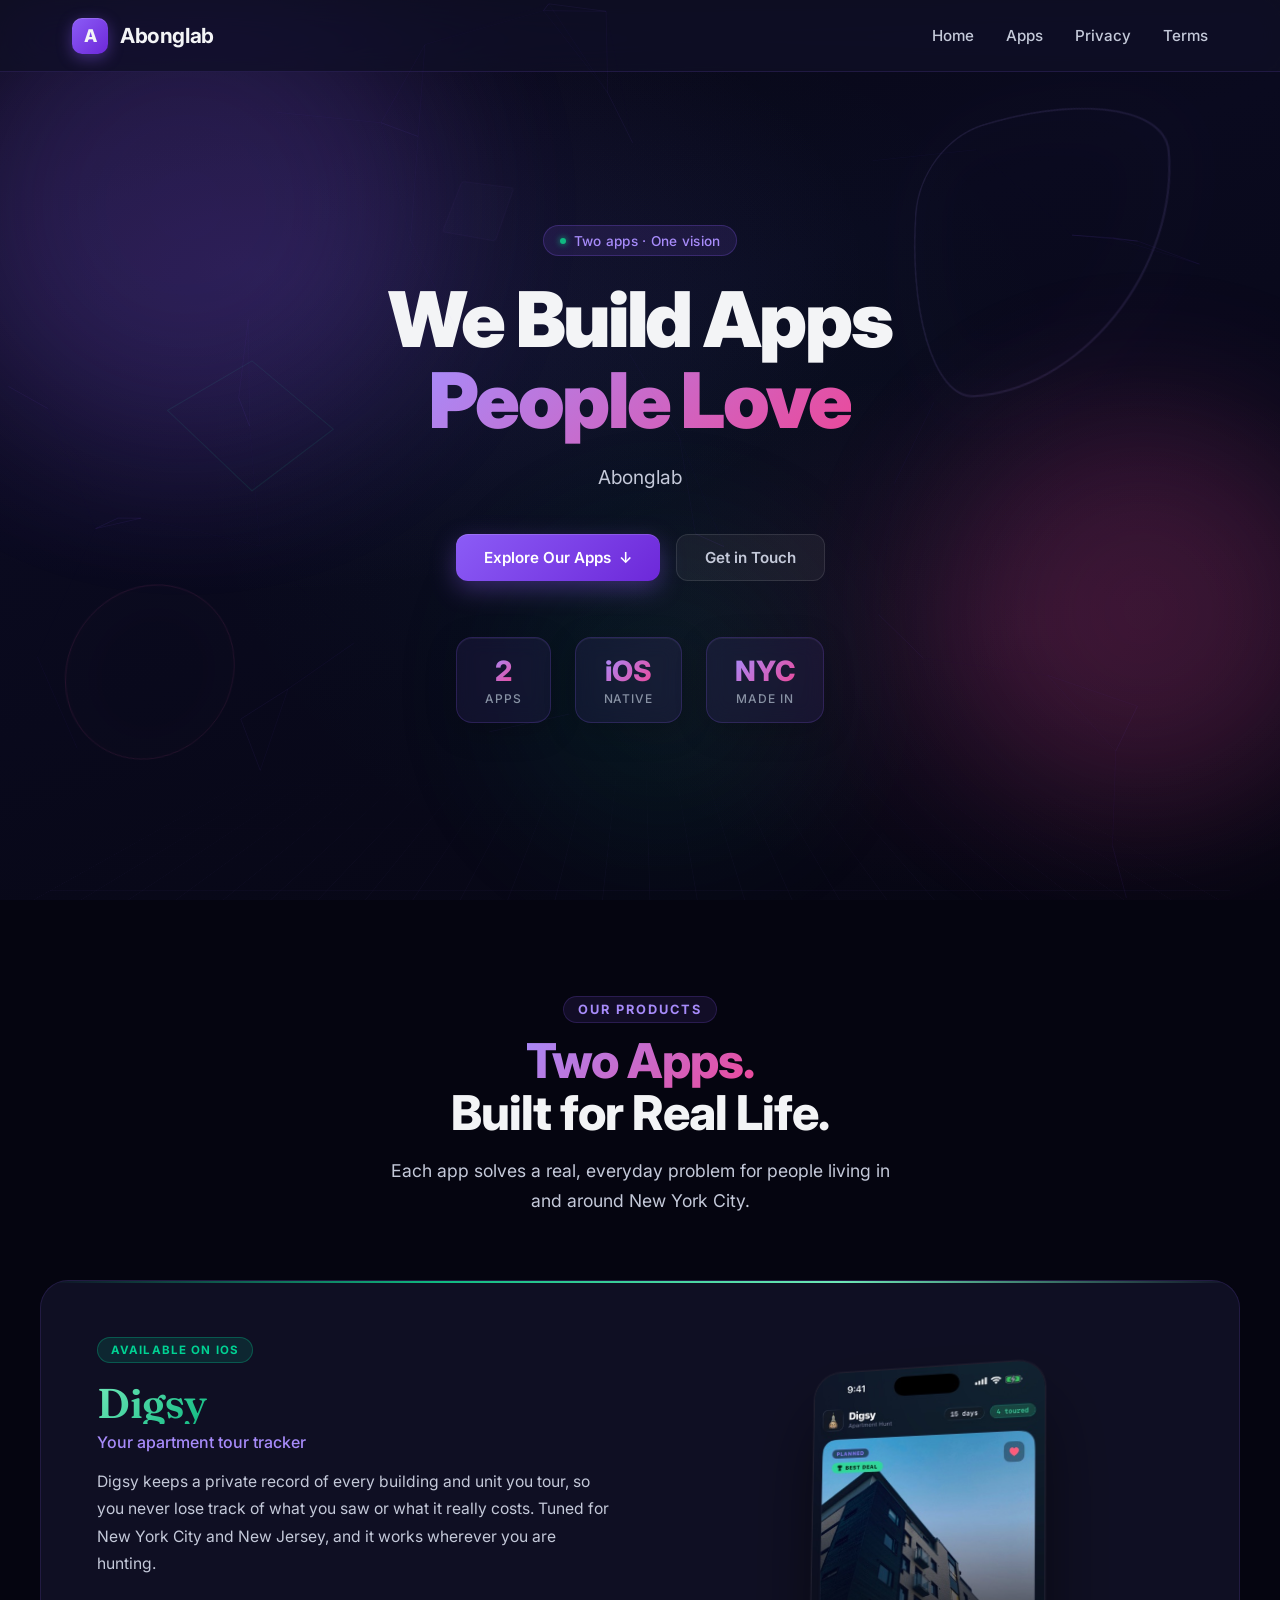
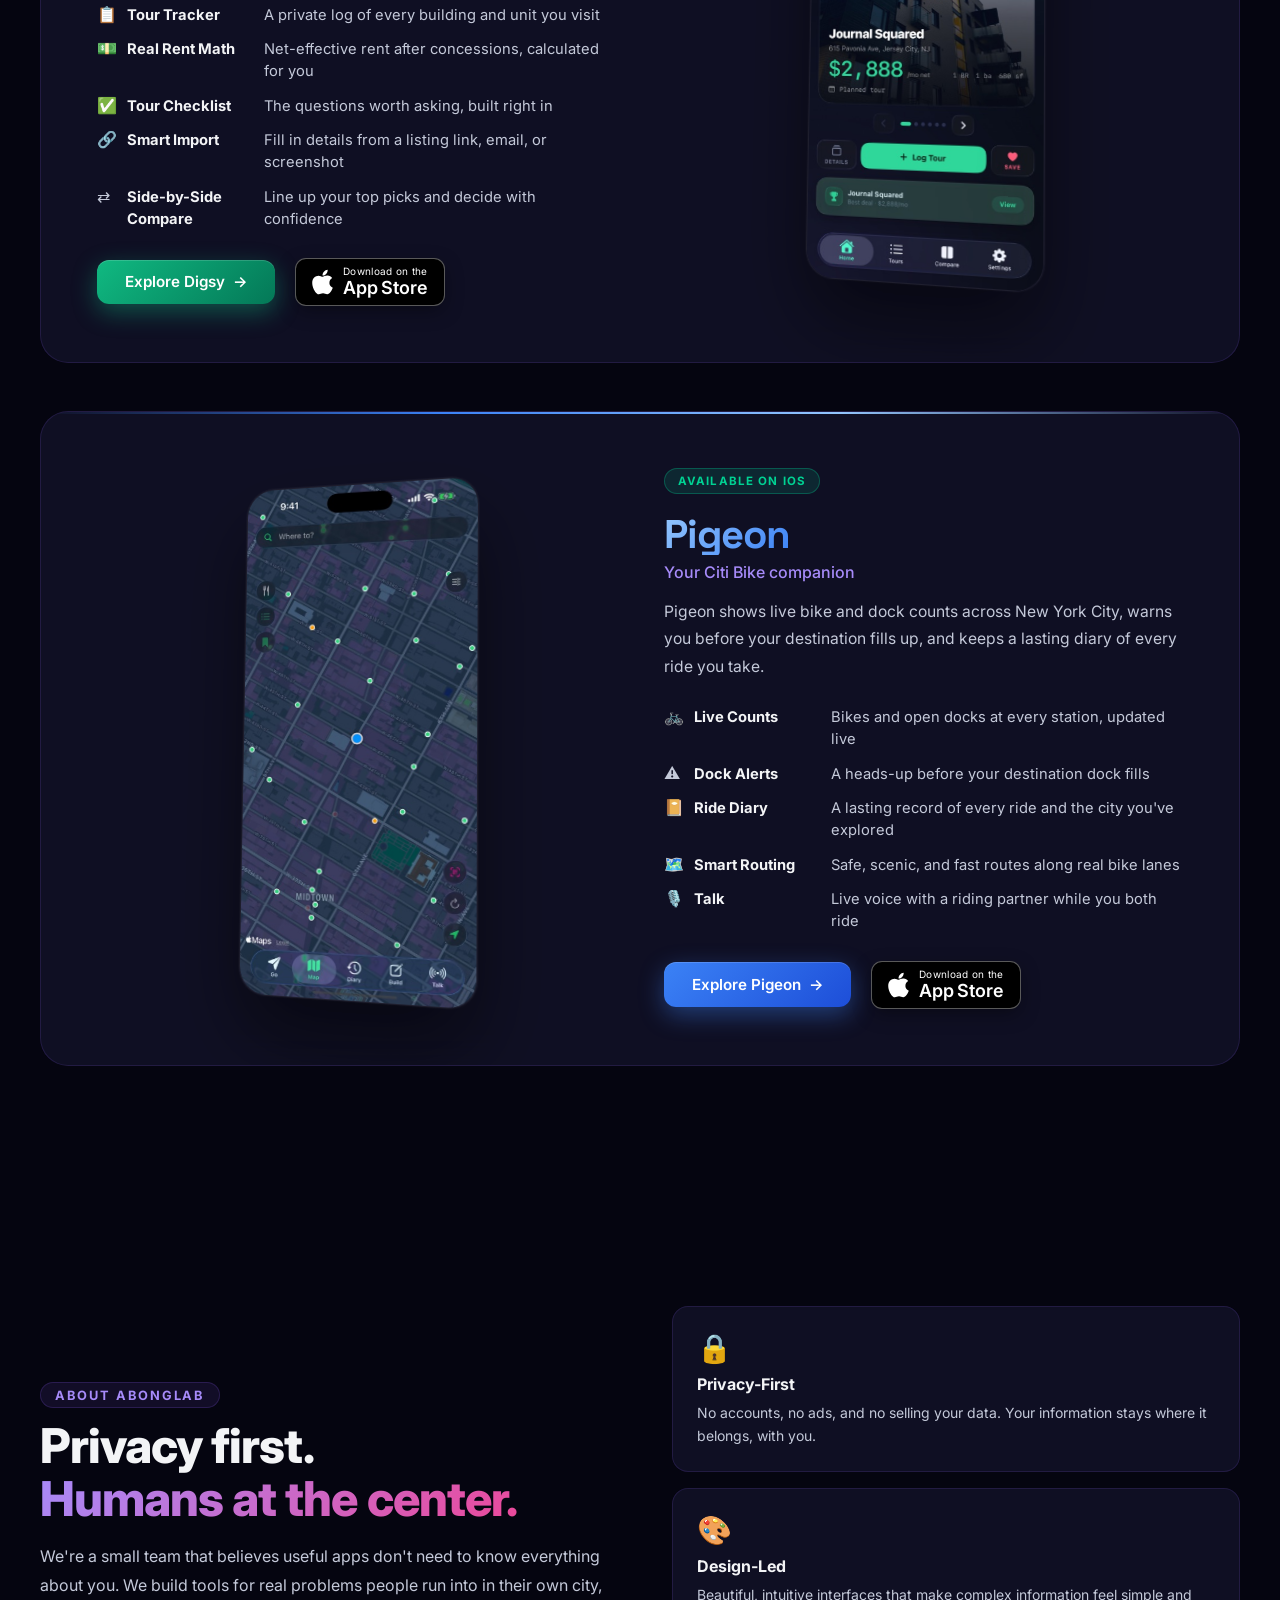
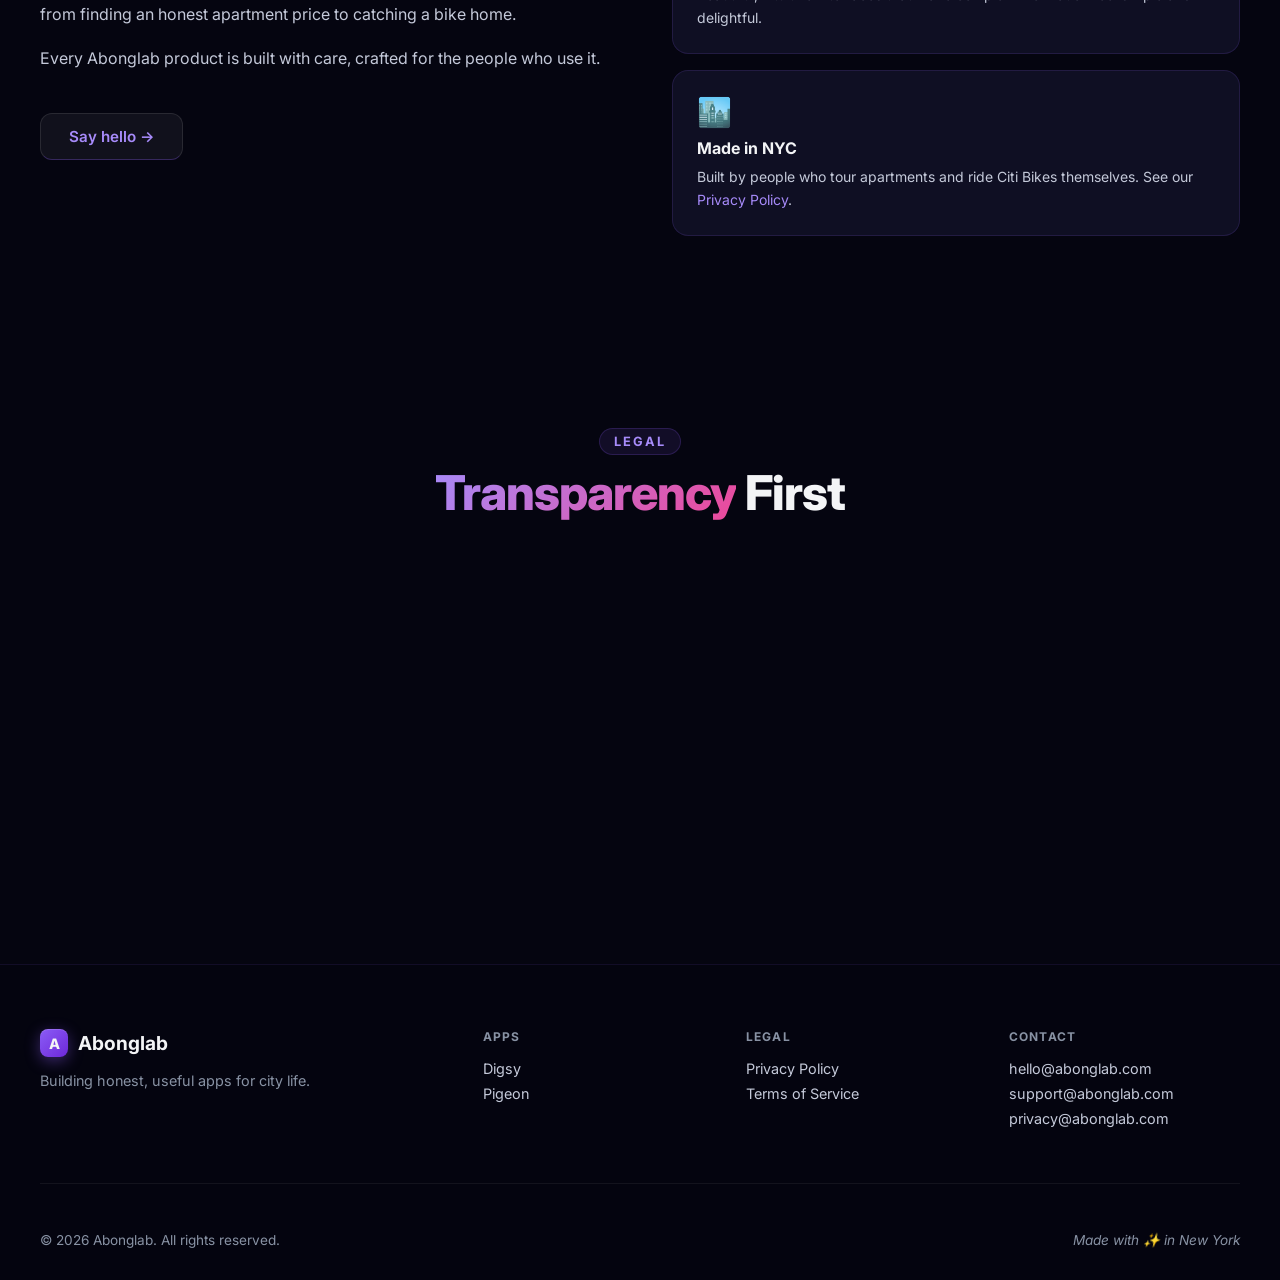
<file: index.html>
<!DOCTYPE html>
<html lang="en">
<head>
    <meta charset="UTF-8">
    <meta name="viewport" content="width=device-width, initial-scale=1.0">
    <title>Abonglab - Apps for Real Life in New York</title>
    <link rel="stylesheet" href="styles.css">
    <link rel="preconnect" href="https://fonts.googleapis.com">
    <link rel="preconnect" href="https://fonts.gstatic.com" crossorigin>
    <link href="https://fonts.googleapis.com/css2?family=Inter:wght@300;400;500;600;700;800;900&family=Fraunces:opsz,wght@9..144,600;9..144,700&family=Space+Grotesk:wght@600;700&display=swap" rel="stylesheet">
</head>
<body>
    <!-- Magical cursor trail -->
    <canvas id="canvas"></canvas>

    <!-- Floating particles -->
    <div class="particles" id="particles"></div>

    <!-- 3D Scene Background -->
    <div class="scene-bg">
        <div class="scene-plane"></div>
        <div class="scene-grid"></div>
    </div>

    <!-- Navigation -->
    <nav class="navbar">
        <div class="nav-container">
            <div class="logo">
                <div class="logo-mark">A</div>
                <span class="logo-text">Abonglab</span>
            </div>
            <div class="nav-links">
                <a href="#home" class="nav-link smooth-scroll">Home</a>
                <a href="#apps" class="nav-link smooth-scroll">Apps</a>
                <a href="privacy.html" class="nav-link magic-link">Privacy</a>
                <a href="terms.html" class="nav-link magic-link">Terms</a>
            </div>
        </div>
    </nav>

    <!-- Hero Section -->
    <section class="hero" id="home">
        <!-- 3D floating geometry -->
        <div class="geo geo-1"></div>
        <div class="geo geo-2"></div>
        <div class="geo geo-3"></div>
        <div class="geo geo-4"></div>

        <div class="hero-content">
            <div class="hero-badge scroll-reveal">
                <span class="badge-dot"></span>
                Two apps · One vision
            </div>

            <h1 class="hero-title scroll-reveal">
                We Build Apps<br>
                <span class="gradient-text">People Love</span>
            </h1>

            <p class="hero-subtitle scroll-reveal">
                Abonglab crafts honest, useful apps for everyday city life: finding your next apartment and exploring New York by bike.
            </p>

            <div class="cta-buttons scroll-reveal">
                <a href="#apps" class="btn btn-primary magic-wand smooth-scroll">
                    <span class="btn-text">Explore Our Apps</span>
                    <span class="btn-arrow">↓</span>
                </a>
                <a href="mailto:hello@abonglab.com" class="btn btn-ghost">
                    <span class="btn-text">Get in Touch</span>
                </a>
            </div>

            <!-- Floating metric cards -->
            <div class="hero-stats scroll-reveal">
                <div class="stat-card">
                    <span class="stat-number">2</span>
                    <span class="stat-label">Apps</span>
                </div>
                <div class="stat-card">
                    <span class="stat-number">iOS</span>
                    <span class="stat-label">Native</span>
                </div>
                <div class="stat-card">
                    <span class="stat-number">NYC</span>
                    <span class="stat-label">Made in</span>
                </div>
            </div>
        </div>

        <!-- Floating orbs -->
        <div class="orb orb-1"></div>
        <div class="orb orb-2"></div>
        <div class="orb orb-3"></div>
    </section>

    <!-- Apps Section -->
    <section class="apps-section" id="apps">
        <div class="container">
            <div class="section-header scroll-reveal">
                <span class="section-eyebrow">Our Products</span>
                <h2 class="section-title">
                    <span class="gradient-text">Two Apps.</span><br>Built for Real Life.
                </h2>
                <p class="section-desc">Each app solves a real, everyday problem for people living in and around New York City.</p>
            </div>

            <!-- Digsy App Card -->
            <div class="app-card app-card--digsy scroll-reveal" data-tilt>
                <div class="app-card__inner">
                    <div class="app-card__content">
                        <div class="app-tag app-tag--live">Available on iOS</div>
                        <h3 class="app-title"><a href="digsy/" class="app-wordmark app-wordmark--digsy">Digsy</a></h3>
                        <p class="app-tagline">Your apartment tour tracker</p>
                        <p class="app-desc">
                            Digsy keeps a private record of every building and unit you tour, so you never lose track of what you saw or what it really costs. Tuned for New York City and New Jersey, and it works wherever you are hunting.
                        </p>
                        <ul class="app-features">
                            <li><span class="feat-icon">📋</span><strong class="feat-label">Tour Tracker</strong><span class="feat-desc">A private log of every building and unit you visit</span></li>
                            <li><span class="feat-icon">💵</span><strong class="feat-label">Real Rent Math</strong><span class="feat-desc">Net-effective rent after concessions, calculated for you</span></li>
                            <li><span class="feat-icon">✅</span><strong class="feat-label">Tour Checklist</strong><span class="feat-desc">The questions worth asking, built right in</span></li>
                            <li><span class="feat-icon">🔗</span><strong class="feat-label">Smart Import</strong><span class="feat-desc">Fill in details from a listing link, email, or screenshot</span></li>
                            <li><span class="feat-icon">⇄</span><strong class="feat-label">Side-by-Side Compare</strong><span class="feat-desc">Line up your top picks and decide with confidence</span></li>
                        </ul>
                        <div class="app-cta">
                            <a href="digsy/" class="btn btn-digsy">
                                <span class="btn-text">Explore Digsy</span>
                                <span class="btn-arrow">→</span>
                            </a>
                            <a href="#" class="appstore-badge" aria-label="Download on the App Store">
                                <!-- TODO: replace with real App Store URL -->
                                <svg class="appstore-badge__glyph" viewBox="0 0 384 512" fill="#fff" aria-hidden="true"><path d="M318.7 268.7c-.2-36.7 16.4-64.4 50-84.8-18.8-26.9-47.2-41.7-84.7-44.6-35.5-2.8-74.3 20.7-88.5 20.7-15 0-49.4-19.7-76.4-19.7C63.3 141.2 4 184.8 4 273.5q0 39.3 14.4 81.2c12.8 36.7 59 126.7 107.2 125.2 25.2-.6 43-17.9 75.8-17.9 31.8 0 48.3 17.9 76.4 17.9 48.6-.7 90.4-82.5 102.6-119.3-65.2-30.7-61.7-90-61.7-91.9zm-56.6-164.2c27.3-32.4 24.8-61.9 24-72.5-24.1 1.4-52 16.4-67.9 34.9-17.5 19.8-27.8 44.3-25.6 71.9 26.1 2 49.9-11.4 69.5-34.3z"/></svg>
                                <span class="appstore-badge__text">
                                    <span class="appstore-badge__line1">Download on the</span>
                                    <span class="appstore-badge__line2">App Store</span>
                                </span>
                            </a>
                        </div>
                    </div>
                    <a href="digsy/" class="app-card__visual app-card__visual--digsy">
                        <div class="phone-mockup">
                            <img class="phone-shot" src="assets/digsy-home.jpg" alt="Digsy showing a toured apartment with its net-effective rent and best-deal badge" loading="lazy" width="414" height="900">
                        </div>
                    </a>
                </div>
                <div class="app-card__glow app-card__glow--digsy"></div>
            </div>

            <!-- Pigeon App Card -->
            <div class="app-card app-card--pigeon scroll-reveal" data-tilt>
                <div class="app-card__inner app-card__inner--reverse">
                    <div class="app-card__content">
                        <div class="app-tag app-tag--live">Available on iOS</div>
                        <h3 class="app-title"><a href="pigeon/" class="app-wordmark app-wordmark--pigeon">Pigeon</a></h3>
                        <p class="app-tagline">Your Citi Bike companion</p>
                        <p class="app-desc">
                            Pigeon shows live bike and dock counts across New York City, warns you before your destination fills up, and keeps a lasting diary of every ride you take.
                        </p>
                        <ul class="app-features">
                            <li><span class="feat-icon">🚲</span><strong class="feat-label">Live Counts</strong><span class="feat-desc">Bikes and open docks at every station, updated live</span></li>
                            <li><span class="feat-icon">⚠️</span><strong class="feat-label">Dock Alerts</strong><span class="feat-desc">A heads-up before your destination dock fills</span></li>
                            <li><span class="feat-icon">📔</span><strong class="feat-label">Ride Diary</strong><span class="feat-desc">A lasting record of every ride and the city you've explored</span></li>
                            <li><span class="feat-icon">🗺️</span><strong class="feat-label">Smart Routing</strong><span class="feat-desc">Safe, scenic, and fast routes along real bike lanes</span></li>
                            <li><span class="feat-icon">🎙️</span><strong class="feat-label">Talk</strong><span class="feat-desc">Live voice with a riding partner while you both ride</span></li>
                        </ul>
                        <div class="app-cta">
                            <a href="pigeon/" class="btn btn-pigeon">
                                <span class="btn-text">Explore Pigeon</span>
                                <span class="btn-arrow">→</span>
                            </a>
                            <a href="#" class="appstore-badge" aria-label="Download on the App Store">
                                <!-- TODO: replace with real App Store URL -->
                                <svg class="appstore-badge__glyph" viewBox="0 0 384 512" fill="#fff" aria-hidden="true"><path d="M318.7 268.7c-.2-36.7 16.4-64.4 50-84.8-18.8-26.9-47.2-41.7-84.7-44.6-35.5-2.8-74.3 20.7-88.5 20.7-15 0-49.4-19.7-76.4-19.7C63.3 141.2 4 184.8 4 273.5q0 39.3 14.4 81.2c12.8 36.7 59 126.7 107.2 125.2 25.2-.6 43-17.9 75.8-17.9 31.8 0 48.3 17.9 76.4 17.9 48.6-.7 90.4-82.5 102.6-119.3-65.2-30.7-61.7-90-61.7-91.9zm-56.6-164.2c27.3-32.4 24.8-61.9 24-72.5-24.1 1.4-52 16.4-67.9 34.9-17.5 19.8-27.8 44.3-25.6 71.9 26.1 2 49.9-11.4 69.5-34.3z"/></svg>
                                <span class="appstore-badge__text">
                                    <span class="appstore-badge__line1">Download on the</span>
                                    <span class="appstore-badge__line2">App Store</span>
                                </span>
                            </a>
                        </div>
                    </div>
                    <a href="pigeon/" class="app-card__visual app-card__visual--pigeon">
                        <div class="phone-mockup">
                            <img class="phone-shot" src="assets/pigeon-live-map.jpg" alt="Pigeon showing live Citi Bike station counts on a map of New York" loading="lazy" width="414" height="900">
                        </div>
                    </a>
                </div>
                <div class="app-card__glow app-card__glow--pigeon"></div>
            </div>
        </div>
    </section>

    <!-- About / Mission Section -->
    <section class="mission-section scroll-reveal">
        <div class="container">
            <div class="mission-grid">
                <div class="mission-text">
                    <span class="section-eyebrow">About Abonglab</span>
                    <h2 class="section-title">Privacy first.<br><span class="gradient-text">Humans at the center.</span></h2>
                    <p>We're a small team that believes useful apps don't need to know everything about you. We build tools for real problems people run into in their own city, from finding an honest apartment price to catching a bike home.</p>
                    <p>Every Abonglab product is built with care, crafted for the people who use it.</p>
                    <a href="mailto:hello@abonglab.com" class="btn btn-ghost" style="margin-top:1.5rem">
                        Say hello →
                    </a>
                </div>
                <div class="mission-values">
                    <div class="value-card" data-tilt>
                        <div class="value-icon">🔒</div>
                        <h4>Privacy-First</h4>
                        <p>No accounts, no ads, and no selling your data. Your information stays where it belongs, with you.</p>
                    </div>
                    <div class="value-card" data-tilt>
                        <div class="value-icon">🎨</div>
                        <h4>Design-Led</h4>
                        <p>Beautiful, intuitive interfaces that make complex information feel simple and delightful.</p>
                    </div>
                    <div class="value-card" data-tilt>
                        <div class="value-icon">🏙️</div>
                        <h4>Made in NYC</h4>
                        <p>Built by people who tour apartments and ride Citi Bikes themselves. See our <a href="privacy.html">Privacy Policy</a>.</p>
                    </div>
                </div>
            </div>
        </div>
    </section>

    <!-- Legal Section -->
    <section class="cards-section scroll-reveal">
        <div class="container">
            <div class="section-header">
                <span class="section-eyebrow">Legal</span>
                <h2 class="section-title"><span class="gradient-text">Transparency</span> First</h2>
            </div>

            <div class="cards-grid">
                <div class="card" data-tilt>
                    <div class="card-icon">🔒</div>
                    <h3 class="card-title">Privacy Policy</h3>
                    <p class="card-description">
                        How we collect, use, and protect your data across all Abonglab apps, including Digsy and Pigeon.
                    </p>
                    <a href="privacy.html" class="card-link">
                        Read Policy <span class="arrow">→</span>
                    </a>
                    <div class="card-glow"></div>
                </div>

                <div class="card" data-tilt>
                    <div class="card-icon">⚖️</div>
                    <h3 class="card-title">Terms of Service</h3>
                    <p class="card-description">
                        Your rights and responsibilities when using Digsy, Pigeon, and any future Abonglab product.
                    </p>
                    <a href="terms.html" class="card-link">
                        Read Terms <span class="arrow">→</span>
                    </a>
                    <div class="card-glow"></div>
                </div>

                <div class="card" data-tilt>
                    <div class="card-icon">✉️</div>
                    <h3 class="card-title">Contact Us</h3>
                    <p class="card-description">
                        Questions, feedback, privacy requests, or support: we're a small team and we actually respond.
                    </p>
                    <a href="mailto:hello@abonglab.com" class="card-link">
                        hello@abonglab.com <span class="arrow">→</span>
                    </a>
                    <div class="card-glow"></div>
                </div>
            </div>
        </div>
    </section>

    <!-- Footer -->
    <footer class="footer">
        <div class="container">
            <div class="footer-top">
                <div class="footer-brand">
                    <div class="footer-logo">
                        <div class="logo-mark logo-mark--sm">A</div>
                        <span>Abonglab</span>
                    </div>
                    <p class="footer-bio">Building honest, useful apps for city life.</p>
                </div>
                <div class="footer-links-grid">
                    <div class="footer-col">
                        <h5>Apps</h5>
                        <a href="digsy/">Digsy</a>
                        <a href="pigeon/">Pigeon</a>
                    </div>
                    <div class="footer-col">
                        <h5>Legal</h5>
                        <a href="privacy.html">Privacy Policy</a>
                        <a href="terms.html">Terms of Service</a>
                    </div>
                    <div class="footer-col">
                        <h5>Contact</h5>
                        <a href="mailto:hello@abonglab.com">hello@abonglab.com</a>
                        <a href="mailto:support@abonglab.com">support@abonglab.com</a>
                        <a href="mailto:privacy@abonglab.com">privacy@abonglab.com</a>
                    </div>
                </div>
            </div>
            <div class="footer-bottom">
                <p>© 2026 Abonglab. All rights reserved.</p>
                <p class="footer-tagline">Made with ✨ in New York</p>
            </div>
        </div>
    </footer>

    <script src="magic.js"></script>
</body>
</html>
</file>
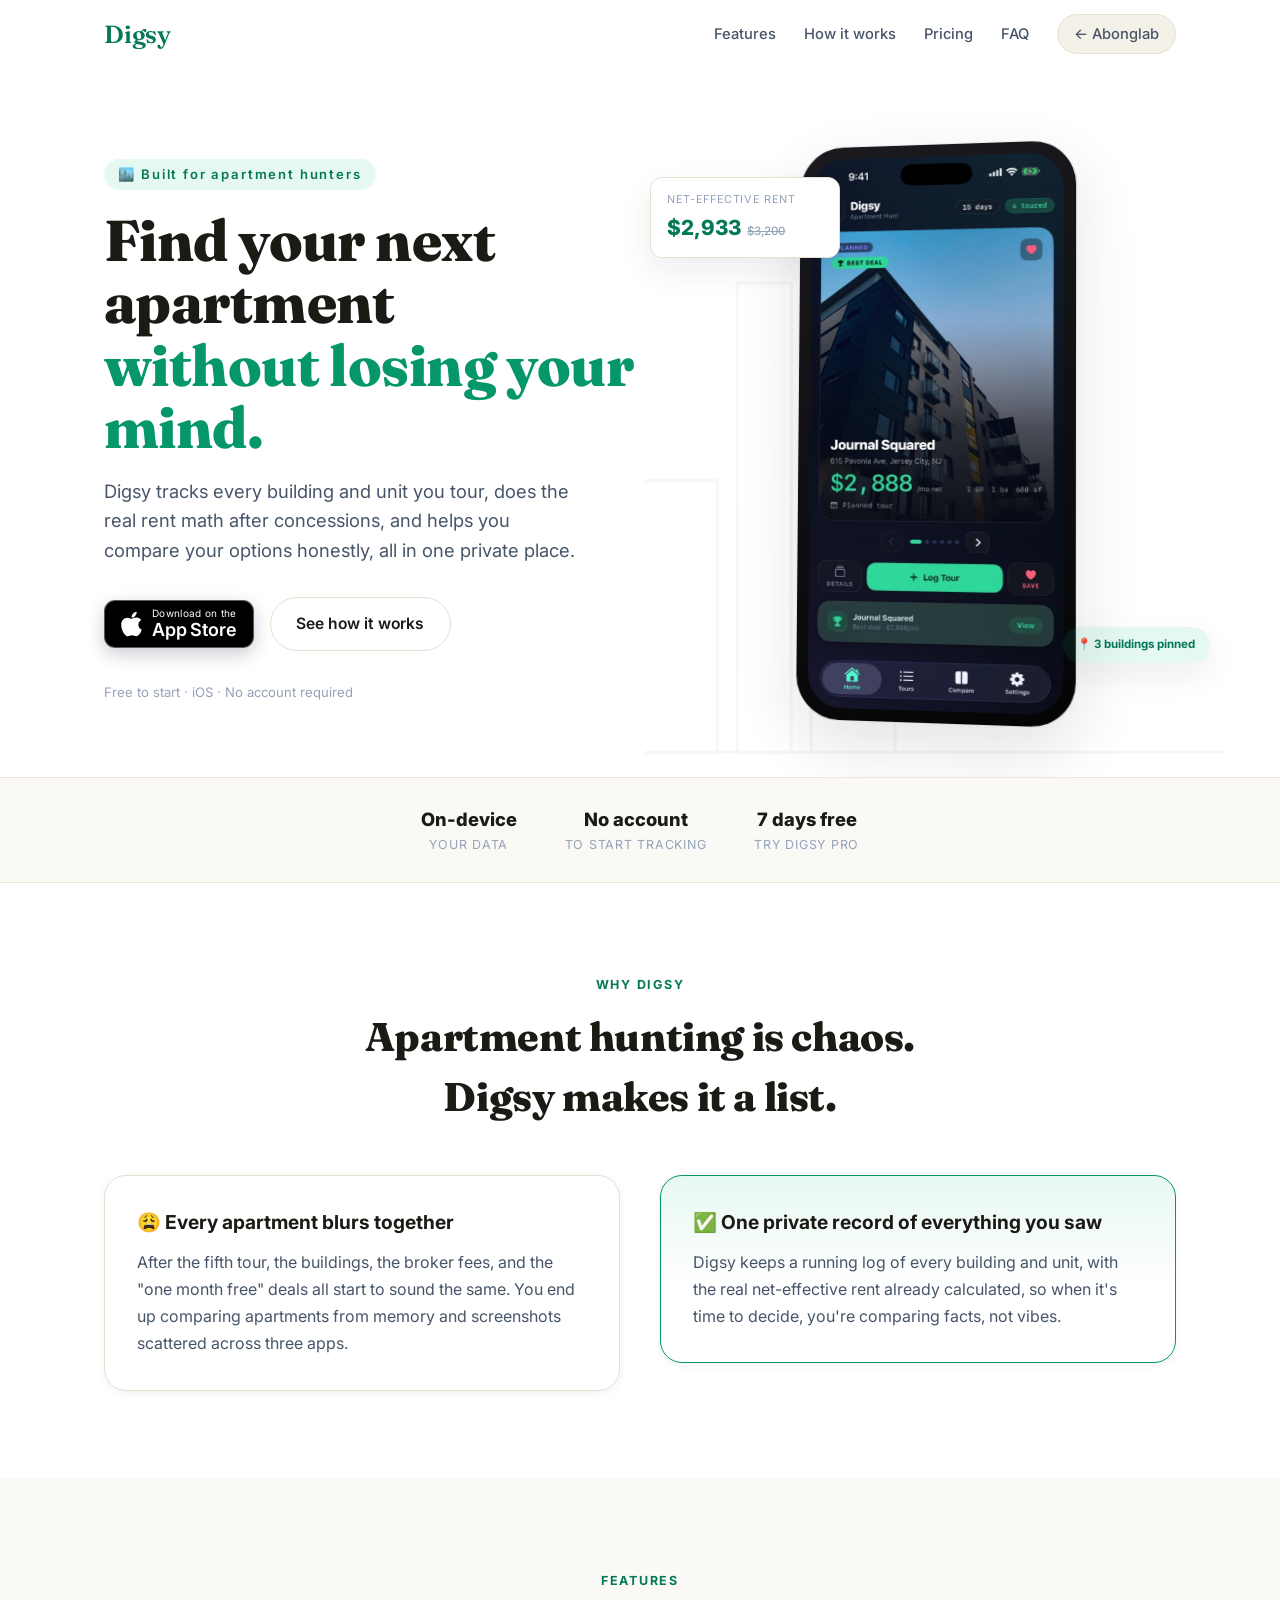
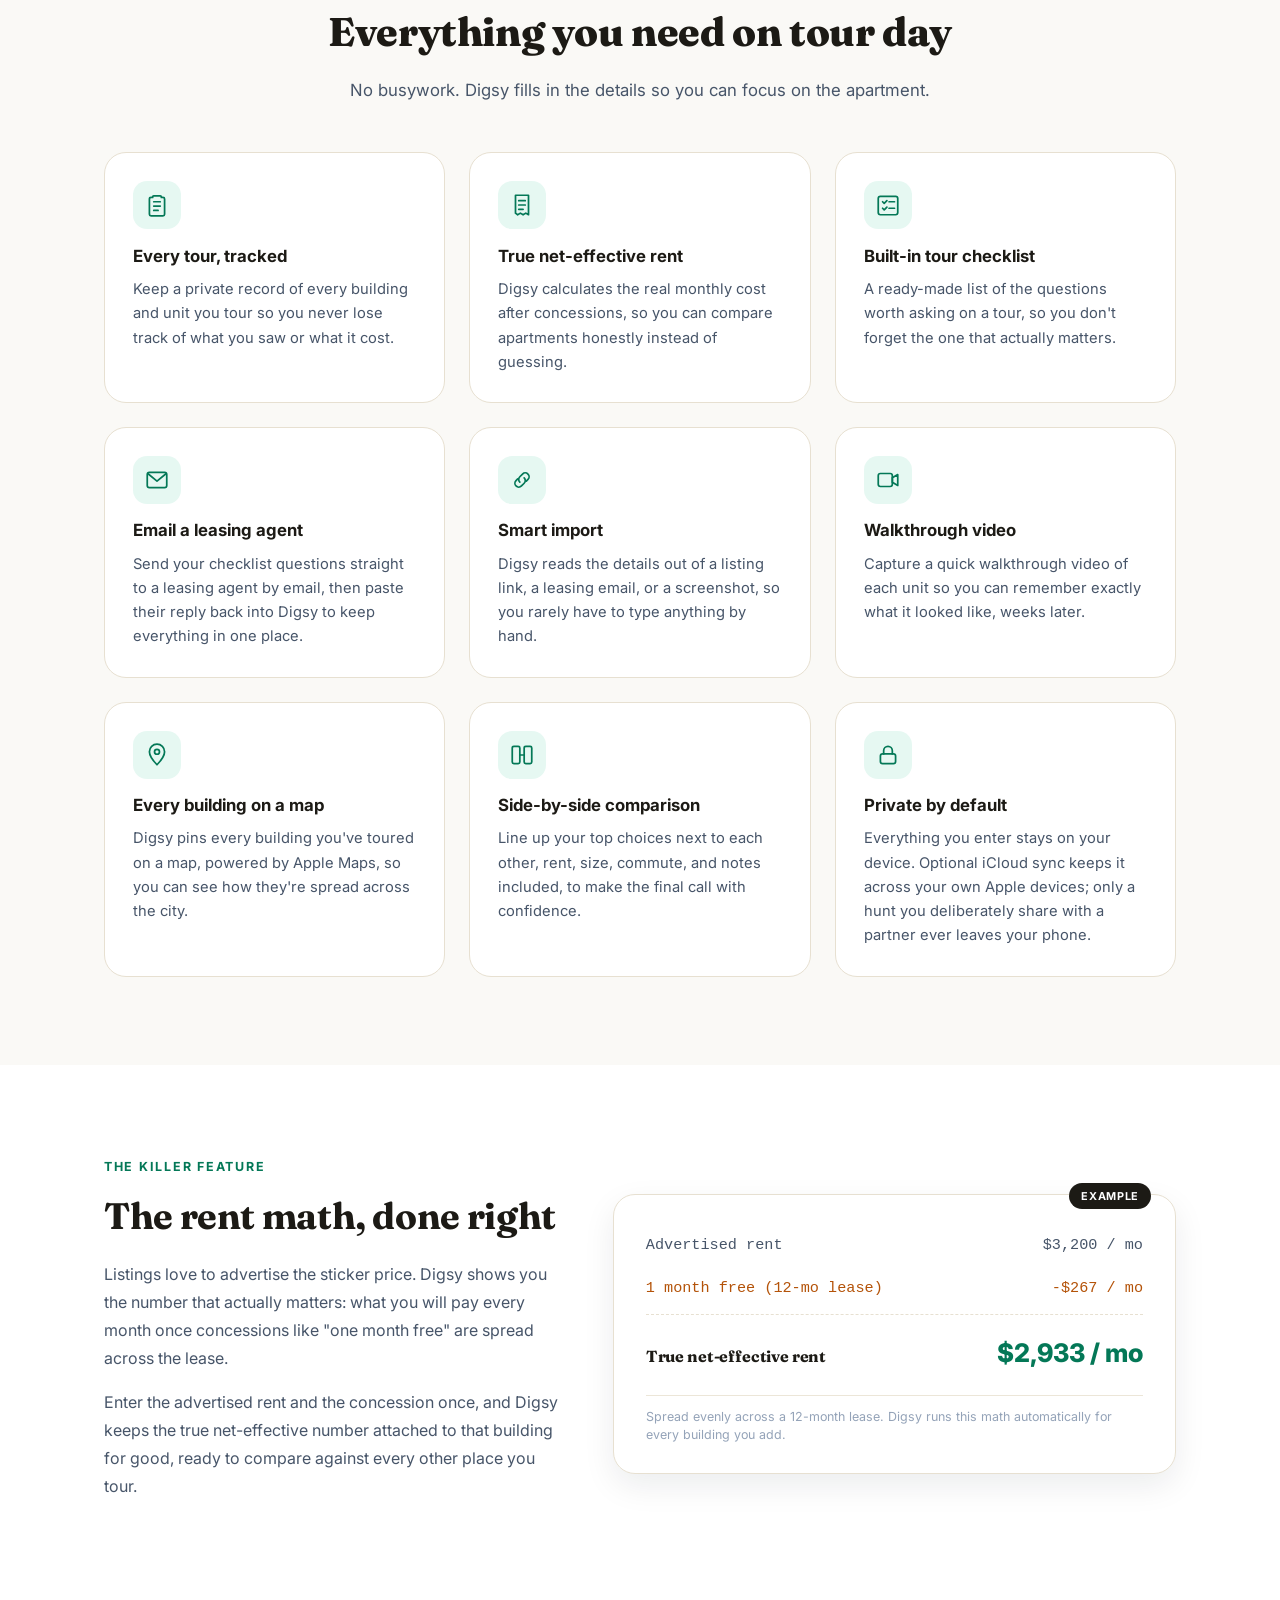
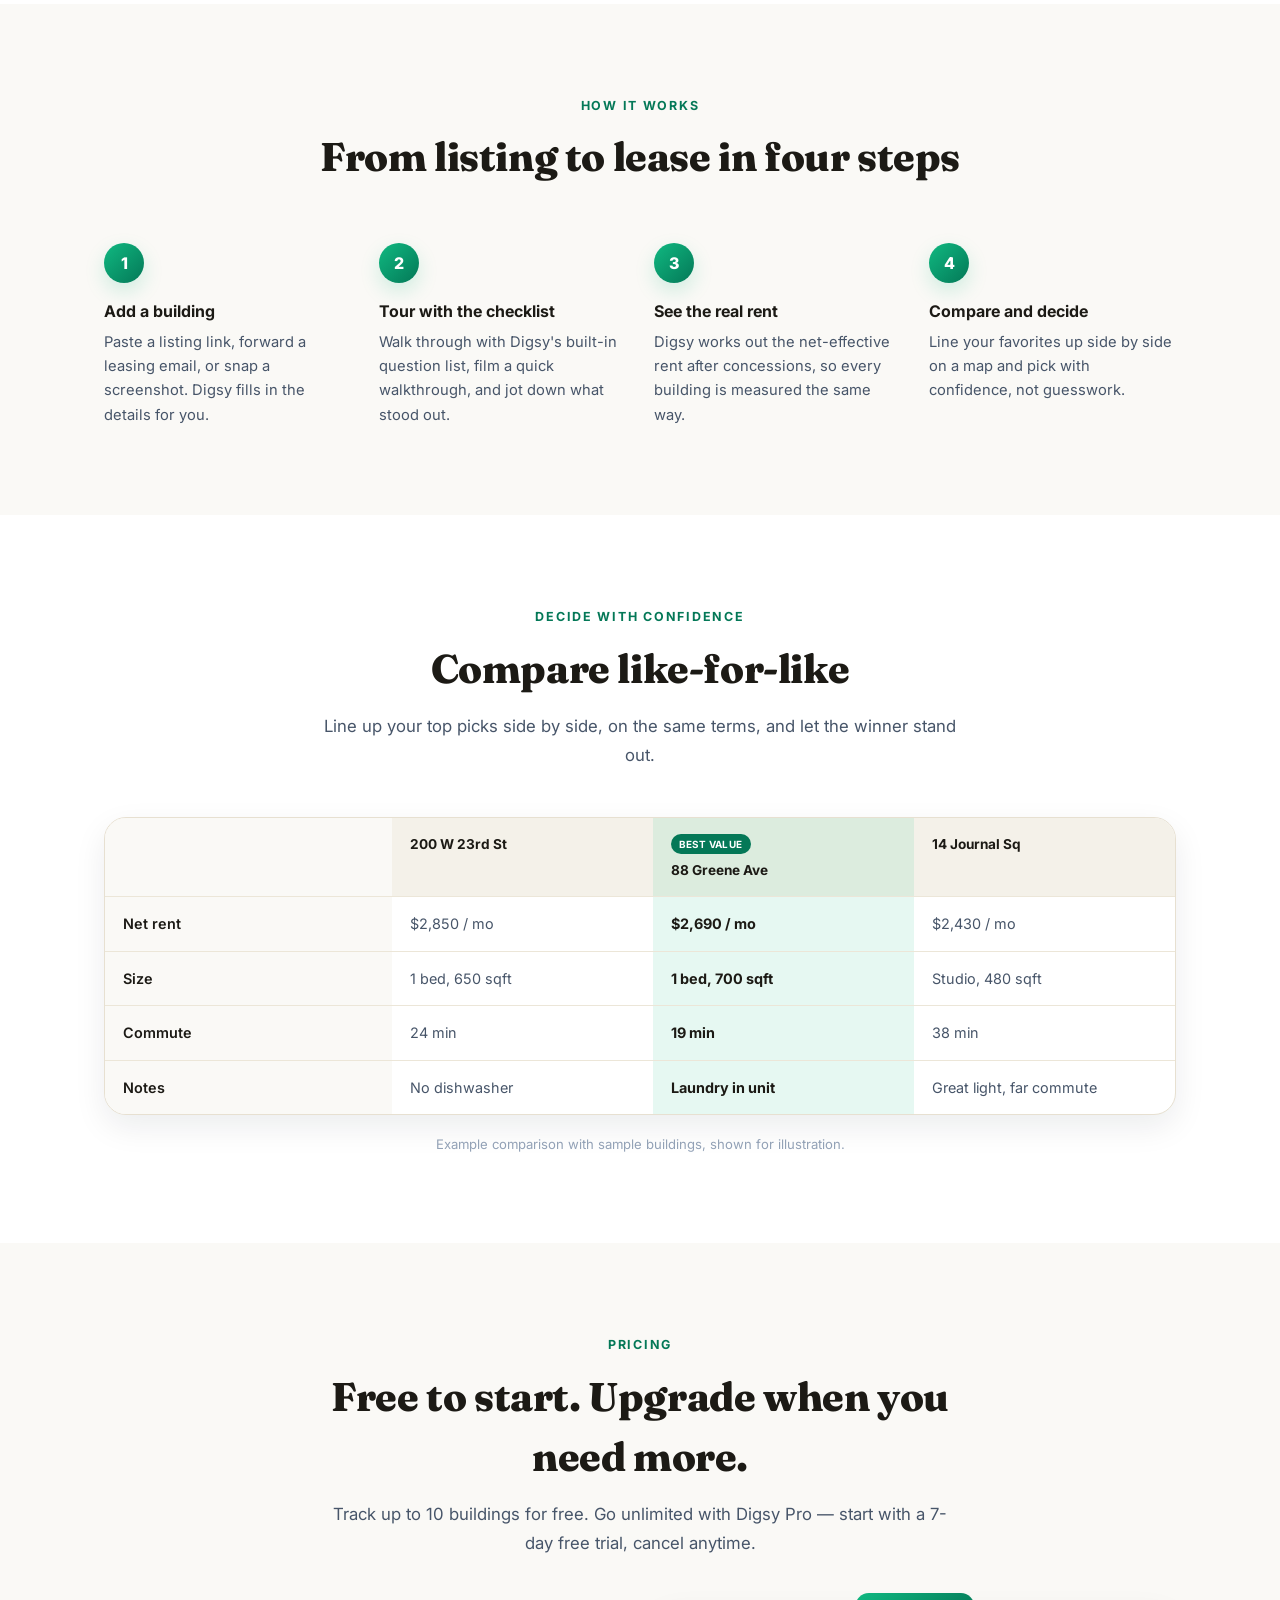
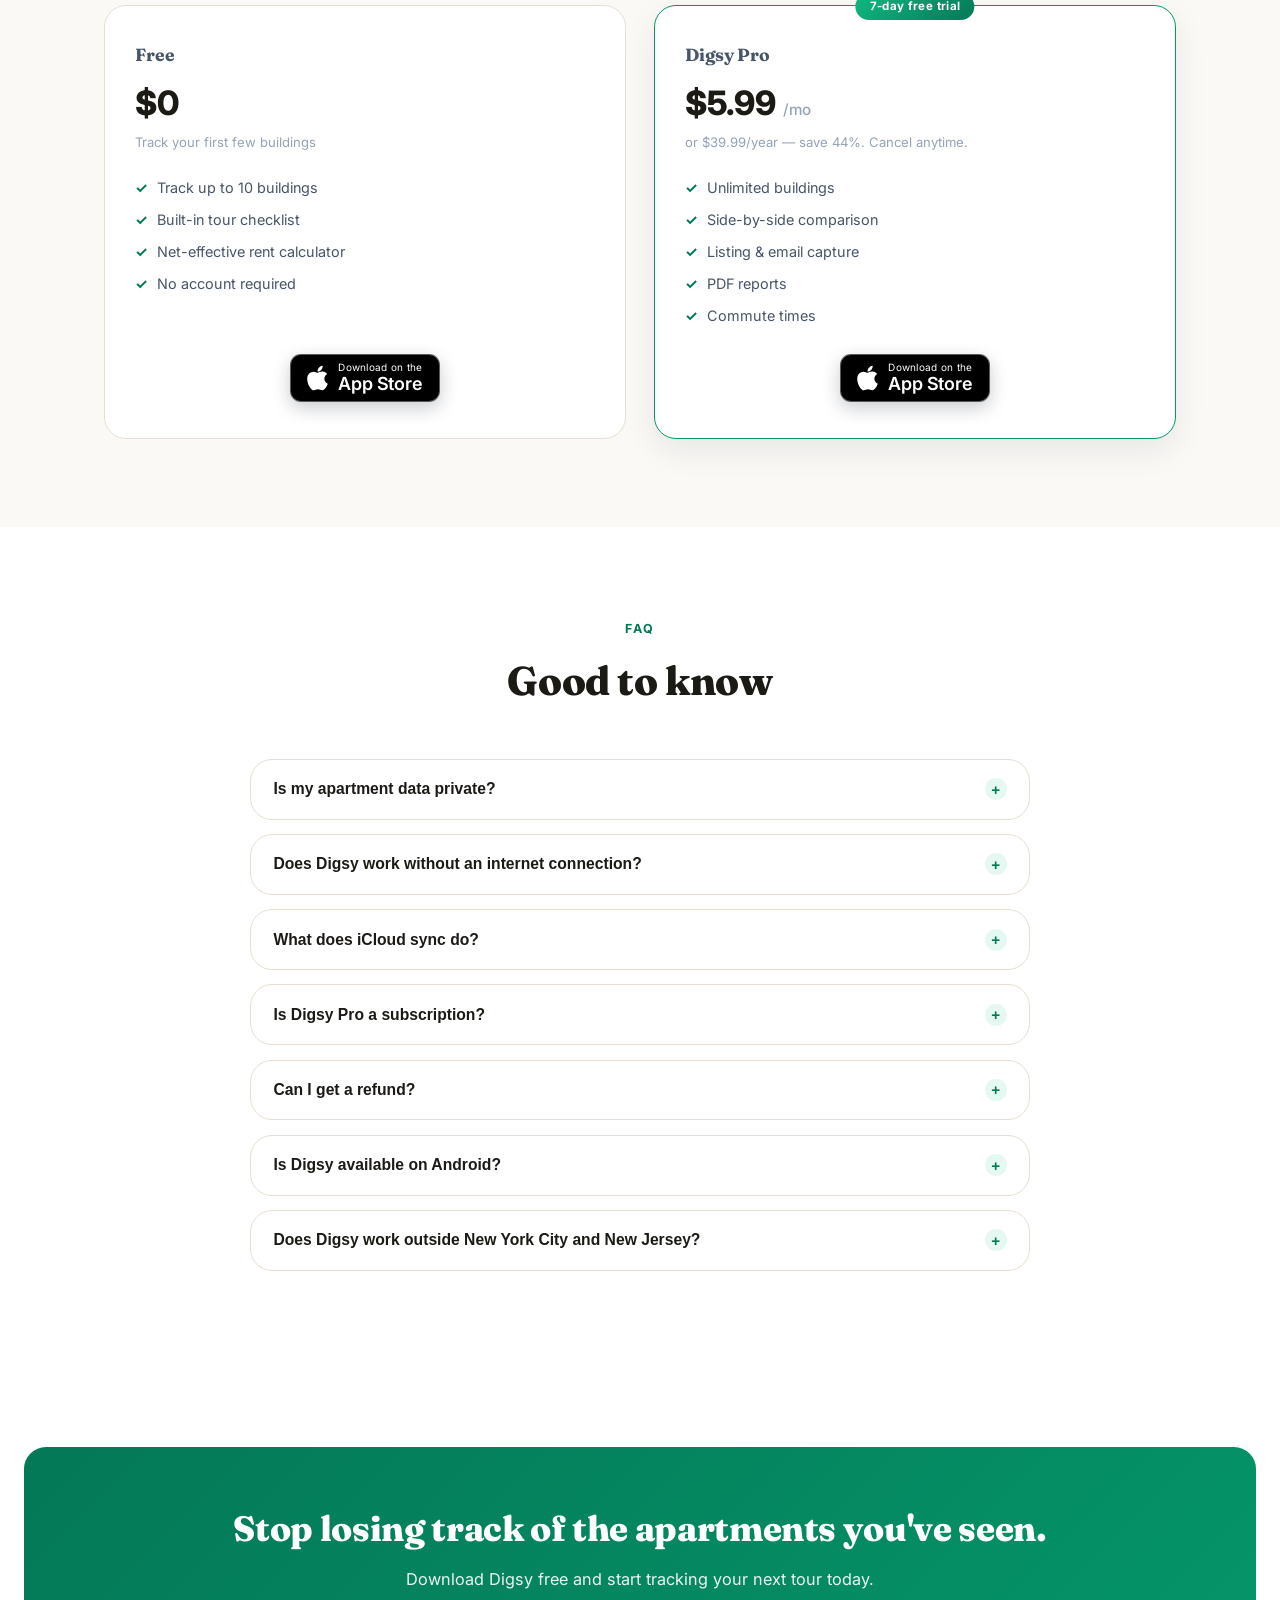
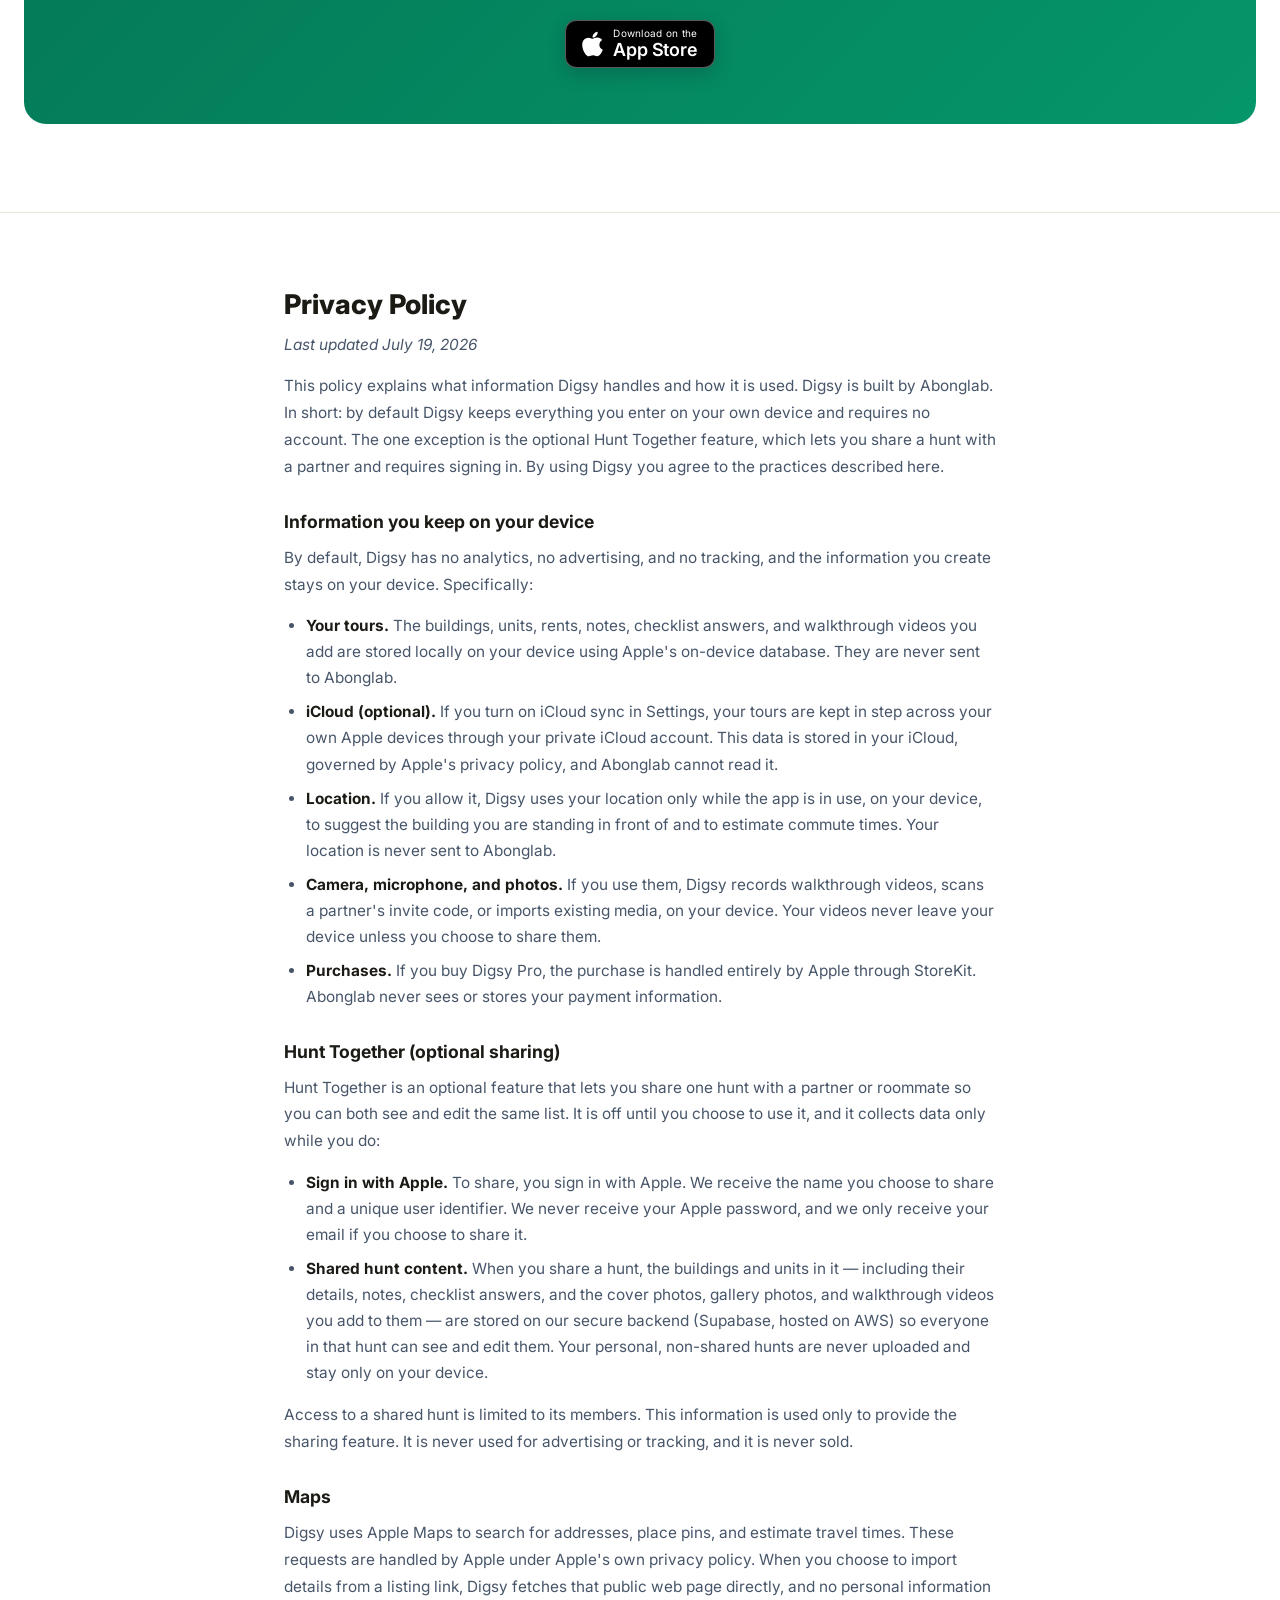
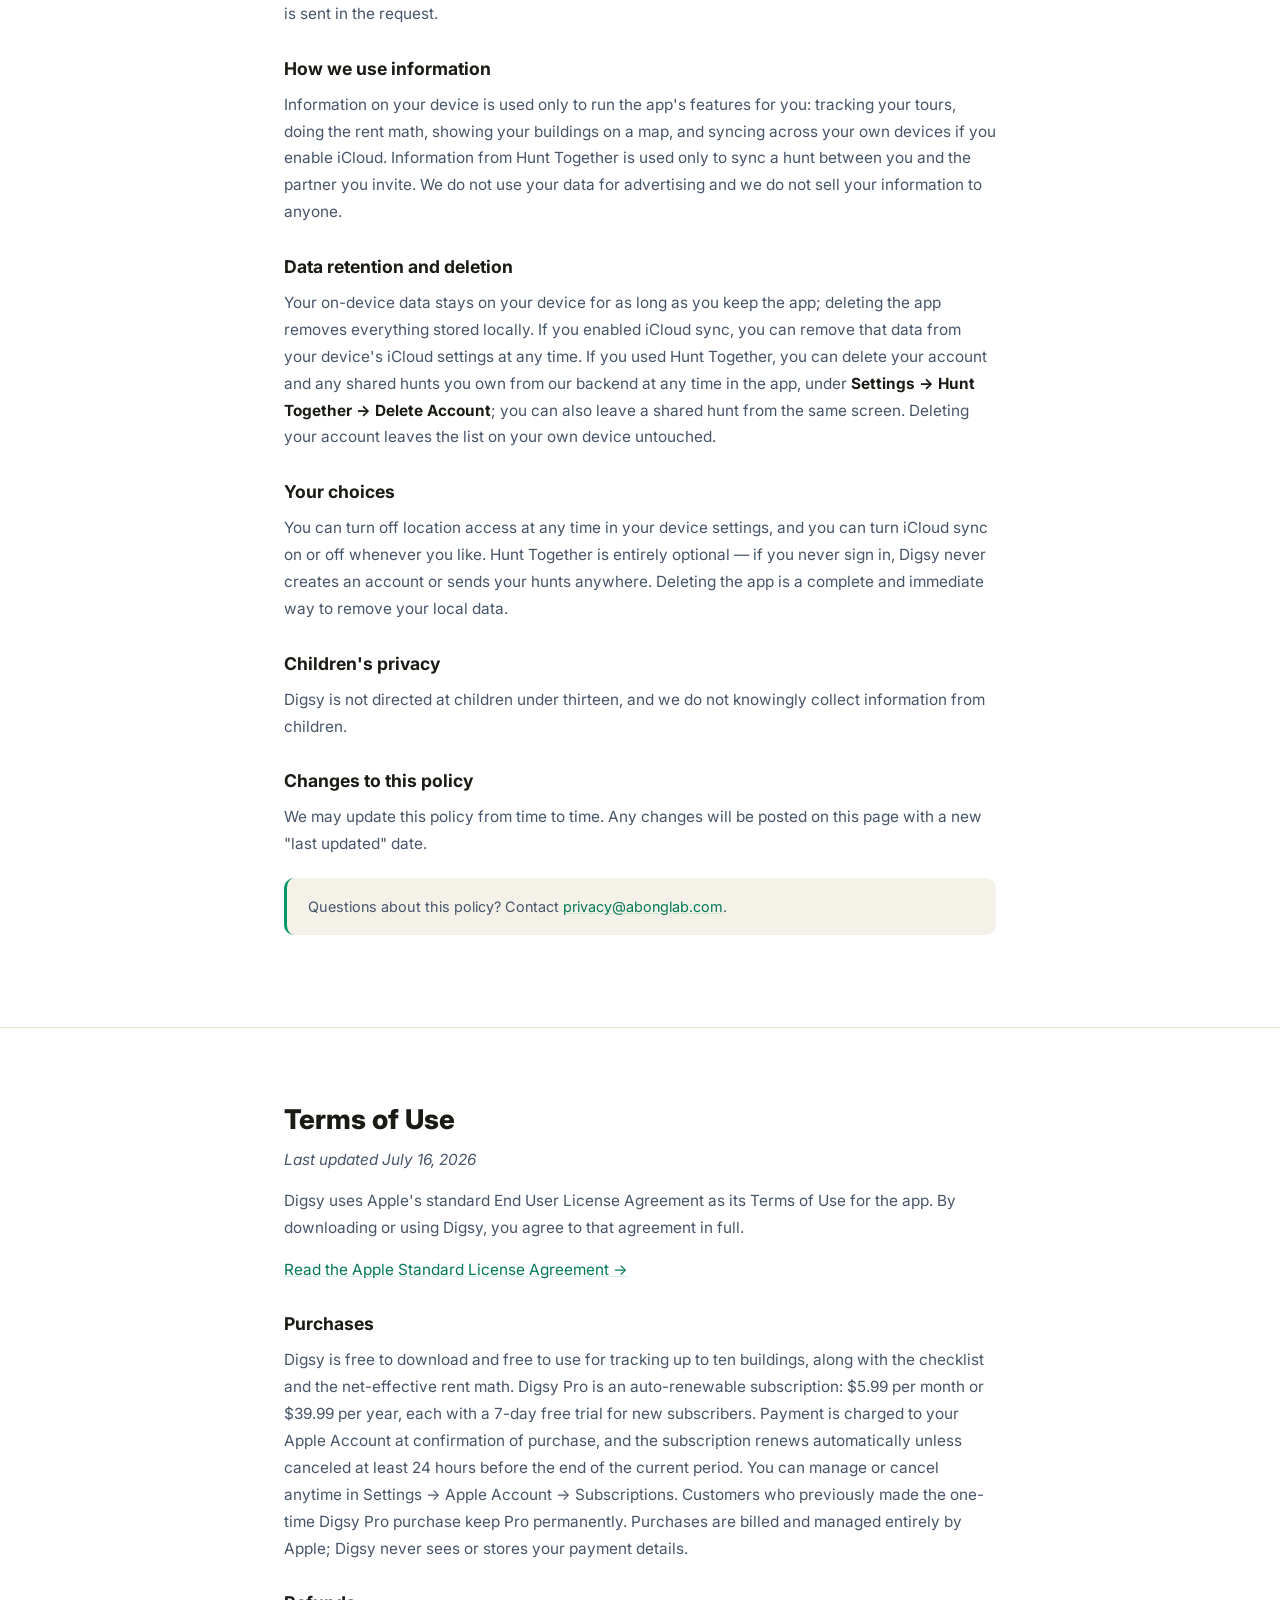
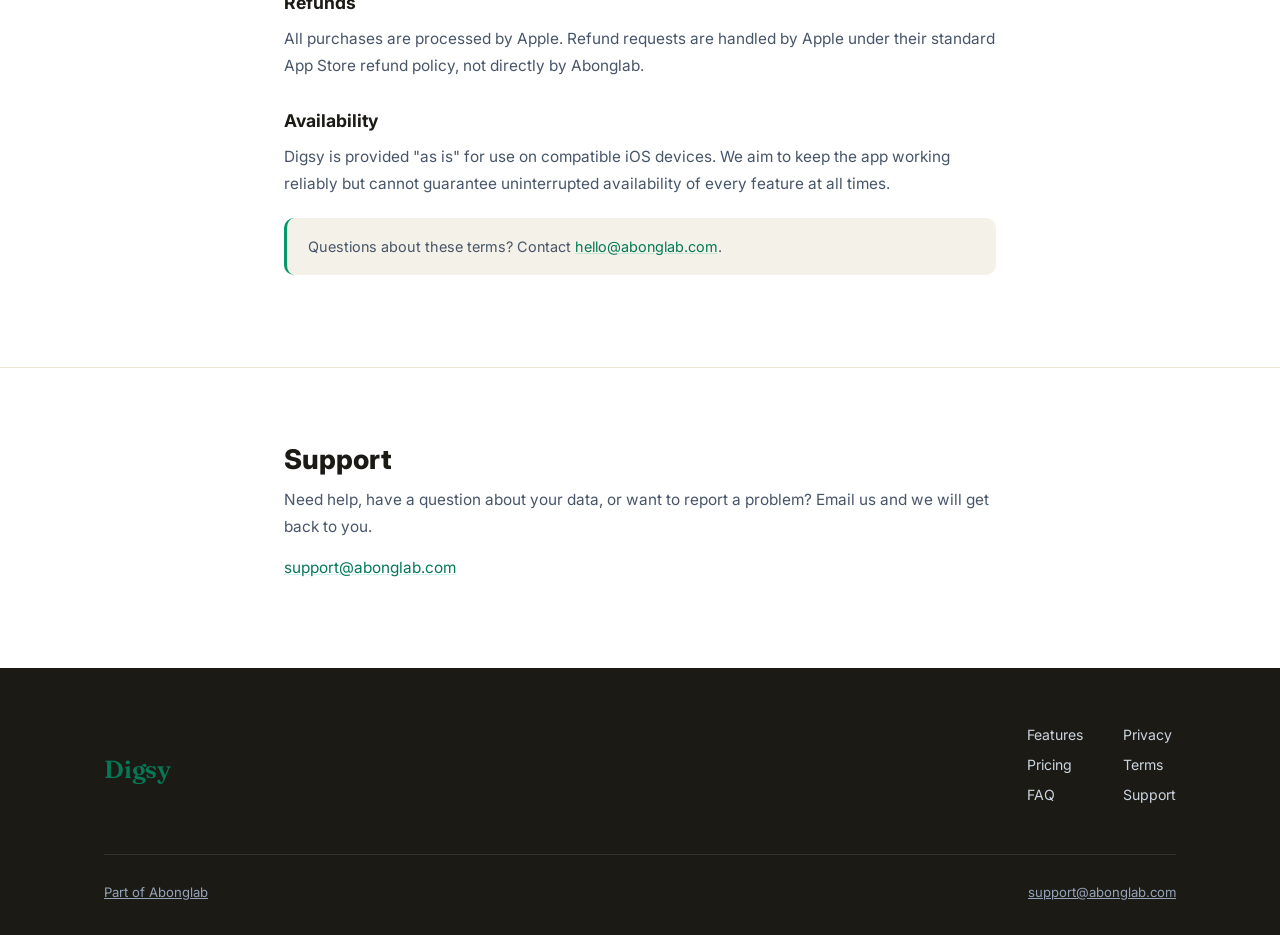
<file: digsy/index.html>
<!DOCTYPE html>
<html lang="en">
<head>
    <meta charset="UTF-8">
    <meta name="viewport" content="width=device-width, initial-scale=1.0">
    <title>Digsy: The Apartment Tour Tracker</title>
    <meta name="description" content="Digsy is an apartment tour tracker for renters anywhere. Track every building you tour, see the true net-effective rent, ask the right questions, and compare your options side by side. Tuned for New York City and New Jersey, and it works wherever you are hunting.">
    <link rel="stylesheet" href="../app.css">
    <link rel="preconnect" href="https://fonts.googleapis.com">
    <link rel="preconnect" href="https://fonts.gstatic.com" crossorigin>
    <link href="https://fonts.googleapis.com/css2?family=Inter:wght@400;500;600;700;800&family=Fraunces:opsz,wght@9..144,500;9..144,600;9..144,700&display=swap" rel="stylesheet">
</head>
<body class="digsy">

    <nav class="app-nav" id="nav">
        <div class="app-nav__inner">
            <a href="#top" class="app-nav__brand"><span class="wordmark">Digsy</span></a>
            <div class="app-nav__links">
                <a href="#features">Features</a>
                <a href="#how-it-works">How it works</a>
                <a href="#pricing">Pricing</a>
                <a href="#faq">FAQ</a>
                <a href="../index.html" class="app-nav__home">← Abonglab</a>
            </div>
        </div>
    </nav>

    <header class="hero" id="top">
        <div class="wrap hero__inner">
            <div class="reveal">
                <span class="hero__eyebrow">🏙️ Built for apartment hunters</span>
                <h1>Find your next apartment<br><span>without losing your mind.</span></h1>
                <p class="hero__subtext">Digsy tracks every building and unit you tour, does the real rent math after concessions, and helps you compare your options honestly, all in one private place.</p>
                <div class="hero__ctas">
                    <a href="#" class="appstore-badge" aria-label="Download on the App Store">
                        <!-- TODO: replace with real App Store URL -->
                        <svg class="appstore-badge__glyph" viewBox="0 0 384 512" fill="#fff" aria-hidden="true"><path d="M318.7 268.7c-.2-36.7 16.4-64.4 50-84.8-18.8-26.9-47.2-41.7-84.7-44.6-35.5-2.8-74.3 20.7-88.5 20.7-15 0-49.4-19.7-76.4-19.7C63.3 141.2 4 184.8 4 273.5q0 39.3 14.4 81.2c12.8 36.7 59 126.7 107.2 125.2 25.2-.6 43-17.9 75.8-17.9 31.8 0 48.3 17.9 76.4 17.9 48.6-.7 90.4-82.5 102.6-119.3-65.2-30.7-61.7-90-61.7-91.9zm-56.6-164.2c27.3-32.4 24.8-61.9 24-72.5-24.1 1.4-52 16.4-67.9 34.9-17.5 19.8-27.8 44.3-25.6 71.9 26.1 2 49.9-11.4 69.5-34.3z"/></svg>
                        <span class="appstore-badge__text">
                            <span class="appstore-badge__line1">Download on the</span>
                            <span class="appstore-badge__line2">App Store</span>
                        </span>
                    </a>
                    <a href="#how-it-works" class="btn btn-outline">See how it works</a>
                </div>
                <p class="hero__note">Free to start · iOS · No account required</p>
            </div>
            <div class="reveal hero-visual">
                <div class="hero-visual__art" aria-hidden="true">
                    <svg viewBox="0 0 400 300" preserveAspectRatio="xMidYMax slice">
                        <g fill="none" stroke="currentColor" stroke-width="1.2" opacity="0.5" style="color:var(--border)">
                            <rect x="10" y="150" width="34" height="130"/>
                            <rect x="50" y="110" width="26" height="170"/>
                            <rect x="82" y="170" width="30" height="110"/>
                            <rect x="120" y="90" width="22" height="190"/>
                            <rect x="150" y="140" width="34" height="140"/>
                            <line x1="0" y1="280" x2="400" y2="280"/>
                        </g>
                    </svg>
                </div>
                <div class="phone-stage">
                    <div class="phone">
                        <div class="phone__screen">
                            <img class="phone__shot" src="../assets/digsy-home.jpg" alt="Digsy showing a toured apartment with its net-effective rent and best-deal badge" width="414" height="900">
                        </div>
                    </div>
                </div>
                <div class="float-card float-card--rent" aria-hidden="true">
                    <span class="float-card__label">Net-effective rent</span>
                    <span class="float-card__value">$2,933<span class="float-card__was">$3,200</span></span>
                </div>
                <div class="float-chip float-chip--map" aria-hidden="true">📍 3 buildings pinned</div>
            </div>
        </div>
    </header>

    <section class="trust-strip">
        <div class="wrap trust-strip__row reveal">
            <div class="trust-item">
                <span class="trust-item__value">On-device</span>
                <span class="trust-item__label">Your data</span>
            </div>
            <div class="trust-item">
                <span class="trust-item__value">No account</span>
                <span class="trust-item__label">To start tracking</span>
            </div>
            <div class="trust-item">
                <span class="trust-item__value">7 days free</span>
                <span class="trust-item__label">Try Digsy Pro</span>
            </div>
        </div>
    </section>

    <section class="section" id="why">
        <div class="wrap">
            <div class="section__header reveal">
                <span class="section__eyebrow">Why Digsy</span>
                <h2 class="section__title">Apartment hunting is chaos. Digsy makes it a list.</h2>
            </div>
            <div class="why-grid">
                <div class="why-card why-card--problem reveal">
                    <h3>Every apartment blurs together</h3>
                    <p>After the fifth tour, the buildings, the broker fees, and the "one month free" deals all start to sound the same. You end up comparing apartments from memory and screenshots scattered across three apps.</p>
                </div>
                <div class="why-card why-card--solution reveal">
                    <h3>One private record of everything you saw</h3>
                    <p>Digsy keeps a running log of every building and unit, with the real net-effective rent already calculated, so when it's time to decide, you're comparing facts, not vibes.</p>
                </div>
            </div>
        </div>
    </section>

    <section class="section section-alt" id="features">
        <div class="wrap">
            <div class="section__header reveal">
                <span class="section__eyebrow">Features</span>
                <h2 class="section__title">Everything you need on tour day</h2>
                <p class="section__desc">No busywork. Digsy fills in the details so you can focus on the apartment.</p>
            </div>
            <div class="features-grid">
                <div class="feature-card reveal">
                    <div class="feature-card__icon"><svg viewBox="0 0 24 24" aria-hidden="true"><path d="M9 3.5h6a1 1 0 011 1V5h1.5A1.5 1.5 0 0119 6.5v14A1.5 1.5 0 0117.5 22h-11A1.5 1.5 0 015 20.5v-14A1.5 1.5 0 016.5 5H8v-.5a1 1 0 011-1z"/><path d="M9 9h6M9 13h6M9 17h4"/></svg></div>
                    <h3>Every tour, tracked</h3>
                    <p>Keep a private record of every building and unit you tour so you never lose track of what you saw or what it cost.</p>
                </div>
                <div class="feature-card reveal">
                    <div class="feature-card__icon"><svg viewBox="0 0 24 24" aria-hidden="true"><path d="M6 3h12v18l-2.5-1.5L13 21l-2.5-1.5L8 21l-2-1.5V3z"/><path d="M9 8h6M9 12h6M9 16h4"/></svg></div>
                    <h3>True net-effective rent</h3>
                    <p>Digsy calculates the real monthly cost after concessions, so you can compare apartments honestly instead of guessing.</p>
                </div>
                <div class="feature-card reveal">
                    <div class="feature-card__icon"><svg viewBox="0 0 24 24" aria-hidden="true"><rect x="3" y="4" width="18" height="17" rx="2"/><path d="M7 9l1.5 1.5L11 8M7 15l1.5 1.5L11 14"/><path d="M13 9h5M13 15h5"/></svg></div>
                    <h3>Built-in tour checklist</h3>
                    <p>A ready-made list of the questions worth asking on a tour, so you don't forget the one that actually matters.</p>
                </div>
                <div class="feature-card reveal">
                    <div class="feature-card__icon"><svg viewBox="0 0 24 24" aria-hidden="true"><rect x="3" y="5" width="18" height="14" rx="2"/><path d="M4 6.5l8 6.5 8-6.5"/></svg></div>
                    <h3>Email a leasing agent</h3>
                    <p>Send your checklist questions straight to a leasing agent by email, then paste their reply back into Digsy to keep everything in one place.</p>
                </div>
                <div class="feature-card reveal">
                    <div class="feature-card__icon"><svg viewBox="0 0 24 24" aria-hidden="true"><path d="M10 14a3.5 3.5 0 010-5l2.5-2.5a3.5 3.5 0 015 5L16 13"/><path d="M14 10a3.5 3.5 0 010 5l-2.5 2.5a3.5 3.5 0 01-5-5L8 11"/></svg></div>
                    <h3>Smart import</h3>
                    <p>Digsy reads the details out of a listing link, a leasing email, or a screenshot, so you rarely have to type anything by hand.</p>
                </div>
                <div class="feature-card reveal">
                    <div class="feature-card__icon"><svg viewBox="0 0 24 24" aria-hidden="true"><rect x="3" y="6" width="13" height="12" rx="2"/><path d="M16 10l5-3v10l-5-3z"/></svg></div>
                    <h3>Walkthrough video</h3>
                    <p>Capture a quick walkthrough video of each unit so you can remember exactly what it looked like, weeks later.</p>
                </div>
                <div class="feature-card reveal">
                    <div class="feature-card__icon"><svg viewBox="0 0 24 24" aria-hidden="true"><path d="M12 21s7-7.2 7-12a7 7 0 10-14 0c0 4.8 7 12 7 12z"/><circle cx="12" cy="9" r="2.3"/></svg></div>
                    <h3>Every building on a map</h3>
                    <p>Digsy pins every building you've toured on a map, powered by Apple Maps, so you can see how they're spread across the city.</p>
                </div>
                <div class="feature-card reveal">
                    <div class="feature-card__icon"><svg viewBox="0 0 24 24" aria-hidden="true"><rect x="3" y="4" width="7" height="16" rx="1.5"/><rect x="14" y="4" width="7" height="16" rx="1.5"/><path d="M10.5 12h3"/></svg></div>
                    <h3>Side-by-side comparison</h3>
                    <p>Line up your top choices next to each other, rent, size, commute, and notes included, to make the final call with confidence.</p>
                </div>
                <div class="feature-card reveal">
                    <div class="feature-card__icon"><svg viewBox="0 0 24 24" aria-hidden="true"><rect x="5" y="11" width="14" height="9" rx="2"/><path d="M8 11V8a4 4 0 018 0v3"/></svg></div>
                    <h3>Private by default</h3>
                    <p>Everything you enter stays on your device. Optional iCloud sync keeps it across your own Apple devices; only a hunt you deliberately share with a partner ever leaves your phone.</p>
                </div>
            </div>
        </div>
    </section>

    <section class="section" id="rent-math">
        <div class="wrap">
            <div class="rent-math">
                <div class="rent-math__text reveal">
                    <span class="section__eyebrow">The killer feature</span>
                    <h2>The rent math, done right</h2>
                    <p>Listings love to advertise the sticker price. Digsy shows you the number that actually matters: what you will pay every month once concessions like "one month free" are spread across the lease.</p>
                    <p>Enter the advertised rent and the concession once, and Digsy keeps the true net-effective number attached to that building for good, ready to compare against every other place you tour.</p>
                </div>
                <div class="rent-ledger reveal">
                    <span class="rent-ledger__tag">Example</span>
                    <div class="rent-ledger__row"><span>Advertised rent</span><span>$3,200 / mo</span></div>
                    <div class="rent-ledger__row rent-ledger__row--concession"><span>1 month free (12-mo lease)</span><span>-$267 / mo</span></div>
                    <div class="rent-ledger__divider"></div>
                    <div class="rent-ledger__row rent-ledger__row--total"><span class="rent-ledger__total-label">True net-effective rent</span><span class="rent-ledger__total-value">$2,933 / mo</span></div>
                    <div class="rent-ledger__note">Spread evenly across a 12-month lease. Digsy runs this math automatically for every building you add.</div>
                </div>
            </div>
        </div>
    </section>

    <section class="section section-alt" id="how-it-works">
        <div class="wrap">
            <div class="section__header reveal">
                <span class="section__eyebrow">How it works</span>
                <h2 class="section__title">From listing to lease in four steps</h2>
            </div>
            <div class="steps">
                <div class="step reveal">
                    <div class="step__num">1</div>
                    <h3>Add a building</h3>
                    <p>Paste a listing link, forward a leasing email, or snap a screenshot. Digsy fills in the details for you.</p>
                </div>
                <div class="step reveal">
                    <div class="step__num">2</div>
                    <h3>Tour with the checklist</h3>
                    <p>Walk through with Digsy's built-in question list, film a quick walkthrough, and jot down what stood out.</p>
                </div>
                <div class="step reveal">
                    <div class="step__num">3</div>
                    <h3>See the real rent</h3>
                    <p>Digsy works out the net-effective rent after concessions, so every building is measured the same way.</p>
                </div>
                <div class="step reveal">
                    <div class="step__num">4</div>
                    <h3>Compare and decide</h3>
                    <p>Line your favorites up side by side on a map and pick with confidence, not guesswork.</p>
                </div>
            </div>
        </div>
    </section>

    <section class="section" id="compare">
        <div class="wrap">
            <div class="section__header reveal">
                <span class="section__eyebrow">Decide with confidence</span>
                <h2 class="section__title">Compare like-for-like</h2>
                <p class="section__desc">Line up your top picks side by side, on the same terms, and let the winner stand out.</p>
            </div>
            <div class="compare-table reveal">
                <div class="compare-table__row compare-table__row--head">
                    <span class="compare-table__label"></span>
                    <span>200 W 23rd St</span>
                    <span class="compare-table__winner"><span class="compare-table__badge">Best value</span>88 Greene Ave</span>
                    <span>14 Journal Sq</span>
                </div>
                <div class="compare-table__row">
                    <span class="compare-table__label">Net rent</span>
                    <span>$2,850 / mo</span>
                    <span class="compare-table__winner">$2,690 / mo</span>
                    <span>$2,430 / mo</span>
                </div>
                <div class="compare-table__row">
                    <span class="compare-table__label">Size</span>
                    <span>1 bed, 650 sqft</span>
                    <span class="compare-table__winner">1 bed, 700 sqft</span>
                    <span>Studio, 480 sqft</span>
                </div>
                <div class="compare-table__row">
                    <span class="compare-table__label">Commute</span>
                    <span>24 min</span>
                    <span class="compare-table__winner">19 min</span>
                    <span>38 min</span>
                </div>
                <div class="compare-table__row">
                    <span class="compare-table__label">Notes</span>
                    <span>No dishwasher</span>
                    <span class="compare-table__winner">Laundry in unit</span>
                    <span>Great light, far commute</span>
                </div>
            </div>
            <p class="example-caption">Example comparison with sample buildings, shown for illustration.</p>
        </div>
    </section>

    <section class="section section-alt" id="pricing">
        <div class="wrap">
            <div class="section__header reveal">
                <span class="section__eyebrow">Pricing</span>
                <h2 class="section__title">Free to start. Upgrade when you need more.</h2>
                <p class="section__desc">Track up to 10 buildings for free. Go unlimited with Digsy Pro — start with a 7-day free trial, cancel anytime.</p>
            </div>
            <div class="pricing-grid">
                <div class="price-card reveal">
                    <h3>Free</h3>
                    <div class="price-card__price">$0</div>
                    <p class="price-card__note">Track your first few buildings</p>
                    <ul>
                        <li>Track up to 10 buildings</li>
                        <li>Built-in tour checklist</li>
                        <li>Net-effective rent calculator</li>
                        <li>No account required</li>
                    </ul>
                    <div class="price-card__cta">
                        <a href="#" class="appstore-badge" aria-label="Download on the App Store">
                            <!-- TODO: replace with real App Store URL -->
                            <svg class="appstore-badge__glyph" viewBox="0 0 384 512" fill="#fff" aria-hidden="true"><path d="M318.7 268.7c-.2-36.7 16.4-64.4 50-84.8-18.8-26.9-47.2-41.7-84.7-44.6-35.5-2.8-74.3 20.7-88.5 20.7-15 0-49.4-19.7-76.4-19.7C63.3 141.2 4 184.8 4 273.5q0 39.3 14.4 81.2c12.8 36.7 59 126.7 107.2 125.2 25.2-.6 43-17.9 75.8-17.9 31.8 0 48.3 17.9 76.4 17.9 48.6-.7 90.4-82.5 102.6-119.3-65.2-30.7-61.7-90-61.7-91.9zm-56.6-164.2c27.3-32.4 24.8-61.9 24-72.5-24.1 1.4-52 16.4-67.9 34.9-17.5 19.8-27.8 44.3-25.6 71.9 26.1 2 49.9-11.4 69.5-34.3z"/></svg>
                            <span class="appstore-badge__text">
                                <span class="appstore-badge__line1">Download on the</span>
                                <span class="appstore-badge__line2">App Store</span>
                            </span>
                        </a>
                    </div>
                </div>
                <div class="price-card price-card--highlight reveal">
                    <span class="price-card__badge">7-day free trial</span>
                    <h3>Digsy Pro</h3>
                    <div class="price-card__price">$5.99 <span>/mo</span></div>
                    <p class="price-card__note">or $39.99/year — save 44%. Cancel anytime.</p>
                    <ul>
                        <li>Unlimited buildings</li>
                        <li>Side-by-side comparison</li>
                        <li>Listing &amp; email capture</li>
                        <li>PDF reports</li>
                        <li>Commute times</li>
                    </ul>
                    <div class="price-card__cta">
                        <a href="#" class="appstore-badge" aria-label="Download on the App Store">
                            <!-- TODO: replace with real App Store URL -->
                            <svg class="appstore-badge__glyph" viewBox="0 0 384 512" fill="#fff" aria-hidden="true"><path d="M318.7 268.7c-.2-36.7 16.4-64.4 50-84.8-18.8-26.9-47.2-41.7-84.7-44.6-35.5-2.8-74.3 20.7-88.5 20.7-15 0-49.4-19.7-76.4-19.7C63.3 141.2 4 184.8 4 273.5q0 39.3 14.4 81.2c12.8 36.7 59 126.7 107.2 125.2 25.2-.6 43-17.9 75.8-17.9 31.8 0 48.3 17.9 76.4 17.9 48.6-.7 90.4-82.5 102.6-119.3-65.2-30.7-61.7-90-61.7-91.9zm-56.6-164.2c27.3-32.4 24.8-61.9 24-72.5-24.1 1.4-52 16.4-67.9 34.9-17.5 19.8-27.8 44.3-25.6 71.9 26.1 2 49.9-11.4 69.5-34.3z"/></svg>
                            <span class="appstore-badge__text">
                                <span class="appstore-badge__line1">Download on the</span>
                                <span class="appstore-badge__line2">App Store</span>
                            </span>
                        </a>
                    </div>
                </div>
            </div>
        </div>
    </section>

    <section class="section" id="faq">
        <div class="wrap">
            <div class="section__header reveal">
                <span class="section__eyebrow">FAQ</span>
                <h2 class="section__title">Good to know</h2>
            </div>
            <div class="faq-list reveal">
                <div class="faq-item" data-open="false">
                    <button class="faq-item__q" aria-expanded="false">
                        Is my apartment data private?
                        <span class="faq-item__icon">+</span>
                    </button>
                    <div class="faq-item__a">
                        <div class="faq-item__a-inner">Yes. By default everything you enter, buildings, units, notes, and videos, stays on your device, and Digsy has no analytics and no advertising. The one exception is Hunt Together: if you choose to share a hunt with a partner, that shared list syncs through our secure backend so you can both edit it. Everything else stays on your device.</div>
                    </div>
                </div>
                <div class="faq-item" data-open="false">
                    <button class="faq-item__q" aria-expanded="false">
                        Does Digsy work without an internet connection?
                        <span class="faq-item__icon">+</span>
                    </button>
                    <div class="faq-item__a">
                        <div class="faq-item__a-inner">Tracking, notes, the checklist, and the rent math all work fully on-device, so you can use most of Digsy offline. Importing a listing link, using maps, or sending an email naturally needs a connection.</div>
                    </div>
                </div>
                <div class="faq-item" data-open="false">
                    <button class="faq-item__q" aria-expanded="false">
                        What does iCloud sync do?
                        <span class="faq-item__icon">+</span>
                    </button>
                    <div class="faq-item__a">
                        <div class="faq-item__a-inner">If you turn it on in Settings, iCloud keeps your tours in step across your own Apple devices through your private iCloud account. Abonglab cannot read this data. It never leaves Apple's systems and yours.</div>
                    </div>
                </div>
                <div class="faq-item" data-open="false">
                    <button class="faq-item__q" aria-expanded="false">
                        Is Digsy Pro a subscription?
                        <span class="faq-item__icon">+</span>
                    </button>
                    <div class="faq-item__a">
                        <div class="faq-item__a-inner">Yes. Digsy Pro is an auto-renewable subscription — $5.99/month or $39.99/year, each with a 7-day free trial for new subscribers. It renews automatically until you cancel, which you can do anytime in your Apple subscription settings. Customers who bought the earlier one-time version of Digsy Pro keep it permanently.</div>
                    </div>
                </div>
                <div class="faq-item" data-open="false">
                    <button class="faq-item__q" aria-expanded="false">
                        Can I get a refund?
                        <span class="faq-item__icon">+</span>
                    </button>
                    <div class="faq-item__a">
                        <div class="faq-item__a-inner">All purchases are processed by Apple through the App Store, so refunds are handled by Apple under their standard refund policy. You can request one directly from your Apple ID purchase history.</div>
                    </div>
                </div>
                <div class="faq-item" data-open="false">
                    <button class="faq-item__q" aria-expanded="false">
                        Is Digsy available on Android?
                        <span class="faq-item__icon">+</span>
                    </button>
                    <div class="faq-item__a">
                        <div class="faq-item__a-inner">Not currently. Digsy is an iOS app built for iPhone.</div>
                    </div>
                </div>
                <div class="faq-item" data-open="false">
                    <button class="faq-item__q" aria-expanded="false">
                        Does Digsy work outside New York City and New Jersey?
                        <span class="faq-item__icon">+</span>
                    </button>
                    <div class="faq-item__a">
                        <div class="faq-item__a-inner">Digsy is built with NYC and NJ renters in mind, from the rent math to the map, but nothing stops you from tracking a tour anywhere addresses and Apple Maps are supported.</div>
                    </div>
                </div>
            </div>
        </div>
    </section>

    <section class="section">
        <div class="final-cta reveal">
            <h2>Stop losing track of the apartments you've seen.</h2>
            <p>Download Digsy free and start tracking your next tour today.</p>
            <a href="#" class="appstore-badge" aria-label="Download on the App Store">
                <!-- TODO: replace with real App Store URL -->
                <svg class="appstore-badge__glyph" viewBox="0 0 384 512" fill="#fff" aria-hidden="true"><path d="M318.7 268.7c-.2-36.7 16.4-64.4 50-84.8-18.8-26.9-47.2-41.7-84.7-44.6-35.5-2.8-74.3 20.7-88.5 20.7-15 0-49.4-19.7-76.4-19.7C63.3 141.2 4 184.8 4 273.5q0 39.3 14.4 81.2c12.8 36.7 59 126.7 107.2 125.2 25.2-.6 43-17.9 75.8-17.9 31.8 0 48.3 17.9 76.4 17.9 48.6-.7 90.4-82.5 102.6-119.3-65.2-30.7-61.7-90-61.7-91.9zm-56.6-164.2c27.3-32.4 24.8-61.9 24-72.5-24.1 1.4-52 16.4-67.9 34.9-17.5 19.8-27.8 44.3-25.6 71.9 26.1 2 49.9-11.4 69.5-34.3z"/></svg>
                <span class="appstore-badge__text">
                    <span class="appstore-badge__line1">Download on the</span>
                    <span class="appstore-badge__line2">App Store</span>
                </span>
            </a>
        </div>
    </section>

    <section class="legal" id="privacy">
        <div class="wrap legal__inner">
            <h2>Privacy Policy</h2>
            <p class="legal__updated">Last updated July 19, 2026</p>
            <p>This policy explains what information Digsy handles and how it is used. Digsy is built by Abonglab. In short: by default Digsy keeps everything you enter on your own device and requires no account. The one exception is the optional Hunt Together feature, which lets you share a hunt with a partner and requires signing in. By using Digsy you agree to the practices described here.</p>

            <h3>Information you keep on your device</h3>
            <p>By default, Digsy has no analytics, no advertising, and no tracking, and the information you create stays on your device. Specifically:</p>
            <ul>
                <li><strong>Your tours.</strong> The buildings, units, rents, notes, checklist answers, and walkthrough videos you add are stored locally on your device using Apple's on-device database. They are never sent to Abonglab.</li>
                <li><strong>iCloud (optional).</strong> If you turn on iCloud sync in Settings, your tours are kept in step across your own Apple devices through your private iCloud account. This data is stored in your iCloud, governed by Apple's privacy policy, and Abonglab cannot read it.</li>
                <li><strong>Location.</strong> If you allow it, Digsy uses your location only while the app is in use, on your device, to suggest the building you are standing in front of and to estimate commute times. Your location is never sent to Abonglab.</li>
                <li><strong>Camera, microphone, and photos.</strong> If you use them, Digsy records walkthrough videos, scans a partner's invite code, or imports existing media, on your device. Your videos never leave your device unless you choose to share them.</li>
                <li><strong>Purchases.</strong> If you buy Digsy Pro, the purchase is handled entirely by Apple through StoreKit. Abonglab never sees or stores your payment information.</li>
            </ul>

            <h3>Hunt Together (optional sharing)</h3>
            <p>Hunt Together is an optional feature that lets you share one hunt with a partner or roommate so you can both see and edit the same list. It is off until you choose to use it, and it collects data only while you do:</p>
            <ul>
                <li><strong>Sign in with Apple.</strong> To share, you sign in with Apple. We receive the name you choose to share and a unique user identifier. We never receive your Apple password, and we only receive your email if you choose to share it.</li>
                <li><strong>Shared hunt content.</strong> When you share a hunt, the buildings and units in it — including their details, notes, checklist answers, and the cover photos, gallery photos, and walkthrough videos you add to them — are stored on our secure backend (Supabase, hosted on AWS) so everyone in that hunt can see and edit them. Your personal, non-shared hunts are never uploaded and stay only on your device.</li>
            </ul>
            <p>Access to a shared hunt is limited to its members. This information is used only to provide the sharing feature. It is never used for advertising or tracking, and it is never sold.</p>

            <h3>Maps</h3>
            <p>Digsy uses Apple Maps to search for addresses, place pins, and estimate travel times. These requests are handled by Apple under Apple's own privacy policy. When you choose to import details from a listing link, Digsy fetches that public web page directly, and no personal information is sent in the request.</p>

            <h3>How we use information</h3>
            <p>Information on your device is used only to run the app's features for you: tracking your tours, doing the rent math, showing your buildings on a map, and syncing across your own devices if you enable iCloud. Information from Hunt Together is used only to sync a hunt between you and the partner you invite. We do not use your data for advertising and we do not sell your information to anyone.</p>

            <h3>Data retention and deletion</h3>
            <p>Your on-device data stays on your device for as long as you keep the app; deleting the app removes everything stored locally. If you enabled iCloud sync, you can remove that data from your device's iCloud settings at any time. If you used Hunt Together, you can delete your account and any shared hunts you own from our backend at any time in the app, under <strong>Settings → Hunt Together → Delete Account</strong>; you can also leave a shared hunt from the same screen. Deleting your account leaves the list on your own device untouched.</p>

            <h3>Your choices</h3>
            <p>You can turn off location access at any time in your device settings, and you can turn iCloud sync on or off whenever you like. Hunt Together is entirely optional — if you never sign in, Digsy never creates an account or sends your hunts anywhere. Deleting the app is a complete and immediate way to remove your local data.</p>

            <h3>Children's privacy</h3>
            <p>Digsy is not directed at children under thirteen, and we do not knowingly collect information from children.</p>

            <h3>Changes to this policy</h3>
            <p>We may update this policy from time to time. Any changes will be posted on this page with a new "last updated" date.</p>

            <div class="legal-callout">Questions about this policy? Contact <a href="mailto:privacy@abonglab.com">privacy@abonglab.com</a>.</div>
        </div>
    </section>

    <section class="legal" id="terms">
        <div class="wrap legal__inner">
            <h2>Terms of Use</h2>
            <p class="legal__updated">Last updated July 16, 2026</p>
            <p>Digsy uses Apple's standard End User License Agreement as its Terms of Use for the app. By downloading or using Digsy, you agree to that agreement in full.</p>
            <p><a href="https://www.apple.com/legal/internet-services/itunes/dev/stdeula/">Read the Apple Standard License Agreement →</a></p>

            <h3>Purchases</h3>
            <p>Digsy is free to download and free to use for tracking up to ten buildings, along with the checklist and the net-effective rent math. Digsy Pro is an auto-renewable subscription: $5.99 per month or $39.99 per year, each with a 7-day free trial for new subscribers. Payment is charged to your Apple Account at confirmation of purchase, and the subscription renews automatically unless canceled at least 24 hours before the end of the current period. You can manage or cancel anytime in Settings → Apple Account → Subscriptions. Customers who previously made the one-time Digsy Pro purchase keep Pro permanently. Purchases are billed and managed entirely by Apple; Digsy never sees or stores your payment details.</p>

            <h3>Refunds</h3>
            <p>All purchases are processed by Apple. Refund requests are handled by Apple under their standard App Store refund policy, not directly by Abonglab.</p>

            <h3>Availability</h3>
            <p>Digsy is provided "as is" for use on compatible iOS devices. We aim to keep the app working reliably but cannot guarantee uninterrupted availability of every feature at all times.</p>

            <div class="legal-callout">Questions about these terms? Contact <a href="mailto:hello@abonglab.com">hello@abonglab.com</a>.</div>
        </div>
    </section>

    <section class="legal" id="support">
        <div class="wrap legal__inner">
            <h2>Support</h2>
            <p>Need help, have a question about your data, or want to report a problem? Email us and we will get back to you.</p>
            <p><a href="mailto:support@abonglab.com">support@abonglab.com</a></p>
        </div>
    </section>

    <footer class="app-footer">
        <div class="wrap">
            <div class="app-footer__top">
                <div class="app-footer__brand"><span class="wordmark">Digsy</span></div>
                <div class="app-footer__links">
                    <div class="app-footer__col">
                        <a href="#features">Features</a>
                        <a href="#pricing">Pricing</a>
                        <a href="#faq">FAQ</a>
                    </div>
                    <div class="app-footer__col">
                        <a href="#privacy">Privacy</a>
                        <a href="#terms">Terms</a>
                        <a href="#support">Support</a>
                    </div>
                </div>
            </div>
            <div class="app-footer__bottom">
                <p><a href="../index.html">Part of Abonglab</a></p>
                <p><a href="mailto:support@abonglab.com">support@abonglab.com</a></p>
            </div>
        </div>
    </footer>

    <script src="../app.js"></script>
</body>
</html>
</file>
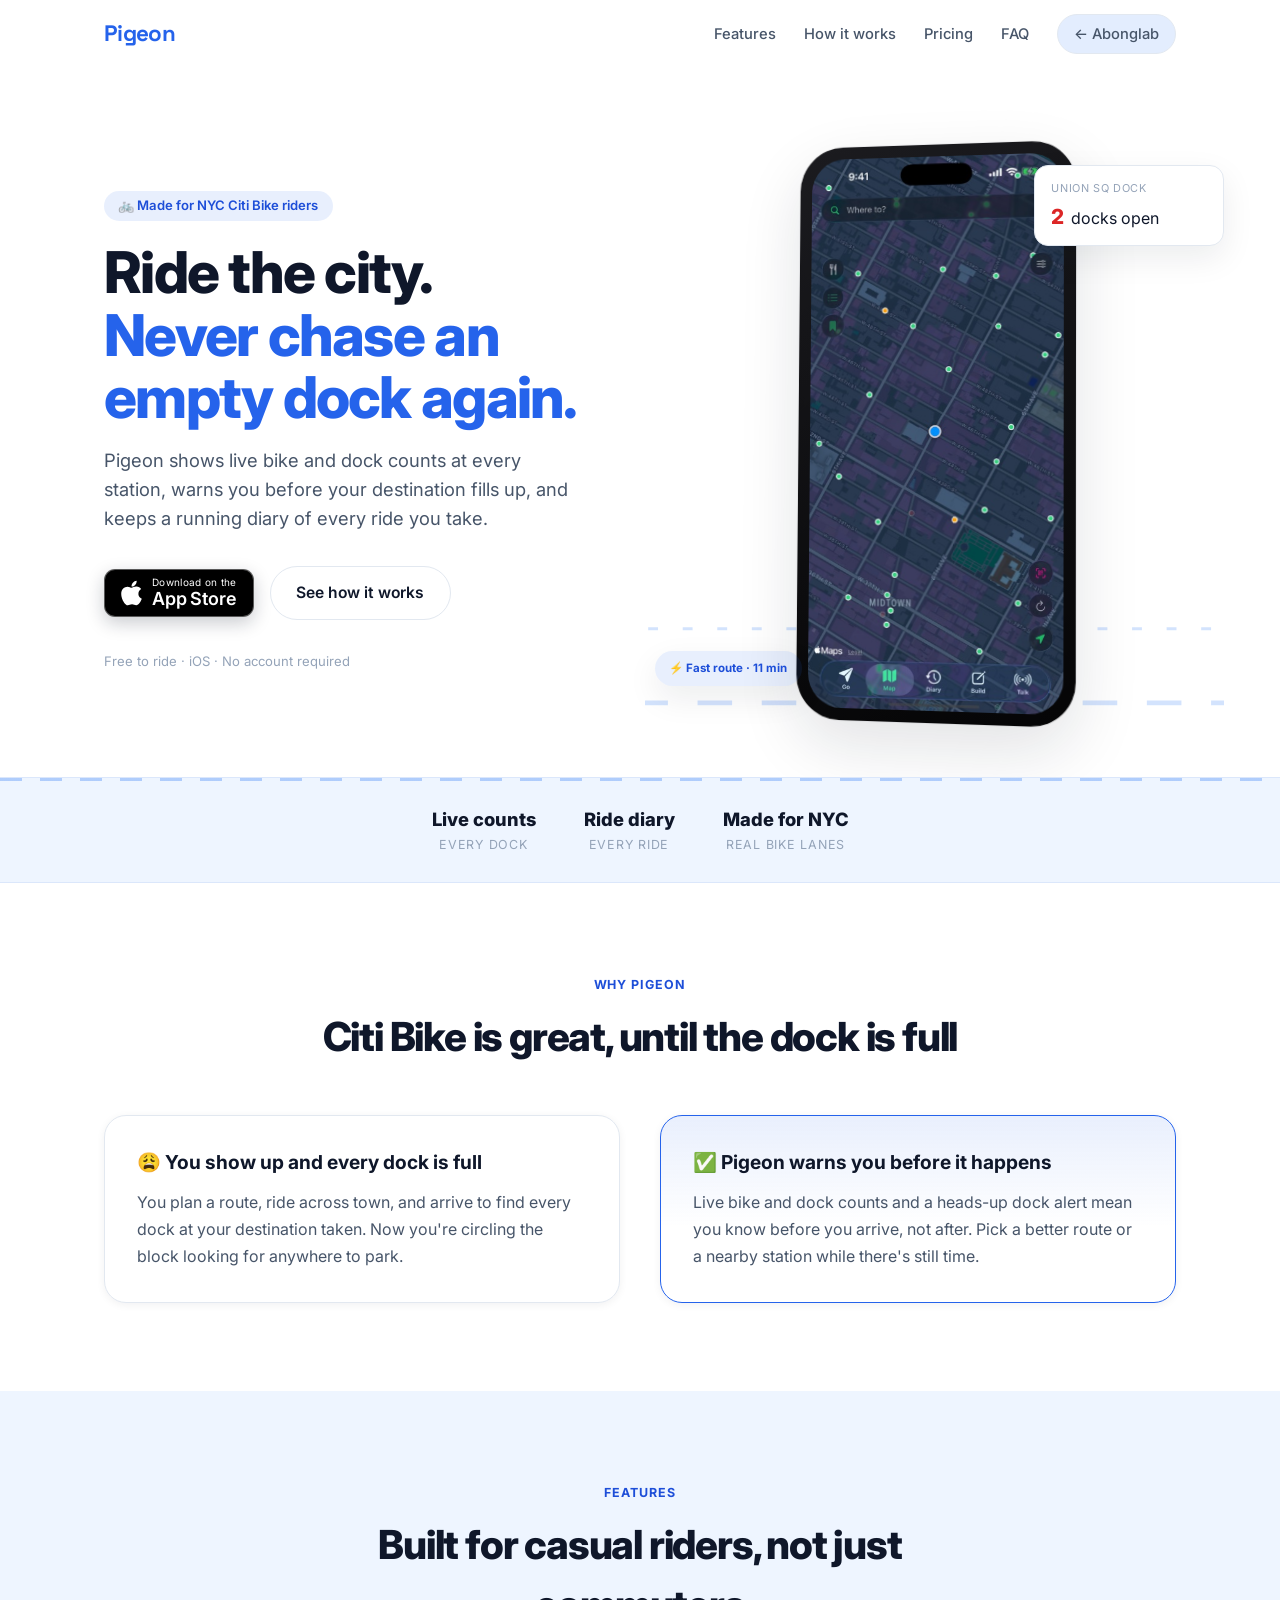
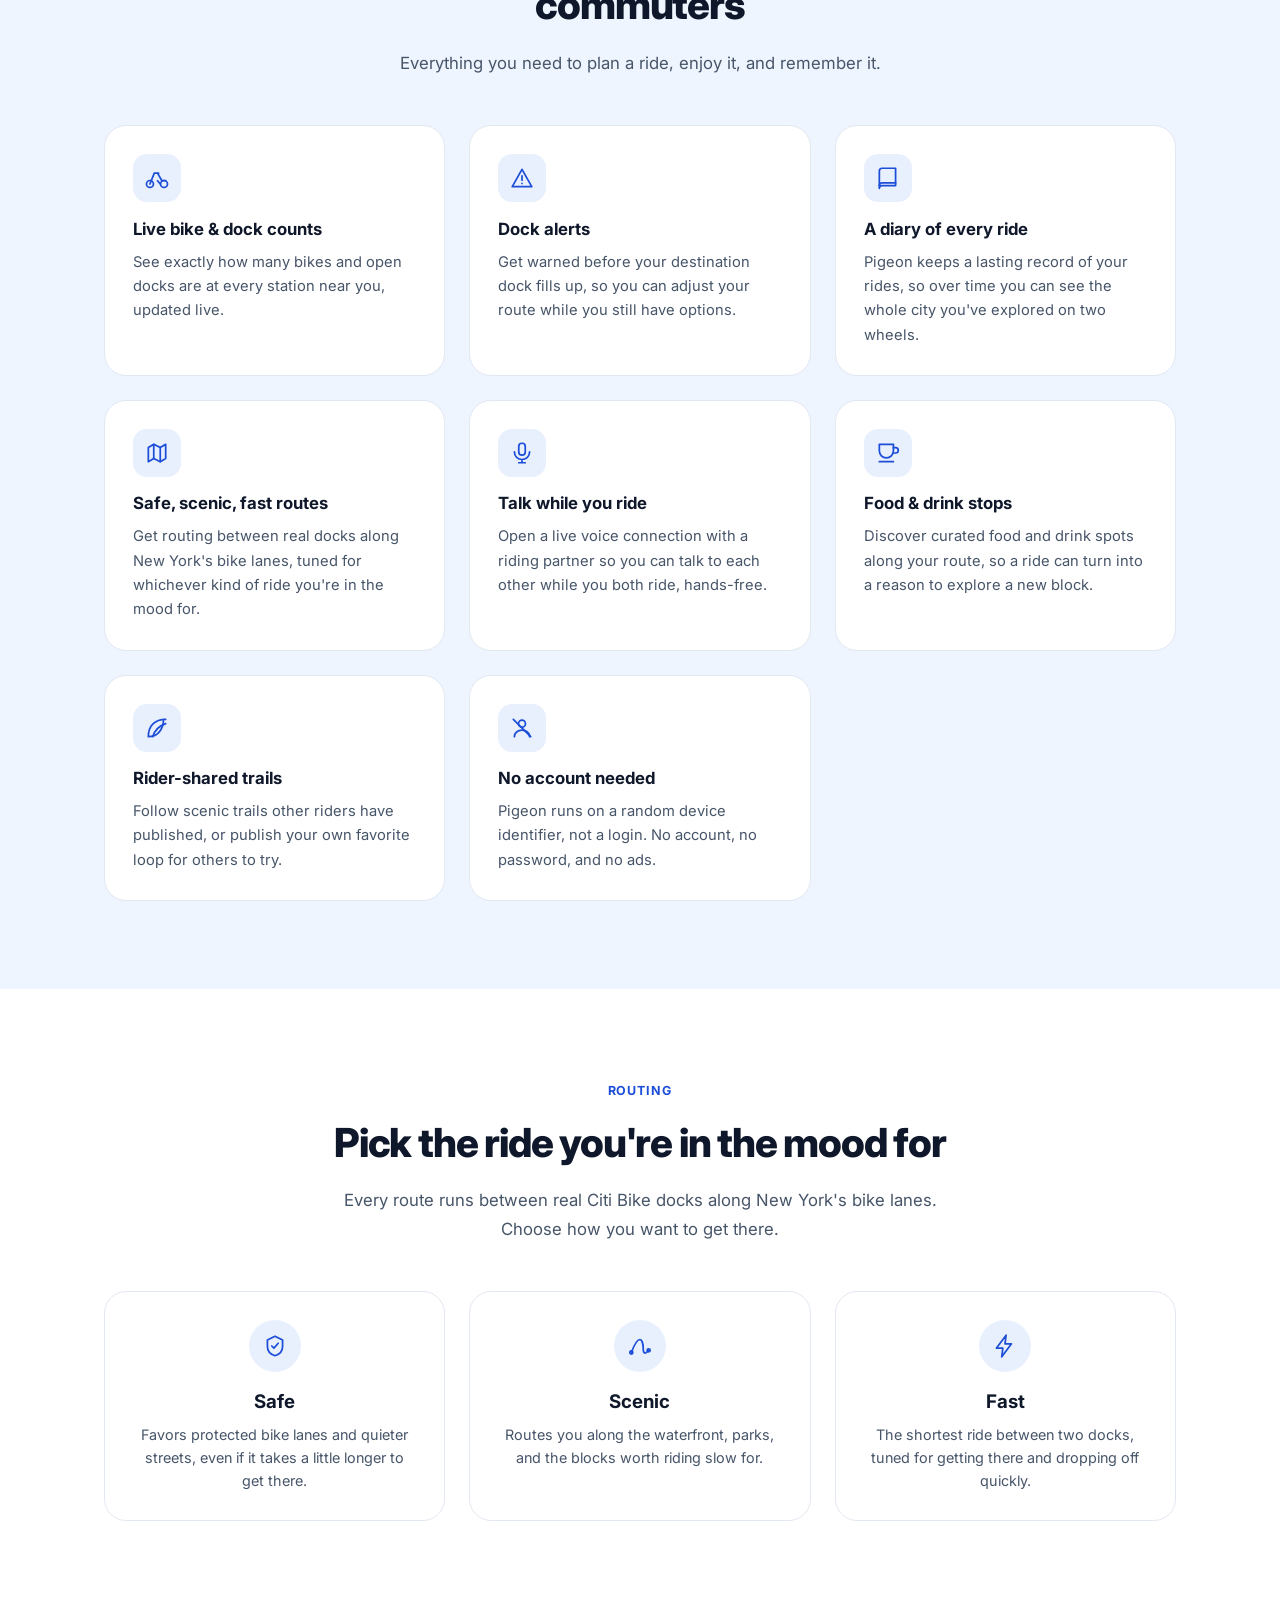
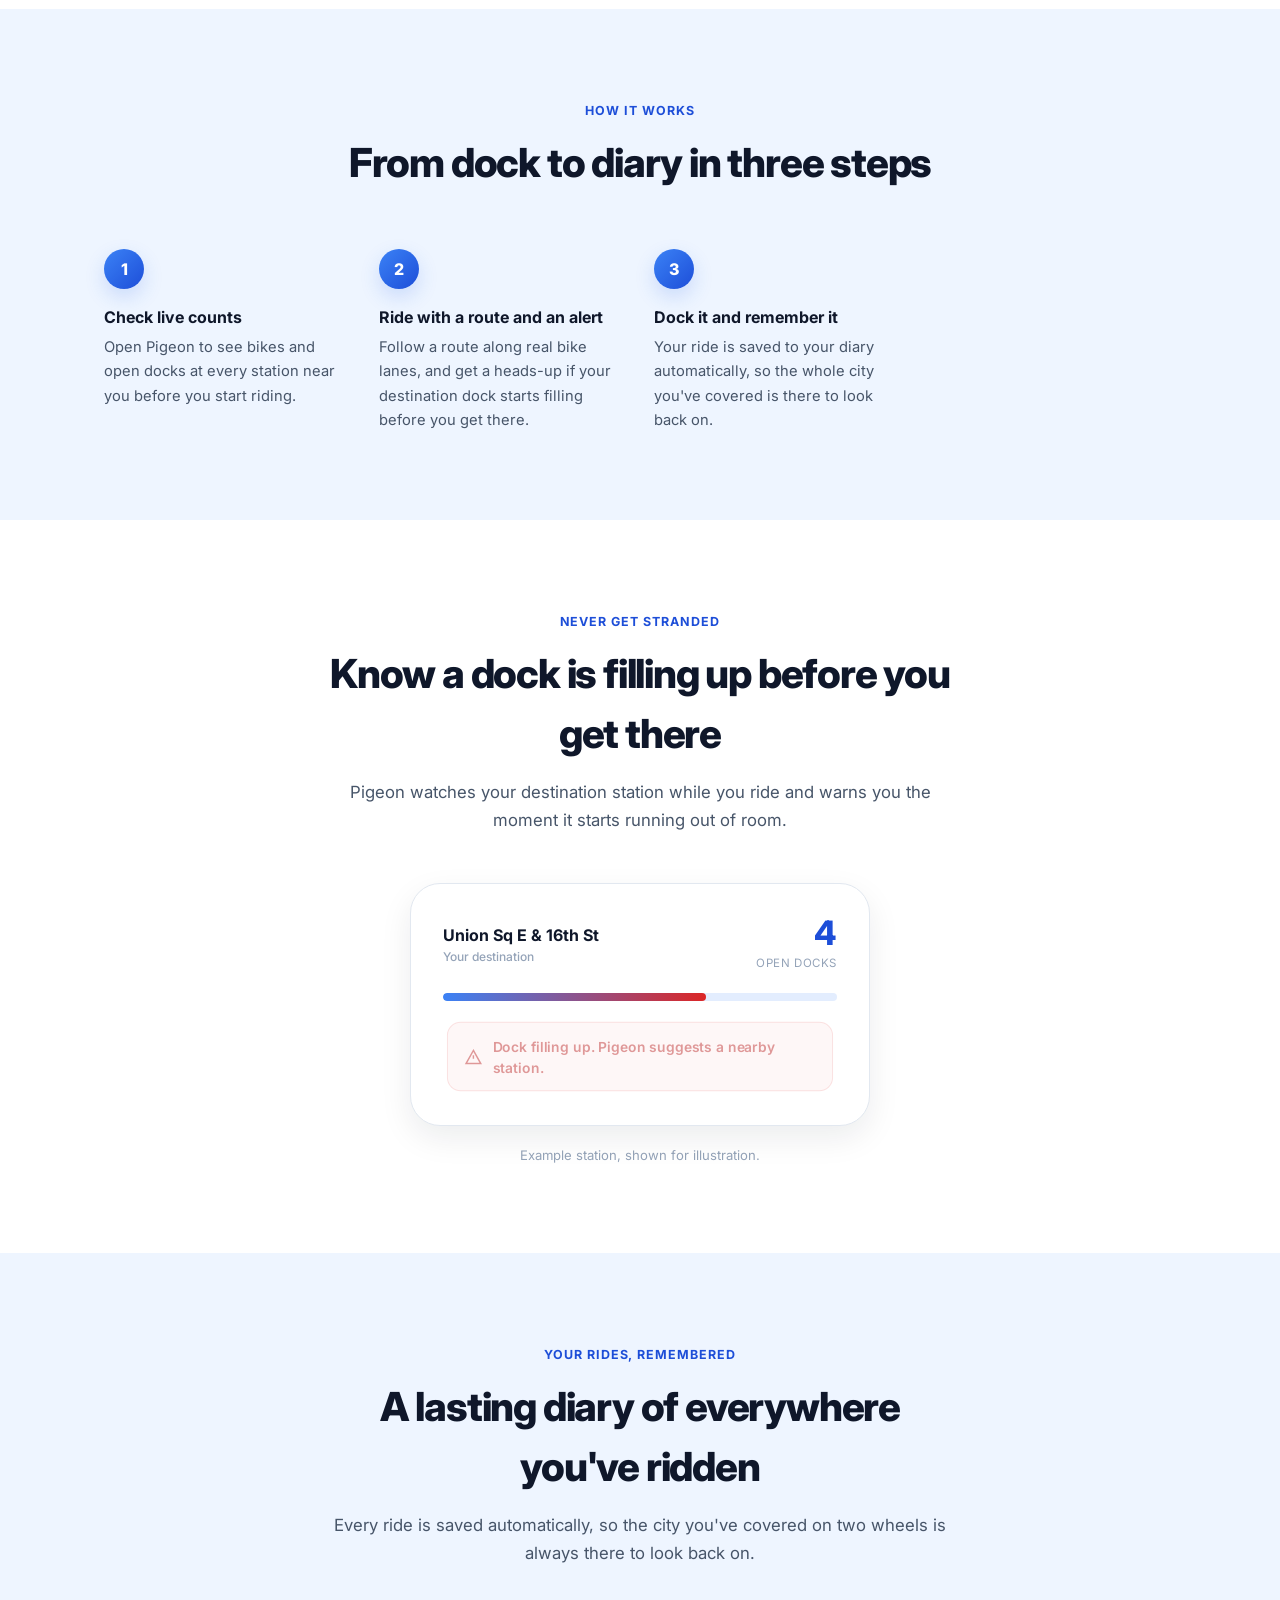
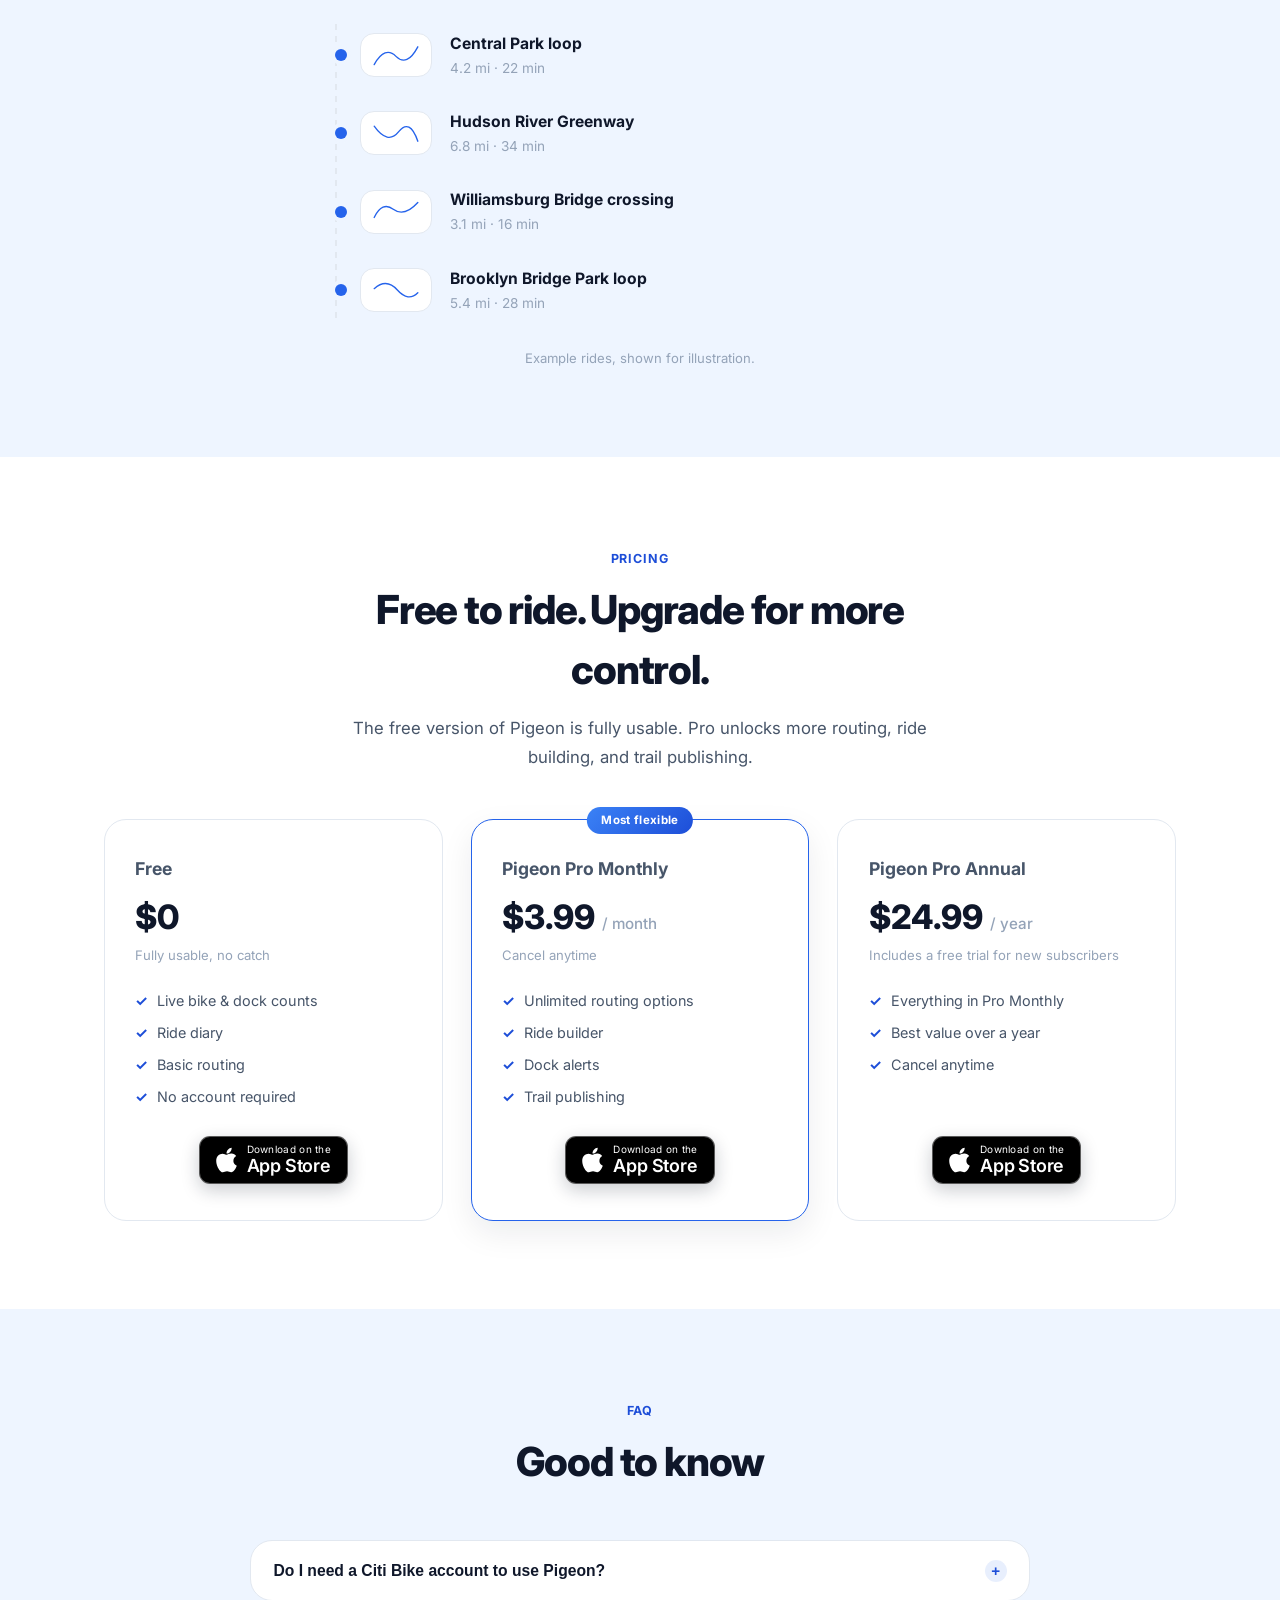
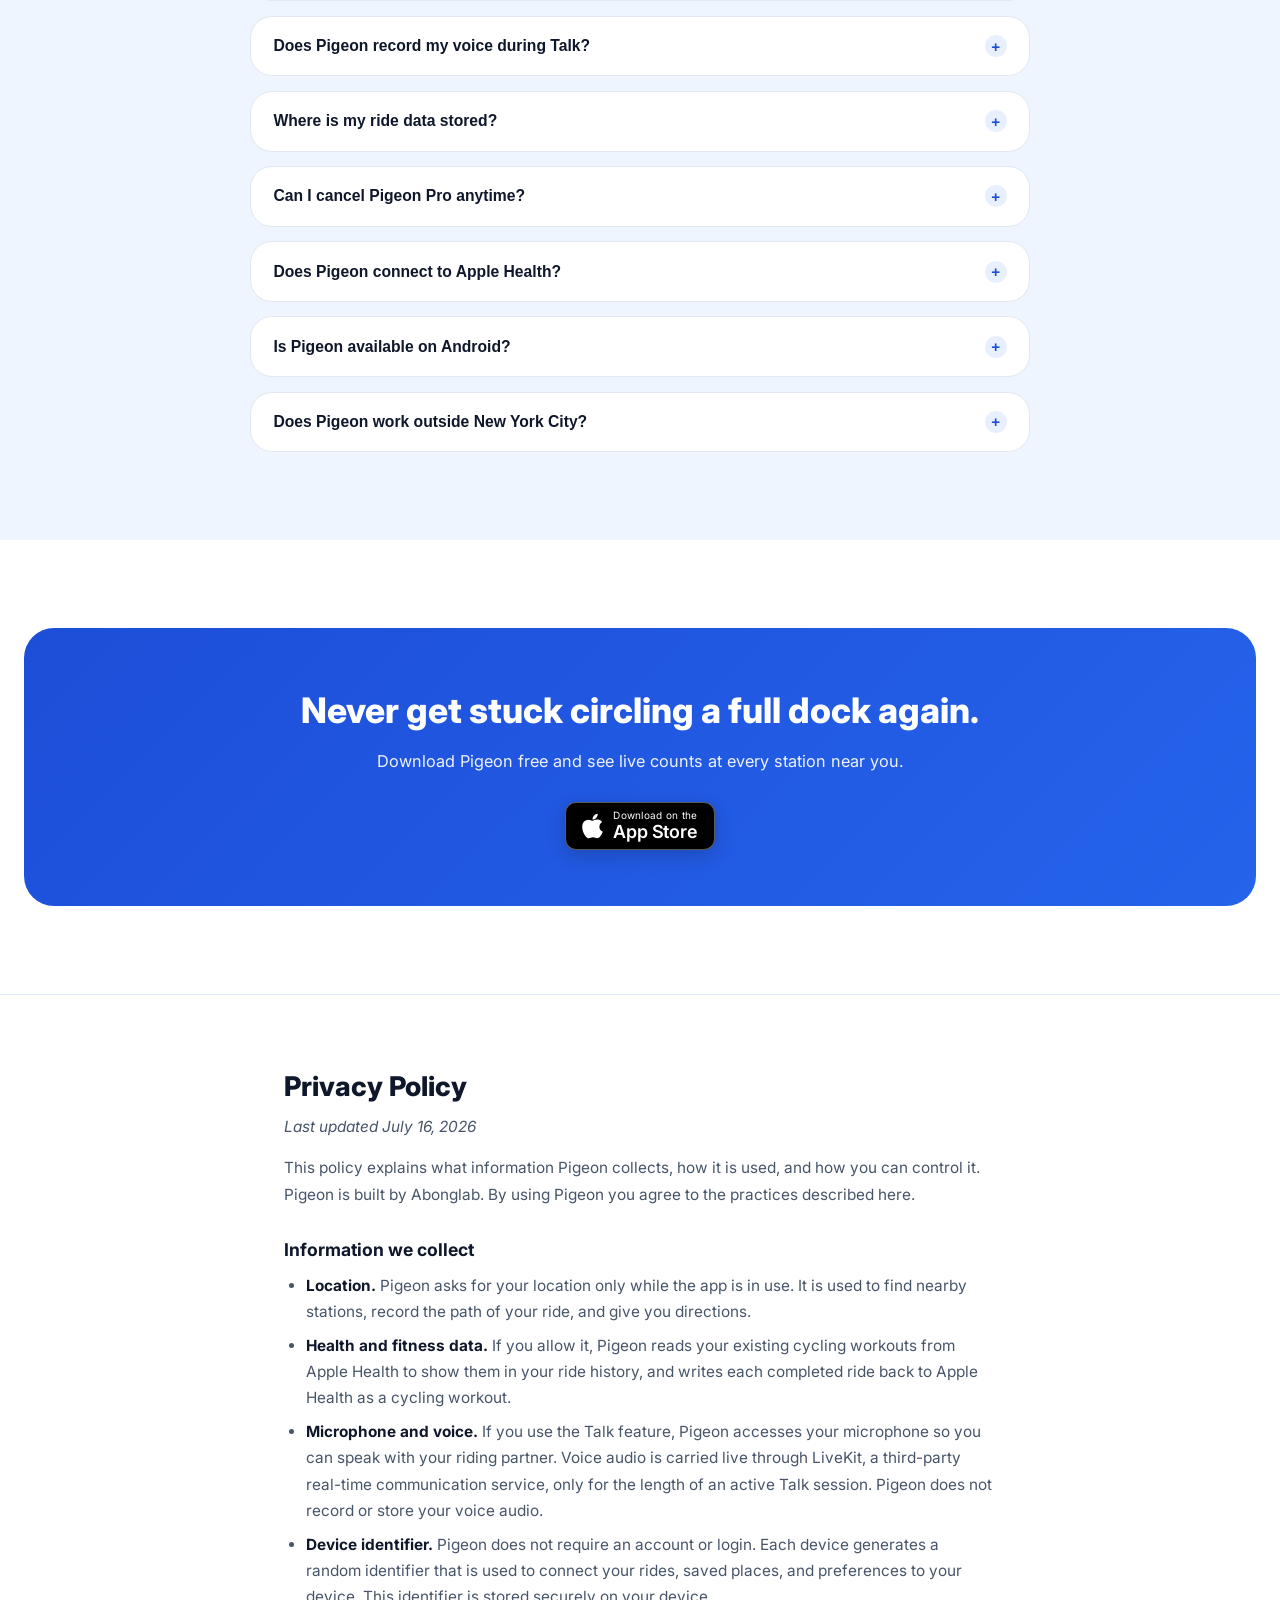
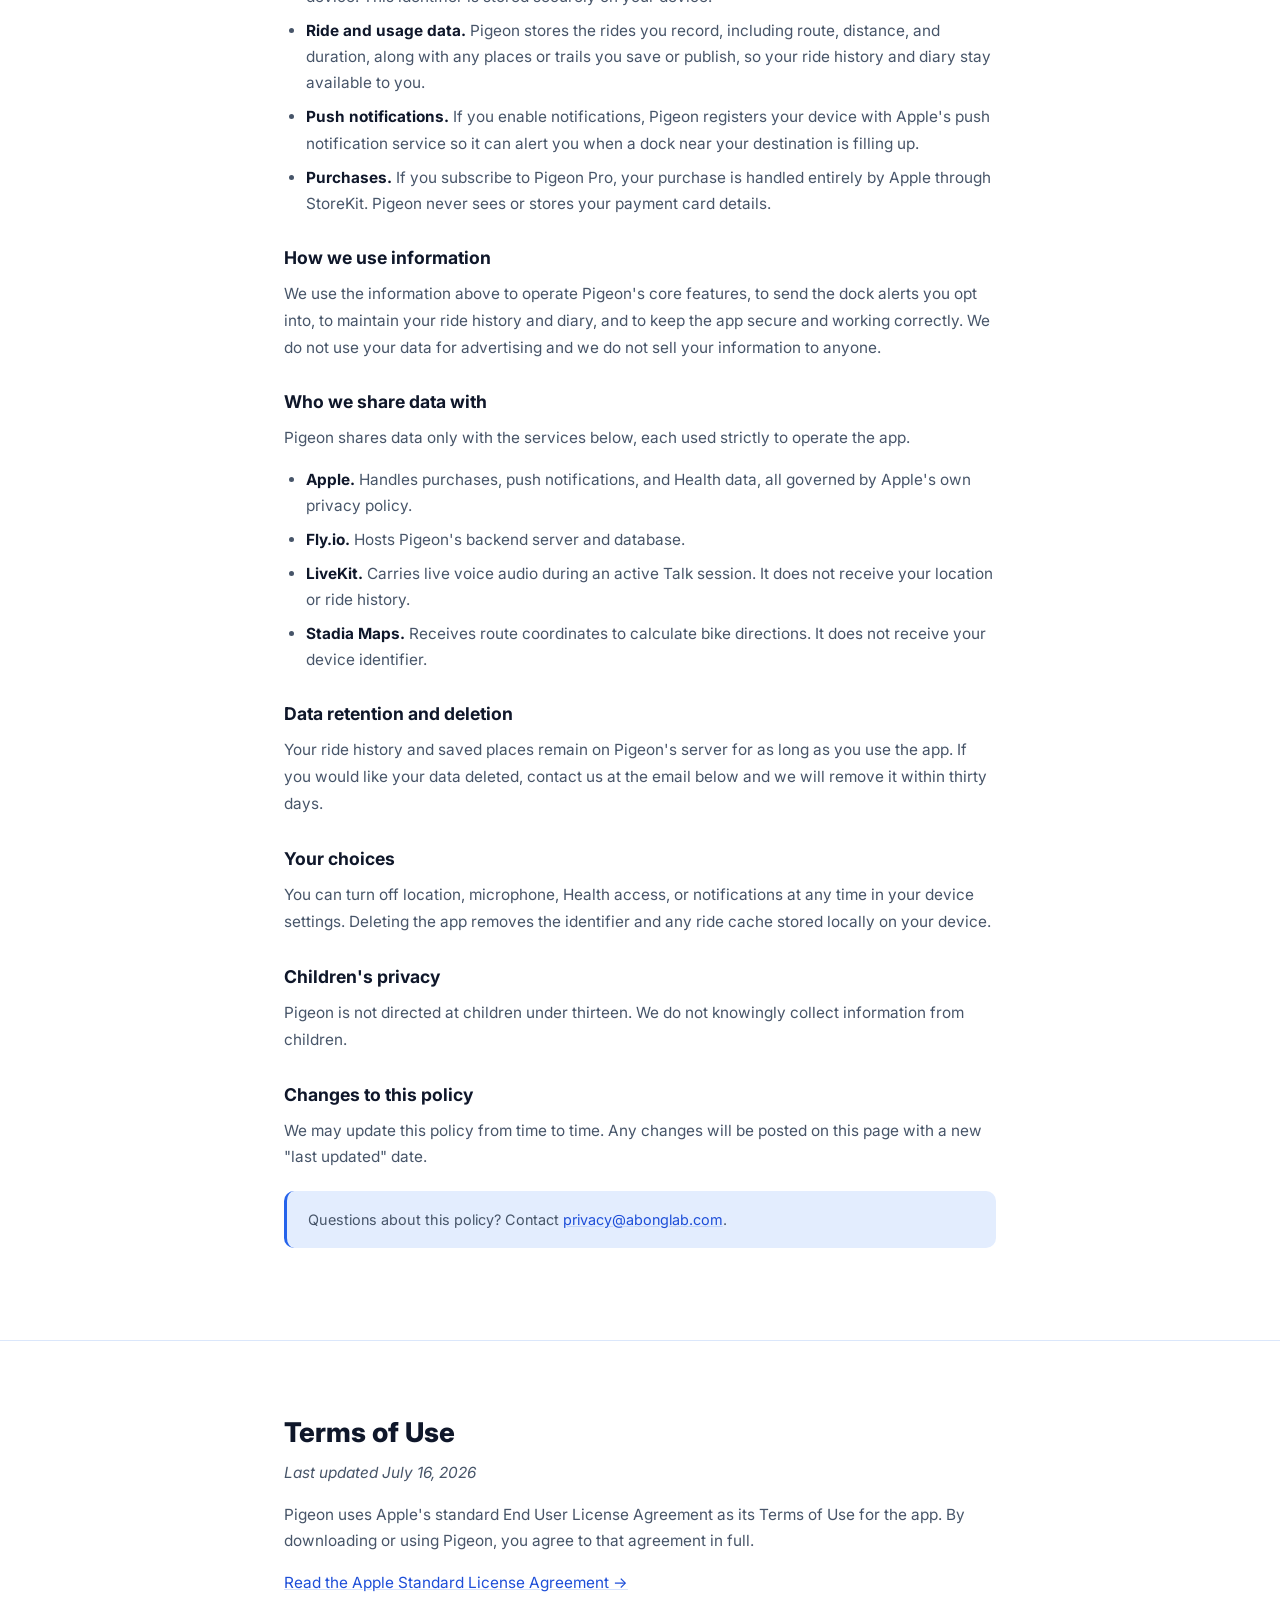
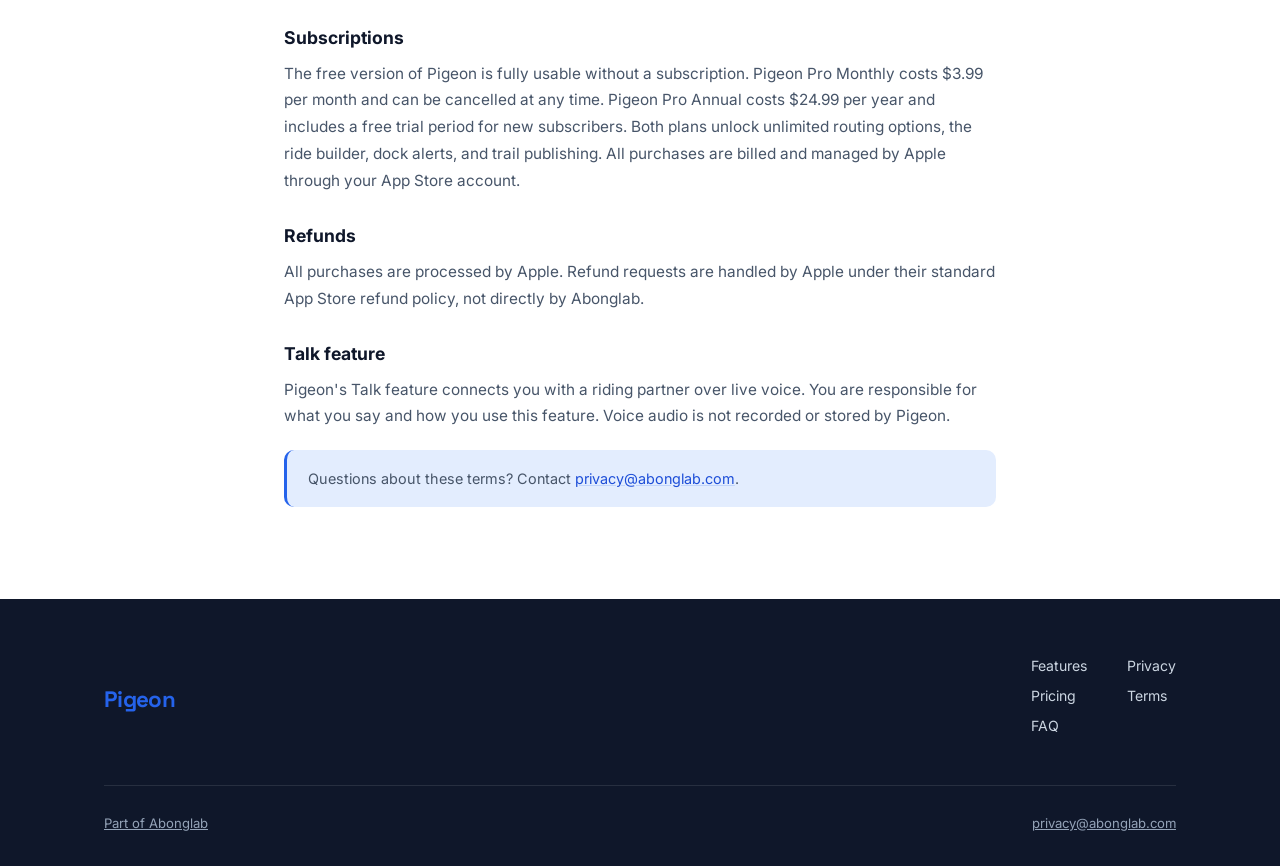
<file: pigeon/index.html>
<!DOCTYPE html>
<html lang="en">
<head>
    <meta charset="UTF-8">
    <meta name="viewport" content="width=device-width, initial-scale=1.0">
    <title>Pigeon: The Citi Bike Companion for NYC</title>
    <meta name="description" content="Pigeon is a Citi Bike companion app for New York City riders. Live bike and dock counts, dock alerts, a ride diary, scenic routing, and live voice chat with your riding partner.">
    <link rel="stylesheet" href="../app.css">
    <link rel="preconnect" href="https://fonts.googleapis.com">
    <link rel="preconnect" href="https://fonts.gstatic.com" crossorigin>
    <link href="https://fonts.googleapis.com/css2?family=Inter:wght@400;500;600;700;800&family=Space+Grotesk:wght@500;600;700&display=swap" rel="stylesheet">
</head>
<body class="pigeon">

    <nav class="app-nav" id="nav">
        <div class="app-nav__inner">
            <a href="#top" class="app-nav__brand"><span class="wordmark">Pigeon</span></a>
            <div class="app-nav__links">
                <a href="#features">Features</a>
                <a href="#how-it-works">How it works</a>
                <a href="#pricing">Pricing</a>
                <a href="#faq">FAQ</a>
                <a href="../index.html" class="app-nav__home">← Abonglab</a>
            </div>
        </div>
    </nav>

    <header class="hero" id="top">
        <div class="wrap hero__inner">
            <div class="reveal">
                <span class="hero__eyebrow">🚲 Made for NYC Citi Bike riders</span>
                <h1>Ride the city.<br><span>Never chase an empty dock again.</span></h1>
                <p class="hero__subtext">Pigeon shows live bike and dock counts at every station, warns you before your destination fills up, and keeps a running diary of every ride you take.</p>
                <div class="hero__ctas">
                    <a href="#" class="appstore-badge" aria-label="Download on the App Store">
                        <!-- TODO: replace with real App Store URL -->
                        <svg class="appstore-badge__glyph" viewBox="0 0 384 512" fill="#fff" aria-hidden="true"><path d="M318.7 268.7c-.2-36.7 16.4-64.4 50-84.8-18.8-26.9-47.2-41.7-84.7-44.6-35.5-2.8-74.3 20.7-88.5 20.7-15 0-49.4-19.7-76.4-19.7C63.3 141.2 4 184.8 4 273.5q0 39.3 14.4 81.2c12.8 36.7 59 126.7 107.2 125.2 25.2-.6 43-17.9 75.8-17.9 31.8 0 48.3 17.9 76.4 17.9 48.6-.7 90.4-82.5 102.6-119.3-65.2-30.7-61.7-90-61.7-91.9zm-56.6-164.2c27.3-32.4 24.8-61.9 24-72.5-24.1 1.4-52 16.4-67.9 34.9-17.5 19.8-27.8 44.3-25.6 71.9 26.1 2 49.9-11.4 69.5-34.3z"/></svg>
                        <span class="appstore-badge__text">
                            <span class="appstore-badge__line1">Download on the</span>
                            <span class="appstore-badge__line2">App Store</span>
                        </span>
                    </a>
                    <a href="#how-it-works" class="btn btn-outline">See how it works</a>
                </div>
                <p class="hero__note">Free to ride · iOS · No account required</p>
            </div>
            <div class="reveal hero-visual">
                <div class="hero-visual__art" aria-hidden="true">
                    <svg viewBox="0 0 400 300" preserveAspectRatio="xMidYMax slice">
                        <g stroke="var(--accent-light)" stroke-width="2" opacity="0.4">
                            <line x1="0" y1="260" x2="400" y2="260" stroke-dasharray="14 12"/>
                            <line x1="0" y1="230" x2="400" y2="230" stroke-dasharray="4 10" stroke-width="1.2"/>
                        </g>
                    </svg>
                </div>
                <div class="phone-stage">
                    <div class="phone">
                        <div class="phone__screen">
                            <img class="phone__shot" src="../assets/pigeon-live-map.jpg" alt="Pigeon showing live Citi Bike station counts on a map of New York" width="414" height="900">
                        </div>
                    </div>
                </div>
                <div class="float-card float-card--dock" aria-hidden="true">
                    <span class="float-card__label">Union Sq dock</span>
                    <div class="float-card__row"><span class="float-card__value">2</span><span>docks open</span></div>
                </div>
                <div class="float-chip float-chip--speed" aria-hidden="true">⚡ Fast route · 11 min</div>
            </div>
        </div>
    </header>

    <section class="trust-strip bikelane">
        <div class="wrap trust-strip__row reveal">
            <div class="trust-item">
                <span class="trust-item__value">Live counts</span>
                <span class="trust-item__label">Every dock</span>
            </div>
            <div class="trust-item">
                <span class="trust-item__value">Ride diary</span>
                <span class="trust-item__label">Every ride</span>
            </div>
            <div class="trust-item">
                <span class="trust-item__value">Made for NYC</span>
                <span class="trust-item__label">Real bike lanes</span>
            </div>
        </div>
    </section>

    <section class="section" id="why">
        <div class="wrap">
            <div class="section__header reveal">
                <span class="section__eyebrow">Why Pigeon</span>
                <h2 class="section__title">Citi Bike is great, until the dock is full</h2>
            </div>
            <div class="why-grid">
                <div class="why-card why-card--problem reveal">
                    <h3>You show up and every dock is full</h3>
                    <p>You plan a route, ride across town, and arrive to find every dock at your destination taken. Now you're circling the block looking for anywhere to park.</p>
                </div>
                <div class="why-card why-card--solution reveal">
                    <h3>Pigeon warns you before it happens</h3>
                    <p>Live bike and dock counts and a heads-up dock alert mean you know before you arrive, not after. Pick a better route or a nearby station while there's still time.</p>
                </div>
            </div>
        </div>
    </section>

    <section class="section section-alt" id="features">
        <div class="wrap">
            <div class="section__header reveal">
                <span class="section__eyebrow">Features</span>
                <h2 class="section__title">Built for casual riders, not just commuters</h2>
                <p class="section__desc">Everything you need to plan a ride, enjoy it, and remember it.</p>
            </div>
            <div class="features-grid">
                <div class="feature-card reveal">
                    <div class="feature-card__icon"><svg viewBox="0 0 24 24" aria-hidden="true"><circle cx="5.5" cy="17.5" r="3.2"/><circle cx="18.5" cy="17.5" r="3.2"/><path d="M5.5 17.5l4-10h3l4 7h3.5M9.5 7.5h4M12.5 14.5l2.5 3"/></svg></div>
                    <h3>Live bike &amp; dock counts</h3>
                    <p>See exactly how many bikes and open docks are at every station near you, updated live.</p>
                </div>
                <div class="feature-card reveal">
                    <div class="feature-card__icon"><svg viewBox="0 0 24 24" aria-hidden="true"><path d="M12 4l9 16H3z"/><path d="M12 10v4M12 17h.01"/></svg></div>
                    <h3>Dock alerts</h3>
                    <p>Get warned before your destination dock fills up, so you can adjust your route while you still have options.</p>
                </div>
                <div class="feature-card reveal">
                    <div class="feature-card__icon"><svg viewBox="0 0 24 24" aria-hidden="true"><path d="M4 5.5A2.5 2.5 0 016.5 3H19v16H6.5A2.5 2.5 0 004 21.5v-16z"/><path d="M4 19a2.5 2.5 0 012.5-2.5H19"/></svg></div>
                    <h3>A diary of every ride</h3>
                    <p>Pigeon keeps a lasting record of your rides, so over time you can see the whole city you've explored on two wheels.</p>
                </div>
                <div class="feature-card reveal">
                    <div class="feature-card__icon"><svg viewBox="0 0 24 24" aria-hidden="true"><path d="M4 20l5-3 6 3 5-3V4l-5 3-6-3-5 3z"/><path d="M9 4v13M15 7v13"/></svg></div>
                    <h3>Safe, scenic, fast routes</h3>
                    <p>Get routing between real docks along New York's bike lanes, tuned for whichever kind of ride you're in the mood for.</p>
                </div>
                <div class="feature-card reveal">
                    <div class="feature-card__icon"><svg viewBox="0 0 24 24" aria-hidden="true"><rect x="9" y="3" width="6" height="11" rx="3"/><path d="M5 11a7 7 0 0014 0M12 18v3M9 21h6"/></svg></div>
                    <h3>Talk while you ride</h3>
                    <p>Open a live voice connection with a riding partner so you can talk to each other while you both ride, hands-free.</p>
                </div>
                <div class="feature-card reveal">
                    <div class="feature-card__icon"><svg viewBox="0 0 24 24" aria-hidden="true"><path d="M4 4h13v6a6.5 6.5 0 01-13 0V4z"/><path d="M17 7h2a2.5 2.5 0 010 5h-2M4 20h13"/></svg></div>
                    <h3>Food &amp; drink stops</h3>
                    <p>Discover curated food and drink spots along your route, so a ride can turn into a reason to explore a new block.</p>
                </div>
                <div class="feature-card reveal">
                    <div class="feature-card__icon"><svg viewBox="0 0 24 24" aria-hidden="true"><path d="M20 4C10 4 4 10 4 20c8 0 14-6 14-16z"/><path d="M8 20c2-6 6-10 12-12"/></svg></div>
                    <h3>Rider-shared trails</h3>
                    <p>Follow scenic trails other riders have published, or publish your own favorite loop for others to try.</p>
                </div>
                <div class="feature-card reveal">
                    <div class="feature-card__icon"><svg viewBox="0 0 24 24" aria-hidden="true"><circle cx="12" cy="8" r="3.2"/><path d="M5 20c0-3.5 3-6 7-6s7 2.5 7 6"/><path d="M4 4l16 16"/></svg></div>
                    <h3>No account needed</h3>
                    <p>Pigeon runs on a random device identifier, not a login. No account, no password, and no ads.</p>
                </div>
            </div>
        </div>
    </section>

    <section class="section" id="routing-modes">
        <div class="wrap">
            <div class="section__header reveal">
                <span class="section__eyebrow">Routing</span>
                <h2 class="section__title">Pick the ride you're in the mood for</h2>
                <p class="section__desc">Every route runs between real Citi Bike docks along New York's bike lanes. Choose how you want to get there.</p>
            </div>
            <div class="route-modes">
                <div class="route-mode-card reveal">
                    <div class="route-mode-card__icon"><svg viewBox="0 0 24 24" aria-hidden="true"><path d="M12 3l7 3.5v6c0 5-3.5 7.5-7 8.5-3.5-1-7-3.5-7-8.5v-6z"/><path d="M9 12l2 2 4-4.5"/></svg></div>
                    <h3>Safe</h3>
                    <p>Favors protected bike lanes and quieter streets, even if it takes a little longer to get there.</p>
                </div>
                <div class="route-mode-card reveal">
                    <div class="route-mode-card__icon"><svg viewBox="0 0 24 24" aria-hidden="true"><path d="M4 18c3-8 6-12 8-12s3 5 3 9 2 5 5 1"/><circle cx="4" cy="18" r="1.4"/><circle cx="20" cy="16" r="1.4"/></svg></div>
                    <h3>Scenic</h3>
                    <p>Routes you along the waterfront, parks, and the blocks worth riding slow for.</p>
                </div>
                <div class="route-mode-card reveal">
                    <div class="route-mode-card__icon"><svg viewBox="0 0 24 24" aria-hidden="true"><path d="M13 2L4 14h6l-1 8 9-12h-6z"/></svg></div>
                    <h3>Fast</h3>
                    <p>The shortest ride between two docks, tuned for getting there and dropping off quickly.</p>
                </div>
            </div>
        </div>
    </section>

    <section class="section section-alt" id="how-it-works">
        <div class="wrap">
            <div class="section__header reveal">
                <span class="section__eyebrow">How it works</span>
                <h2 class="section__title">From dock to diary in three steps</h2>
            </div>
            <div class="steps">
                <div class="step reveal">
                    <div class="step__num">1</div>
                    <h3>Check live counts</h3>
                    <p>Open Pigeon to see bikes and open docks at every station near you before you start riding.</p>
                </div>
                <div class="step reveal">
                    <div class="step__num">2</div>
                    <h3>Ride with a route and an alert</h3>
                    <p>Follow a route along real bike lanes, and get a heads-up if your destination dock starts filling before you get there.</p>
                </div>
                <div class="step reveal">
                    <div class="step__num">3</div>
                    <h3>Dock it and remember it</h3>
                    <p>Your ride is saved to your diary automatically, so the whole city you've covered is there to look back on.</p>
                </div>
            </div>
        </div>
    </section>

    <section class="section" id="dock-alerts">
        <div class="wrap">
            <div class="section__header reveal">
                <span class="section__eyebrow">Never get stranded</span>
                <h2 class="section__title">Know a dock is filling up before you get there</h2>
                <p class="section__desc">Pigeon watches your destination station while you ride and warns you the moment it starts running out of room.</p>
            </div>
            <div class="dock-alert-demo reveal dock-countdown" data-counts="6,4,2,0">
                <div class="dock-alert-demo__station">
                    <span class="dock-alert-demo__name">Union Sq E &amp; 16th St<small>Your destination</small></span>
                    <div class="dock-alert-demo__gauge">
                        <span class="dock-countdown__num">6</span>
                        <span class="dock-alert-demo__gauge-label">open docks</span>
                    </div>
                </div>
                <div class="dock-alert-demo__track">
                    <div class="dock-alert-demo__track-fill"></div>
                </div>
                <div class="dock-countdown__alert">
                    <svg viewBox="0 0 24 24" aria-hidden="true"><path d="M12 4l9 16H3z"/><path d="M12 10v4M12 17h.01"/></svg>
                    Dock filling up. Pigeon suggests a nearby station.
                </div>
            </div>
            <p class="example-caption">Example station, shown for illustration.</p>
        </div>
    </section>

    <section class="section section-alt" id="ride-diary">
        <div class="wrap">
            <div class="section__header reveal">
                <span class="section__eyebrow">Your rides, remembered</span>
                <h2 class="section__title">A lasting diary of everywhere you've ridden</h2>
                <p class="section__desc">Every ride is saved automatically, so the city you've covered on two wheels is always there to look back on.</p>
            </div>
            <ul class="ride-diary reveal">
                <li class="ride-diary__item">
                    <div class="ride-diary__squiggle"><svg viewBox="0 0 72 44" aria-hidden="true"><path d="M4 36 Q20 8 36 24 T68 10"/></svg></div>
                    <div class="ride-diary__meta">
                        <span class="ride-diary__route">Central Park loop</span>
                        <span class="ride-diary__stats">4.2 mi · 22 min</span>
                    </div>
                </li>
                <li class="ride-diary__item">
                    <div class="ride-diary__squiggle"><svg viewBox="0 0 72 44" aria-hidden="true"><path d="M4 12 Q24 40 40 20 T68 34"/></svg></div>
                    <div class="ride-diary__meta">
                        <span class="ride-diary__route">Hudson River Greenway</span>
                        <span class="ride-diary__stats">6.8 mi · 34 min</span>
                    </div>
                </li>
                <li class="ride-diary__item">
                    <div class="ride-diary__squiggle"><svg viewBox="0 0 72 44" aria-hidden="true"><path d="M4 30 Q16 6 32 18 Q48 30 68 8"/></svg></div>
                    <div class="ride-diary__meta">
                        <span class="ride-diary__route">Williamsburg Bridge crossing</span>
                        <span class="ride-diary__stats">3.1 mi · 16 min</span>
                    </div>
                </li>
                <li class="ride-diary__item">
                    <div class="ride-diary__squiggle"><svg viewBox="0 0 72 44" aria-hidden="true"><path d="M4 20 Q22 4 38 22 T68 26"/></svg></div>
                    <div class="ride-diary__meta">
                        <span class="ride-diary__route">Brooklyn Bridge Park loop</span>
                        <span class="ride-diary__stats">5.4 mi · 28 min</span>
                    </div>
                </li>
            </ul>
            <p class="example-caption">Example rides, shown for illustration.</p>
        </div>
    </section>

    <section class="section" id="pricing">
        <div class="wrap">
            <div class="section__header reveal">
                <span class="section__eyebrow">Pricing</span>
                <h2 class="section__title">Free to ride. Upgrade for more control.</h2>
                <p class="section__desc">The free version of Pigeon is fully usable. Pro unlocks more routing, ride building, and trail publishing.</p>
            </div>
            <div class="pricing-grid pricing-grid--triple">
                <div class="price-card reveal">
                    <h3>Free</h3>
                    <div class="price-card__price">$0</div>
                    <p class="price-card__note">Fully usable, no catch</p>
                    <ul>
                        <li>Live bike &amp; dock counts</li>
                        <li>Ride diary</li>
                        <li>Basic routing</li>
                        <li>No account required</li>
                    </ul>
                    <div class="price-card__cta">
                        <a href="#" class="appstore-badge" aria-label="Download on the App Store">
                            <!-- TODO: replace with real App Store URL -->
                            <svg class="appstore-badge__glyph" viewBox="0 0 384 512" fill="#fff" aria-hidden="true"><path d="M318.7 268.7c-.2-36.7 16.4-64.4 50-84.8-18.8-26.9-47.2-41.7-84.7-44.6-35.5-2.8-74.3 20.7-88.5 20.7-15 0-49.4-19.7-76.4-19.7C63.3 141.2 4 184.8 4 273.5q0 39.3 14.4 81.2c12.8 36.7 59 126.7 107.2 125.2 25.2-.6 43-17.9 75.8-17.9 31.8 0 48.3 17.9 76.4 17.9 48.6-.7 90.4-82.5 102.6-119.3-65.2-30.7-61.7-90-61.7-91.9zm-56.6-164.2c27.3-32.4 24.8-61.9 24-72.5-24.1 1.4-52 16.4-67.9 34.9-17.5 19.8-27.8 44.3-25.6 71.9 26.1 2 49.9-11.4 69.5-34.3z"/></svg>
                            <span class="appstore-badge__text">
                                <span class="appstore-badge__line1">Download on the</span>
                                <span class="appstore-badge__line2">App Store</span>
                            </span>
                        </a>
                    </div>
                </div>
                <div class="price-card price-card--highlight reveal">
                    <span class="price-card__badge">Most flexible</span>
                    <h3>Pigeon Pro Monthly</h3>
                    <div class="price-card__price">$3.99 <span>/ month</span></div>
                    <p class="price-card__note">Cancel anytime</p>
                    <ul>
                        <li>Unlimited routing options</li>
                        <li>Ride builder</li>
                        <li>Dock alerts</li>
                        <li>Trail publishing</li>
                    </ul>
                    <div class="price-card__cta">
                        <a href="#" class="appstore-badge" aria-label="Download on the App Store">
                            <!-- TODO: replace with real App Store URL -->
                            <svg class="appstore-badge__glyph" viewBox="0 0 384 512" fill="#fff" aria-hidden="true"><path d="M318.7 268.7c-.2-36.7 16.4-64.4 50-84.8-18.8-26.9-47.2-41.7-84.7-44.6-35.5-2.8-74.3 20.7-88.5 20.7-15 0-49.4-19.7-76.4-19.7C63.3 141.2 4 184.8 4 273.5q0 39.3 14.4 81.2c12.8 36.7 59 126.7 107.2 125.2 25.2-.6 43-17.9 75.8-17.9 31.8 0 48.3 17.9 76.4 17.9 48.6-.7 90.4-82.5 102.6-119.3-65.2-30.7-61.7-90-61.7-91.9zm-56.6-164.2c27.3-32.4 24.8-61.9 24-72.5-24.1 1.4-52 16.4-67.9 34.9-17.5 19.8-27.8 44.3-25.6 71.9 26.1 2 49.9-11.4 69.5-34.3z"/></svg>
                            <span class="appstore-badge__text">
                                <span class="appstore-badge__line1">Download on the</span>
                                <span class="appstore-badge__line2">App Store</span>
                            </span>
                        </a>
                    </div>
                </div>
                <div class="price-card reveal">
                    <h3>Pigeon Pro Annual</h3>
                    <div class="price-card__price">$24.99 <span>/ year</span></div>
                    <p class="price-card__note">Includes a free trial for new subscribers</p>
                    <ul>
                        <li>Everything in Pro Monthly</li>
                        <li>Best value over a year</li>
                        <li>Cancel anytime</li>
                    </ul>
                    <div class="price-card__cta">
                        <a href="#" class="appstore-badge" aria-label="Download on the App Store">
                            <!-- TODO: replace with real App Store URL -->
                            <svg class="appstore-badge__glyph" viewBox="0 0 384 512" fill="#fff" aria-hidden="true"><path d="M318.7 268.7c-.2-36.7 16.4-64.4 50-84.8-18.8-26.9-47.2-41.7-84.7-44.6-35.5-2.8-74.3 20.7-88.5 20.7-15 0-49.4-19.7-76.4-19.7C63.3 141.2 4 184.8 4 273.5q0 39.3 14.4 81.2c12.8 36.7 59 126.7 107.2 125.2 25.2-.6 43-17.9 75.8-17.9 31.8 0 48.3 17.9 76.4 17.9 48.6-.7 90.4-82.5 102.6-119.3-65.2-30.7-61.7-90-61.7-91.9zm-56.6-164.2c27.3-32.4 24.8-61.9 24-72.5-24.1 1.4-52 16.4-67.9 34.9-17.5 19.8-27.8 44.3-25.6 71.9 26.1 2 49.9-11.4 69.5-34.3z"/></svg>
                            <span class="appstore-badge__text">
                                <span class="appstore-badge__line1">Download on the</span>
                                <span class="appstore-badge__line2">App Store</span>
                            </span>
                        </a>
                    </div>
                </div>
            </div>
        </div>
    </section>

    <section class="section section-alt" id="faq">
        <div class="wrap">
            <div class="section__header reveal">
                <span class="section__eyebrow">FAQ</span>
                <h2 class="section__title">Good to know</h2>
            </div>
            <div class="faq-list reveal">
                <div class="faq-item" data-open="false">
                    <button class="faq-item__q" aria-expanded="false">
                        Do I need a Citi Bike account to use Pigeon?
                        <span class="faq-item__icon">+</span>
                    </button>
                    <div class="faq-item__a">
                        <div class="faq-item__a-inner">Pigeon does not require its own account or login, and it uses a random device identifier instead of a profile. You will still need your own Citi Bike membership or pass to actually unlock a bike.</div>
                    </div>
                </div>
                <div class="faq-item" data-open="false">
                    <button class="faq-item__q" aria-expanded="false">
                        Does Pigeon record my voice during Talk?
                        <span class="faq-item__icon">+</span>
                    </button>
                    <div class="faq-item__a">
                        <div class="faq-item__a-inner">No. Talk carries live voice audio through LiveKit only for the length of an active session. Pigeon does not record or store your voice.</div>
                    </div>
                </div>
                <div class="faq-item" data-open="false">
                    <button class="faq-item__q" aria-expanded="false">
                        Where is my ride data stored?
                        <span class="faq-item__icon">+</span>
                    </button>
                    <div class="faq-item__a">
                        <div class="faq-item__a-inner">Your rides and saved places are stored on Pigeon's server, hosted on Fly.io, and linked to your device's random identifier rather than a personal account.</div>
                    </div>
                </div>
                <div class="faq-item" data-open="false">
                    <button class="faq-item__q" aria-expanded="false">
                        Can I cancel Pigeon Pro anytime?
                        <span class="faq-item__icon">+</span>
                    </button>
                    <div class="faq-item__a">
                        <div class="faq-item__a-inner">Yes. Both Pro Monthly and Pro Annual are billed by Apple and can be cancelled anytime from your Apple ID subscription settings. Cancelling stops future billing at the end of the current period.</div>
                    </div>
                </div>
                <div class="faq-item" data-open="false">
                    <button class="faq-item__q" aria-expanded="false">
                        Does Pigeon connect to Apple Health?
                        <span class="faq-item__icon">+</span>
                    </button>
                    <div class="faq-item__a">
                        <div class="faq-item__a-inner">Optionally. If you allow it, Pigeon can read your existing cycling workouts from Apple Health and write each completed ride back as a cycling workout.</div>
                    </div>
                </div>
                <div class="faq-item" data-open="false">
                    <button class="faq-item__q" aria-expanded="false">
                        Is Pigeon available on Android?
                        <span class="faq-item__icon">+</span>
                    </button>
                    <div class="faq-item__a">
                        <div class="faq-item__a-inner">Not currently. Pigeon is an iOS app built for iPhone.</div>
                    </div>
                </div>
                <div class="faq-item" data-open="false">
                    <button class="faq-item__q" aria-expanded="false">
                        Does Pigeon work outside New York City?
                        <span class="faq-item__icon">+</span>
                    </button>
                    <div class="faq-item__a">
                        <div class="faq-item__a-inner">Pigeon is built specifically around Citi Bike's stations and NYC bike lanes, so it's designed for riding in New York City.</div>
                    </div>
                </div>
            </div>
        </div>
    </section>

    <section class="section">
        <div class="final-cta reveal">
            <h2>Never get stuck circling a full dock again.</h2>
            <p>Download Pigeon free and see live counts at every station near you.</p>
            <a href="#" class="appstore-badge" aria-label="Download on the App Store">
                <!-- TODO: replace with real App Store URL -->
                <svg class="appstore-badge__glyph" viewBox="0 0 384 512" fill="#fff" aria-hidden="true"><path d="M318.7 268.7c-.2-36.7 16.4-64.4 50-84.8-18.8-26.9-47.2-41.7-84.7-44.6-35.5-2.8-74.3 20.7-88.5 20.7-15 0-49.4-19.7-76.4-19.7C63.3 141.2 4 184.8 4 273.5q0 39.3 14.4 81.2c12.8 36.7 59 126.7 107.2 125.2 25.2-.6 43-17.9 75.8-17.9 31.8 0 48.3 17.9 76.4 17.9 48.6-.7 90.4-82.5 102.6-119.3-65.2-30.7-61.7-90-61.7-91.9zm-56.6-164.2c27.3-32.4 24.8-61.9 24-72.5-24.1 1.4-52 16.4-67.9 34.9-17.5 19.8-27.8 44.3-25.6 71.9 26.1 2 49.9-11.4 69.5-34.3z"/></svg>
                <span class="appstore-badge__text">
                    <span class="appstore-badge__line1">Download on the</span>
                    <span class="appstore-badge__line2">App Store</span>
                </span>
            </a>
        </div>
    </section>

    <section class="legal" id="privacy">
        <div class="wrap legal__inner">
            <h2>Privacy Policy</h2>
            <p class="legal__updated">Last updated July 16, 2026</p>
            <p>This policy explains what information Pigeon collects, how it is used, and how you can control it. Pigeon is built by Abonglab. By using Pigeon you agree to the practices described here.</p>

            <h3>Information we collect</h3>
            <ul>
                <li><strong>Location.</strong> Pigeon asks for your location only while the app is in use. It is used to find nearby stations, record the path of your ride, and give you directions.</li>
                <li><strong>Health and fitness data.</strong> If you allow it, Pigeon reads your existing cycling workouts from Apple Health to show them in your ride history, and writes each completed ride back to Apple Health as a cycling workout.</li>
                <li><strong>Microphone and voice.</strong> If you use the Talk feature, Pigeon accesses your microphone so you can speak with your riding partner. Voice audio is carried live through LiveKit, a third-party real-time communication service, only for the length of an active Talk session. Pigeon does not record or store your voice audio.</li>
                <li><strong>Device identifier.</strong> Pigeon does not require an account or login. Each device generates a random identifier that is used to connect your rides, saved places, and preferences to your device. This identifier is stored securely on your device.</li>
                <li><strong>Ride and usage data.</strong> Pigeon stores the rides you record, including route, distance, and duration, along with any places or trails you save or publish, so your ride history and diary stay available to you.</li>
                <li><strong>Push notifications.</strong> If you enable notifications, Pigeon registers your device with Apple's push notification service so it can alert you when a dock near your destination is filling up.</li>
                <li><strong>Purchases.</strong> If you subscribe to Pigeon Pro, your purchase is handled entirely by Apple through StoreKit. Pigeon never sees or stores your payment card details.</li>
            </ul>

            <h3>How we use information</h3>
            <p>We use the information above to operate Pigeon's core features, to send the dock alerts you opt into, to maintain your ride history and diary, and to keep the app secure and working correctly. We do not use your data for advertising and we do not sell your information to anyone.</p>

            <h3>Who we share data with</h3>
            <p>Pigeon shares data only with the services below, each used strictly to operate the app.</p>
            <ul>
                <li><strong>Apple.</strong> Handles purchases, push notifications, and Health data, all governed by Apple's own privacy policy.</li>
                <li><strong>Fly.io.</strong> Hosts Pigeon's backend server and database.</li>
                <li><strong>LiveKit.</strong> Carries live voice audio during an active Talk session. It does not receive your location or ride history.</li>
                <li><strong>Stadia Maps.</strong> Receives route coordinates to calculate bike directions. It does not receive your device identifier.</li>
            </ul>

            <h3>Data retention and deletion</h3>
            <p>Your ride history and saved places remain on Pigeon's server for as long as you use the app. If you would like your data deleted, contact us at the email below and we will remove it within thirty days.</p>

            <h3>Your choices</h3>
            <p>You can turn off location, microphone, Health access, or notifications at any time in your device settings. Deleting the app removes the identifier and any ride cache stored locally on your device.</p>

            <h3>Children's privacy</h3>
            <p>Pigeon is not directed at children under thirteen. We do not knowingly collect information from children.</p>

            <h3>Changes to this policy</h3>
            <p>We may update this policy from time to time. Any changes will be posted on this page with a new "last updated" date.</p>

            <div class="legal-callout">Questions about this policy? Contact <a href="mailto:privacy@abonglab.com">privacy@abonglab.com</a>.</div>
        </div>
    </section>

    <section class="legal" id="terms">
        <div class="wrap legal__inner">
            <h2>Terms of Use</h2>
            <p class="legal__updated">Last updated July 16, 2026</p>
            <p>Pigeon uses Apple's standard End User License Agreement as its Terms of Use for the app. By downloading or using Pigeon, you agree to that agreement in full.</p>
            <p><a href="https://www.apple.com/legal/internet-services/itunes/dev/stdeula/">Read the Apple Standard License Agreement →</a></p>

            <h3>Subscriptions</h3>
            <p>The free version of Pigeon is fully usable without a subscription. Pigeon Pro Monthly costs $3.99 per month and can be cancelled at any time. Pigeon Pro Annual costs $24.99 per year and includes a free trial period for new subscribers. Both plans unlock unlimited routing options, the ride builder, dock alerts, and trail publishing. All purchases are billed and managed by Apple through your App Store account.</p>

            <h3>Refunds</h3>
            <p>All purchases are processed by Apple. Refund requests are handled by Apple under their standard App Store refund policy, not directly by Abonglab.</p>

            <h3>Talk feature</h3>
            <p>Pigeon's Talk feature connects you with a riding partner over live voice. You are responsible for what you say and how you use this feature. Voice audio is not recorded or stored by Pigeon.</p>

            <div class="legal-callout">Questions about these terms? Contact <a href="mailto:privacy@abonglab.com">privacy@abonglab.com</a>.</div>
        </div>
    </section>

    <footer class="app-footer">
        <div class="wrap">
            <div class="app-footer__top">
                <div class="app-footer__brand"><span class="wordmark">Pigeon</span></div>
                <div class="app-footer__links">
                    <div class="app-footer__col">
                        <a href="#features">Features</a>
                        <a href="#pricing">Pricing</a>
                        <a href="#faq">FAQ</a>
                    </div>
                    <div class="app-footer__col">
                        <a href="#privacy">Privacy</a>
                        <a href="#terms">Terms</a>
                    </div>
                </div>
            </div>
            <div class="app-footer__bottom">
                <p><a href="../index.html">Part of Abonglab</a></p>
                <p><a href="mailto:privacy@abonglab.com">privacy@abonglab.com</a></p>
            </div>
        </div>
    </footer>

    <script src="../app.js"></script>
</body>
</html>
</file>
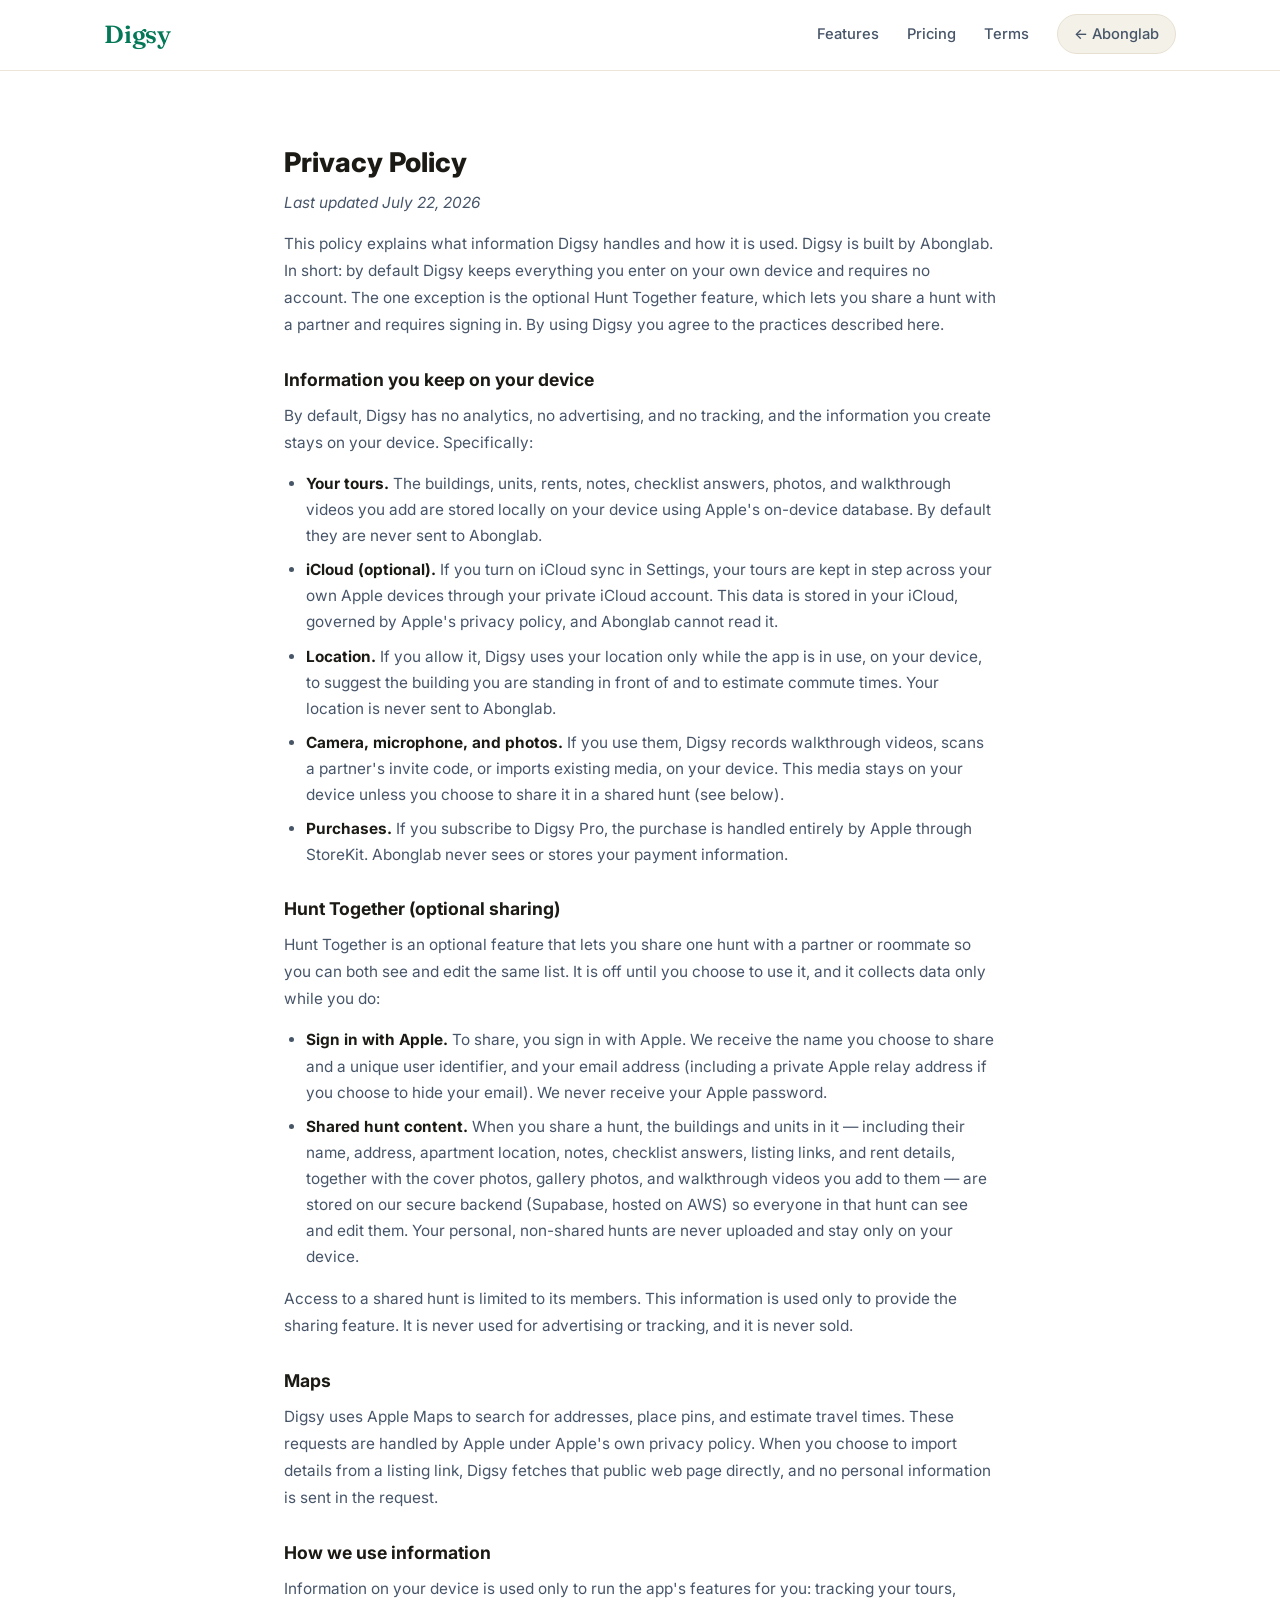
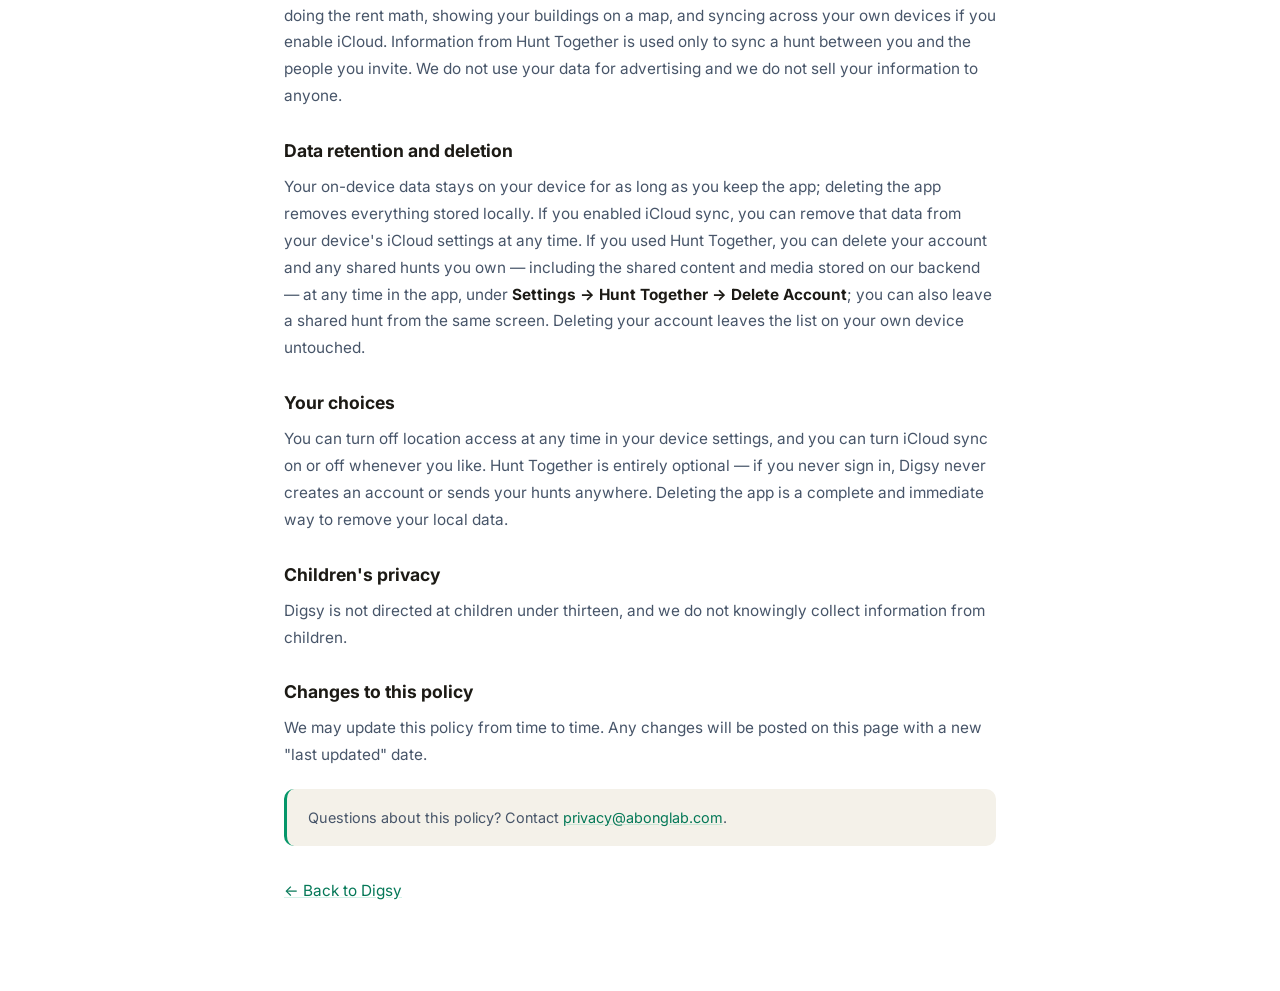
<file: digsy/privacy/index.html>
<!DOCTYPE html>
<html lang="en">
<head>
    <meta charset="UTF-8">
    <meta name="viewport" content="width=device-width, initial-scale=1.0">
    <title>Digsy — Privacy Policy</title>
    <meta name="description" content="Privacy policy for Digsy, the apartment tour tracker by Abonglab.">
    <link rel="stylesheet" href="../../app.css">
    <link rel="preconnect" href="https://fonts.googleapis.com">
    <link rel="preconnect" href="https://fonts.gstatic.com" crossorigin>
    <link href="https://fonts.googleapis.com/css2?family=Inter:wght@400;500;600;700;800&family=Fraunces:opsz,wght@9..144,500;9..144,600;9..144,700&display=swap" rel="stylesheet">
</head>
<body class="digsy">
    <nav class="app-nav">
        <div class="wrap app-nav__inner">
            <a href="../" class="app-nav__brand"><span class="wordmark">Digsy</span></a>
            <div class="app-nav__links">
                <a href="../#features">Features</a>
                <a href="../#pricing">Pricing</a>
                <a href="../#terms">Terms</a>
                <a href="../../index.html" class="app-nav__home">← Abonglab</a>
            </div>
        </div>
    </nav>

    <section class="legal" id="privacy">
        <div class="wrap legal__inner">
            <h2>Privacy Policy</h2>
            <p class="legal__updated">Last updated July 22, 2026</p>
            <p>This policy explains what information Digsy handles and how it is used. Digsy is built by Abonglab. In short: by default Digsy keeps everything you enter on your own device and requires no account. The one exception is the optional Hunt Together feature, which lets you share a hunt with a partner and requires signing in. By using Digsy you agree to the practices described here.</p>

            <h3>Information you keep on your device</h3>
            <p>By default, Digsy has no analytics, no advertising, and no tracking, and the information you create stays on your device. Specifically:</p>
            <ul>
                <li><strong>Your tours.</strong> The buildings, units, rents, notes, checklist answers, photos, and walkthrough videos you add are stored locally on your device using Apple's on-device database. By default they are never sent to Abonglab.</li>
                <li><strong>iCloud (optional).</strong> If you turn on iCloud sync in Settings, your tours are kept in step across your own Apple devices through your private iCloud account. This data is stored in your iCloud, governed by Apple's privacy policy, and Abonglab cannot read it.</li>
                <li><strong>Location.</strong> If you allow it, Digsy uses your location only while the app is in use, on your device, to suggest the building you are standing in front of and to estimate commute times. Your location is never sent to Abonglab.</li>
                <li><strong>Camera, microphone, and photos.</strong> If you use them, Digsy records walkthrough videos, scans a partner's invite code, or imports existing media, on your device. This media stays on your device unless you choose to share it in a shared hunt (see below).</li>
                <li><strong>Purchases.</strong> If you subscribe to Digsy Pro, the purchase is handled entirely by Apple through StoreKit. Abonglab never sees or stores your payment information.</li>
            </ul>

            <h3>Hunt Together (optional sharing)</h3>
            <p>Hunt Together is an optional feature that lets you share one hunt with a partner or roommate so you can both see and edit the same list. It is off until you choose to use it, and it collects data only while you do:</p>
            <ul>
                <li><strong>Sign in with Apple.</strong> To share, you sign in with Apple. We receive the name you choose to share and a unique user identifier, and your email address (including a private Apple relay address if you choose to hide your email). We never receive your Apple password.</li>
                <li><strong>Shared hunt content.</strong> When you share a hunt, the buildings and units in it — including their name, address, apartment location, notes, checklist answers, listing links, and rent details, together with the cover photos, gallery photos, and walkthrough videos you add to them — are stored on our secure backend (Supabase, hosted on AWS) so everyone in that hunt can see and edit them. Your personal, non-shared hunts are never uploaded and stay only on your device.</li>
            </ul>
            <p>Access to a shared hunt is limited to its members. This information is used only to provide the sharing feature. It is never used for advertising or tracking, and it is never sold.</p>

            <h3>Maps</h3>
            <p>Digsy uses Apple Maps to search for addresses, place pins, and estimate travel times. These requests are handled by Apple under Apple's own privacy policy. When you choose to import details from a listing link, Digsy fetches that public web page directly, and no personal information is sent in the request.</p>

            <h3>How we use information</h3>
            <p>Information on your device is used only to run the app's features for you: tracking your tours, doing the rent math, showing your buildings on a map, and syncing across your own devices if you enable iCloud. Information from Hunt Together is used only to sync a hunt between you and the people you invite. We do not use your data for advertising and we do not sell your information to anyone.</p>

            <h3>Data retention and deletion</h3>
            <p>Your on-device data stays on your device for as long as you keep the app; deleting the app removes everything stored locally. If you enabled iCloud sync, you can remove that data from your device's iCloud settings at any time. If you used Hunt Together, you can delete your account and any shared hunts you own — including the shared content and media stored on our backend — at any time in the app, under <strong>Settings → Hunt Together → Delete Account</strong>; you can also leave a shared hunt from the same screen. Deleting your account leaves the list on your own device untouched.</p>

            <h3>Your choices</h3>
            <p>You can turn off location access at any time in your device settings, and you can turn iCloud sync on or off whenever you like. Hunt Together is entirely optional — if you never sign in, Digsy never creates an account or sends your hunts anywhere. Deleting the app is a complete and immediate way to remove your local data.</p>

            <h3>Children's privacy</h3>
            <p>Digsy is not directed at children under thirteen, and we do not knowingly collect information from children.</p>

            <h3>Changes to this policy</h3>
            <p>We may update this policy from time to time. Any changes will be posted on this page with a new "last updated" date.</p>

            <div class="legal-callout">Questions about this policy? Contact <a href="mailto:privacy@abonglab.com">privacy@abonglab.com</a>.</div>

            <p style="margin-top:2rem"><a href="../">← Back to Digsy</a></p>
        </div>
    </section>

    <script src="../../app.js"></script>
</body>
</html>
</file>
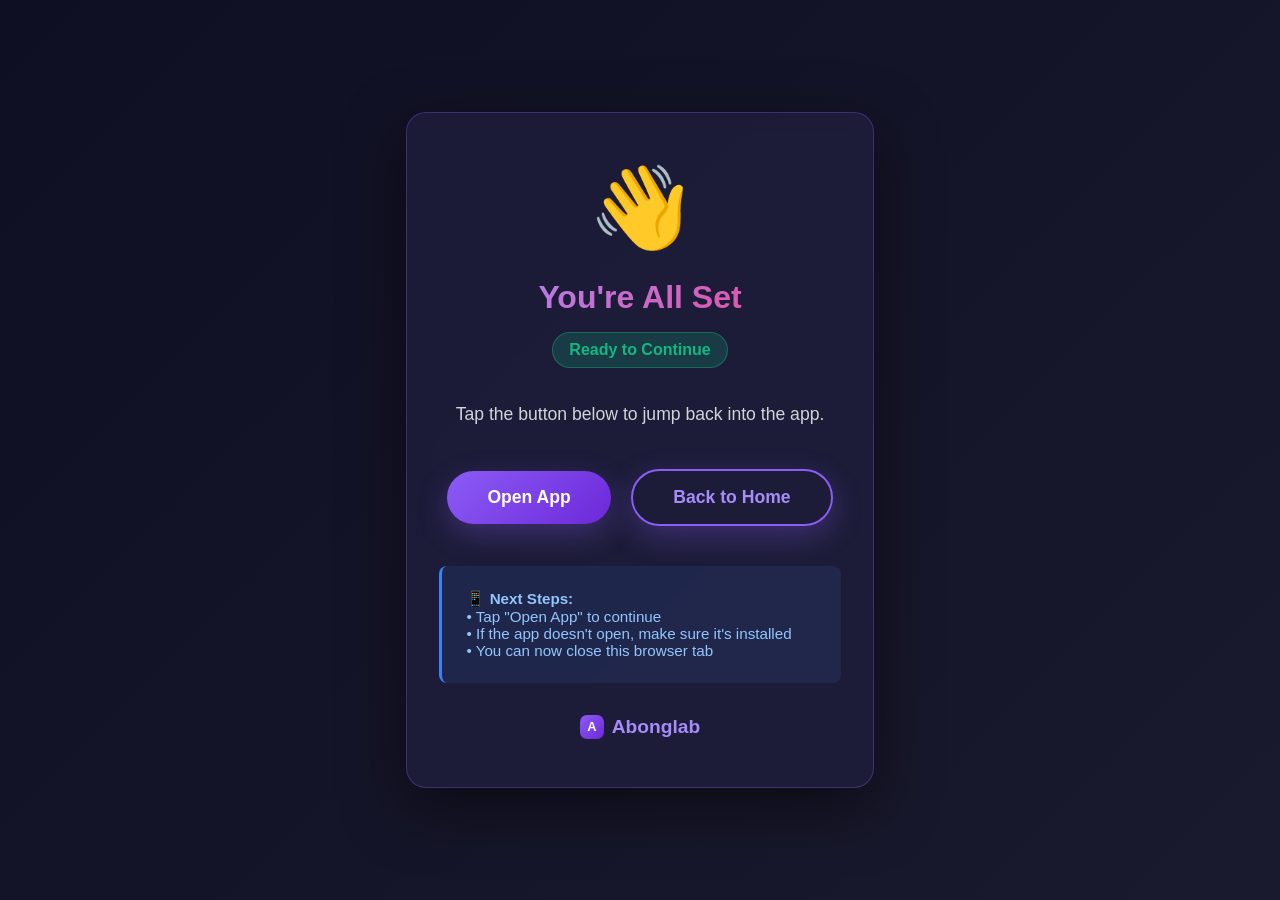
<file: confirm.html>
<!DOCTYPE html>
<html lang="en">
<head>
    <meta charset="UTF-8">
    <meta name="viewport" content="width=device-width, initial-scale=1.0">
    <title>Return to App - Abonglab</title>
    <style>
        * {
            margin: 0;
            padding: 0;
            box-sizing: border-box;
        }

        body {
            font-family: -apple-system, BlinkMacSystemFont, 'Segoe UI', Roboto, sans-serif;
            background: linear-gradient(135deg, #0f0f23 0%, #1a1a2e 100%);
            min-height: 100vh;
            display: flex;
            align-items: center;
            justify-content: center;
            padding: 20px;
        }

        .container {
            background: rgba(30, 30, 60, 0.8);
            backdrop-filter: blur(10px);
            border: 1px solid rgba(139, 92, 246, 0.3);
            border-radius: 20px;
            padding: 3rem 2rem;
            max-width: 500px;
            text-align: center;
            box-shadow: 0 20px 60px rgba(0, 0, 0, 0.5);
            animation: fadeIn 0.5s ease-out;
        }

        @keyframes fadeIn {
            from {
                opacity: 0;
                transform: translateY(20px);
            }
            to {
                opacity: 1;
                transform: translateY(0);
            }
        }

        .icon {
            font-size: 5rem;
            margin-bottom: 1.5rem;
            animation: bounce 1s ease-in-out;
        }

        @keyframes bounce {
            0%, 100% { transform: translateY(0); }
            50% { transform: translateY(-20px); }
        }

        h1 {
            color: #a78bfa;
            font-size: 2rem;
            margin-bottom: 1rem;
            background: linear-gradient(135deg, #a78bfa, #ec4899);
            -webkit-background-clip: text;
            -webkit-text-fill-color: transparent;
            background-clip: text;
        }

        p {
            color: #d1d5db;
            font-size: 1.1rem;
            line-height: 1.6;
            margin-bottom: 2rem;
        }

        .status {
            display: inline-block;
            padding: 0.5rem 1rem;
            background: rgba(16, 185, 129, 0.2);
            border: 1px solid rgba(16, 185, 129, 0.4);
            border-radius: 50px;
            color: #10b981;
            font-weight: 600;
            margin-bottom: 2rem;
            animation: pulse 2s ease-in-out infinite;
        }

        @keyframes pulse {
            0%, 100% { opacity: 1; }
            50% { opacity: 0.6; }
        }

        .btn {
            display: inline-block;
            padding: 1rem 2.5rem;
            background: linear-gradient(135deg, #8b5cf6, #6d28d9);
            color: white;
            text-decoration: none;
            border-radius: 50px;
            font-weight: 600;
            font-size: 1.1rem;
            margin: 0.5rem;
            transition: all 0.3s ease;
            border: none;
            cursor: pointer;
            box-shadow: 0 10px 30px rgba(139, 92, 246, 0.3);
        }

        .btn:hover {
            transform: translateY(-3px);
            box-shadow: 0 15px 40px rgba(139, 92, 246, 0.5);
        }

        .btn-secondary {
            background: transparent;
            border: 2px solid #8b5cf6;
            color: #a78bfa;
        }

        .btn-secondary:hover {
            background: #8b5cf6;
            color: white;
        }

        .instruction {
            margin-top: 2rem;
            padding: 1.5rem;
            background: rgba(59, 130, 246, 0.1);
            border-left: 3px solid #3b82f6;
            border-radius: 8px;
            color: #93c5fd;
            font-size: 0.95rem;
            text-align: left;
        }

        .loader {
            display: none;
            margin: 1rem auto;
        }

        .loader.active {
            display: block;
        }

        .spinner {
            border: 3px solid rgba(139, 92, 246, 0.3);
            border-top: 3px solid #8b5cf6;
            border-radius: 50%;
            width: 40px;
            height: 40px;
            animation: spin 1s linear infinite;
            margin: 0 auto;
        }

        @keyframes spin {
            0% { transform: rotate(0deg); }
            100% { transform: rotate(360deg); }
        }

        .error {
            display: none;
            color: #f87171;
            background: rgba(248, 113, 113, 0.1);
            border: 1px solid rgba(248, 113, 113, 0.3);
            padding: 1rem;
            border-radius: 8px;
            margin-top: 1rem;
        }

        .error.active {
            display: block;
        }

        .logo {
            font-size: 1.2rem;
            color: #a78bfa;
            margin-top: 2rem;
            font-weight: 600;
        }

        @media (max-width: 600px) {
            .container {
                padding: 2rem 1.5rem;
            }

            h1 {
                font-size: 1.5rem;
            }

            .icon {
                font-size: 3.5rem;
            }

            .btn {
                display: block;
                margin: 0.5rem 0;
            }
        }
    </style>
</head>
<body>
    <div class="container">
        <div class="icon">👋</div>
        <h1>You're All Set</h1>
        <div class="status" id="status">Ready to Continue</div>

        <p id="message">
            Tap the button below to jump back into the app.
        </p>

        <div class="loader" id="loader">
            <div class="spinner"></div>
            <p style="margin-top: 1rem; color: #9ca3af;">Opening app...</p>
        </div>

        <div id="buttons">
            <a href="#" class="btn" id="openApp">
                Open App
            </a>
            <a href="index.html" class="btn btn-secondary">
                Back to Home
            </a>
        </div>

        <div class="instruction">
            <strong>📱 Next Steps:</strong><br>
            • Tap "Open App" to continue<br>
            • If the app doesn't open, make sure it's installed<br>
            • You can now close this browser tab
        </div>

        <div class="error" id="error">
            ⚠️ Couldn't open the app automatically. Please tap the button above or open the app manually.
        </div>

        <div class="logo" style="display:flex;align-items:center;justify-content:center;gap:8px">
            <div style="width:24px;height:24px;border-radius:7px;background:linear-gradient(135deg,#8b5cf6,#6d28d9);display:flex;align-items:center;justify-content:center;font-weight:800;font-size:0.8rem;color:white">A</div>
            Abonglab
        </div>
    </div>

    <script>
        // Auto-redirect to app after 2 seconds
        let redirected = false;

        // Detect app from URL parameter or hash
        function getAppScheme() {
            const urlParams = new URLSearchParams(window.location.search);
            const hash = window.location.hash.replace('#', '');

            // Check for app parameter in URL (e.g., ?app=digsy)
            const app = urlParams.get('app') || hash;

            // Map app names to deep link schemes
            const appSchemes = {
                'digsy': 'digsy://',
                'pigeon': 'pigeon://',
            };

            return appSchemes[app] || 'digsy://'; // Default to digsy
        }

        window.onload = function() {
            // Check if the referring action reported an error
            const urlParams = new URLSearchParams(window.location.search);
            const error = urlParams.get('error');
            const errorDescription = urlParams.get('error_description');
            const appScheme = getAppScheme();

            if (error) {
                // Show error state
                document.getElementById('status').textContent = 'Something Went Wrong';
                document.getElementById('status').style.background = 'rgba(248, 113, 113, 0.2)';
                document.getElementById('status').style.borderColor = 'rgba(248, 113, 113, 0.4)';
                document.getElementById('status').style.color = '#f87171';
                document.querySelector('.icon').textContent = '❌';
                document.getElementById('message').textContent = errorDescription || 'There was a problem. Please try again from the app.';
                return;
            }

            // Update button with correct app scheme
            document.getElementById('openApp').href = appScheme;

            // Attempt auto-redirect
            setTimeout(() => {
                if (!redirected) {
                    document.getElementById('loader').classList.add('active');
                    document.getElementById('buttons').style.opacity = '0.5';

                    // Try to open app
                    window.location.href = appScheme;

                    // Show manual button after 3 seconds if auto-redirect didn't work
                    setTimeout(() => {
                        document.getElementById('loader').classList.remove('active');
                        document.getElementById('buttons').style.opacity = '1';
                        document.getElementById('error').classList.add('active');
                    }, 3000);
                }
            }, 2000);
        };

        // Track if user manually clicked
        document.getElementById('openApp').addEventListener('click', function(e) {
            redirected = true;
            document.getElementById('error').classList.remove('active');
        });

        // Detect if user comes back (app didn't open)
        document.addEventListener('visibilitychange', function() {
            if (document.visibilityState === 'visible' && !redirected) {
                // User came back - app didn't open
                setTimeout(() => {
                    document.getElementById('error').classList.add('active');
                }, 500);
            }
        });
    </script>
</body>
</html>
</file>
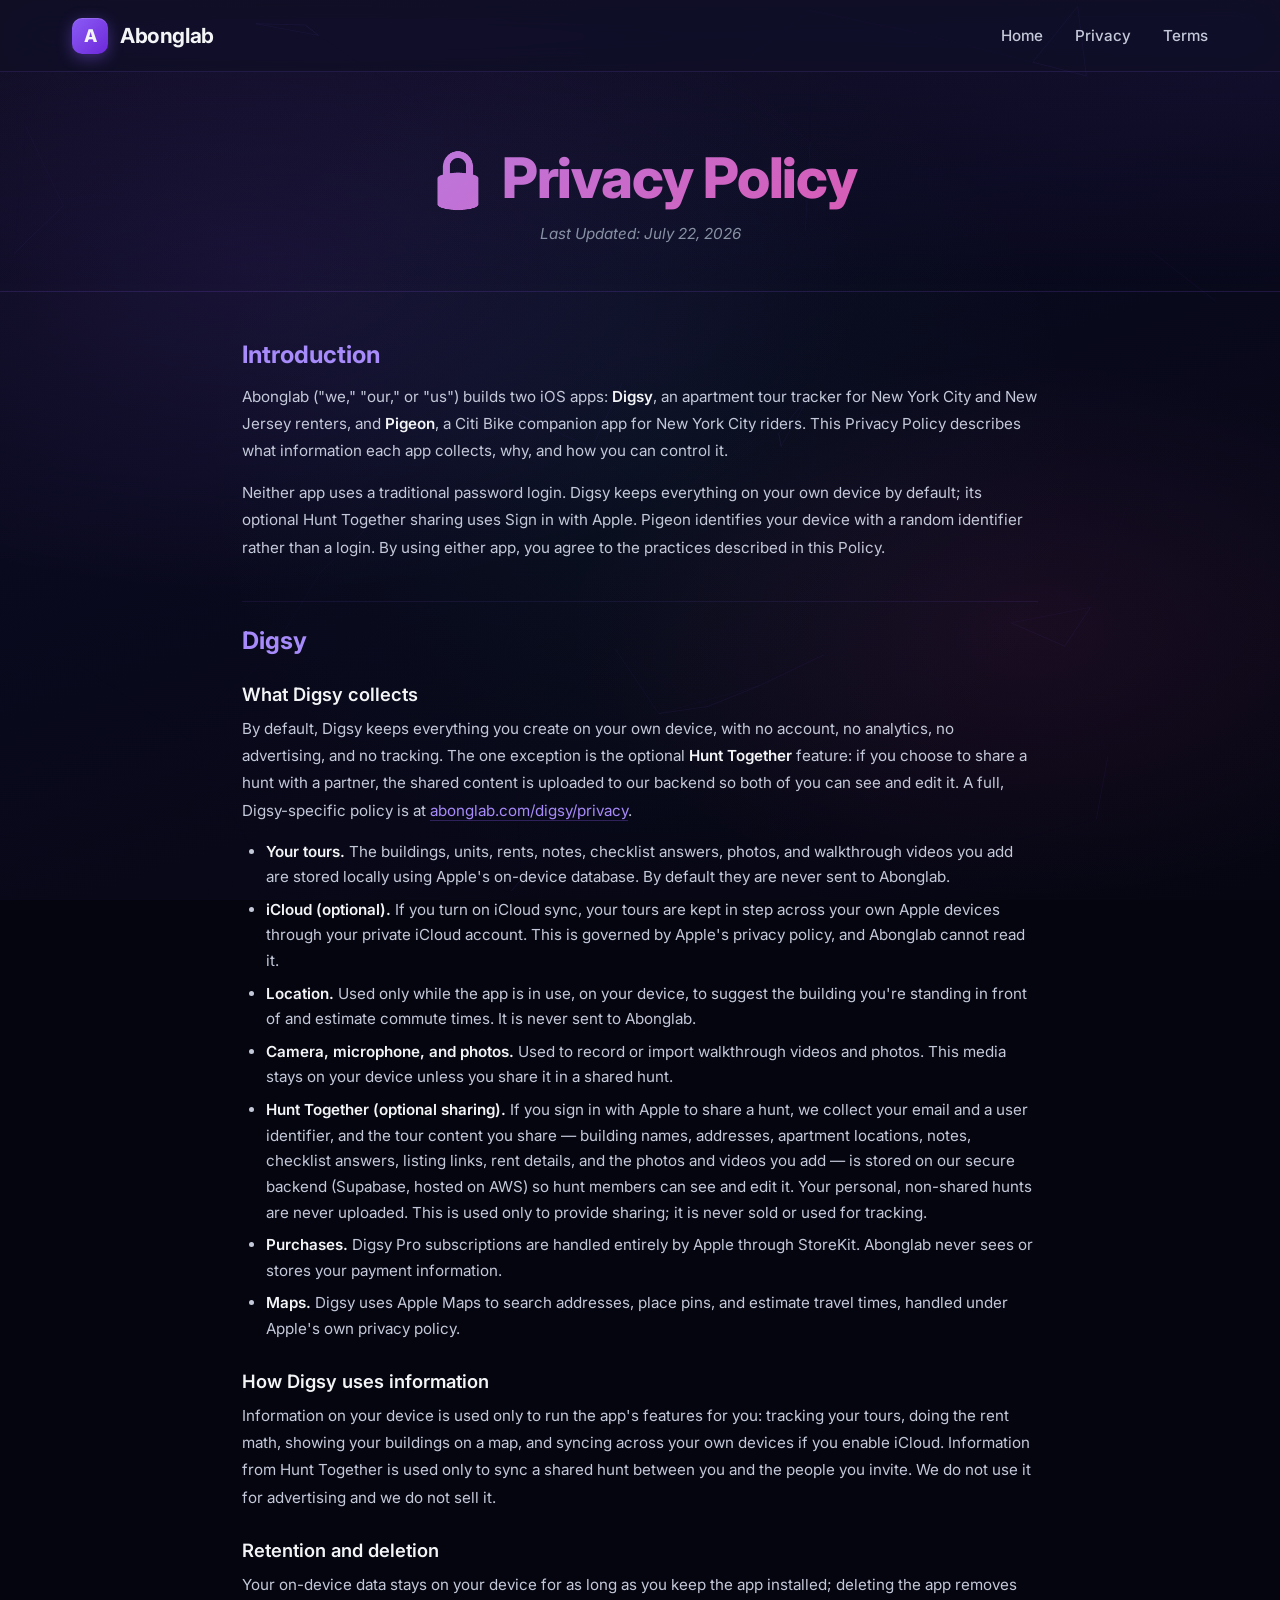
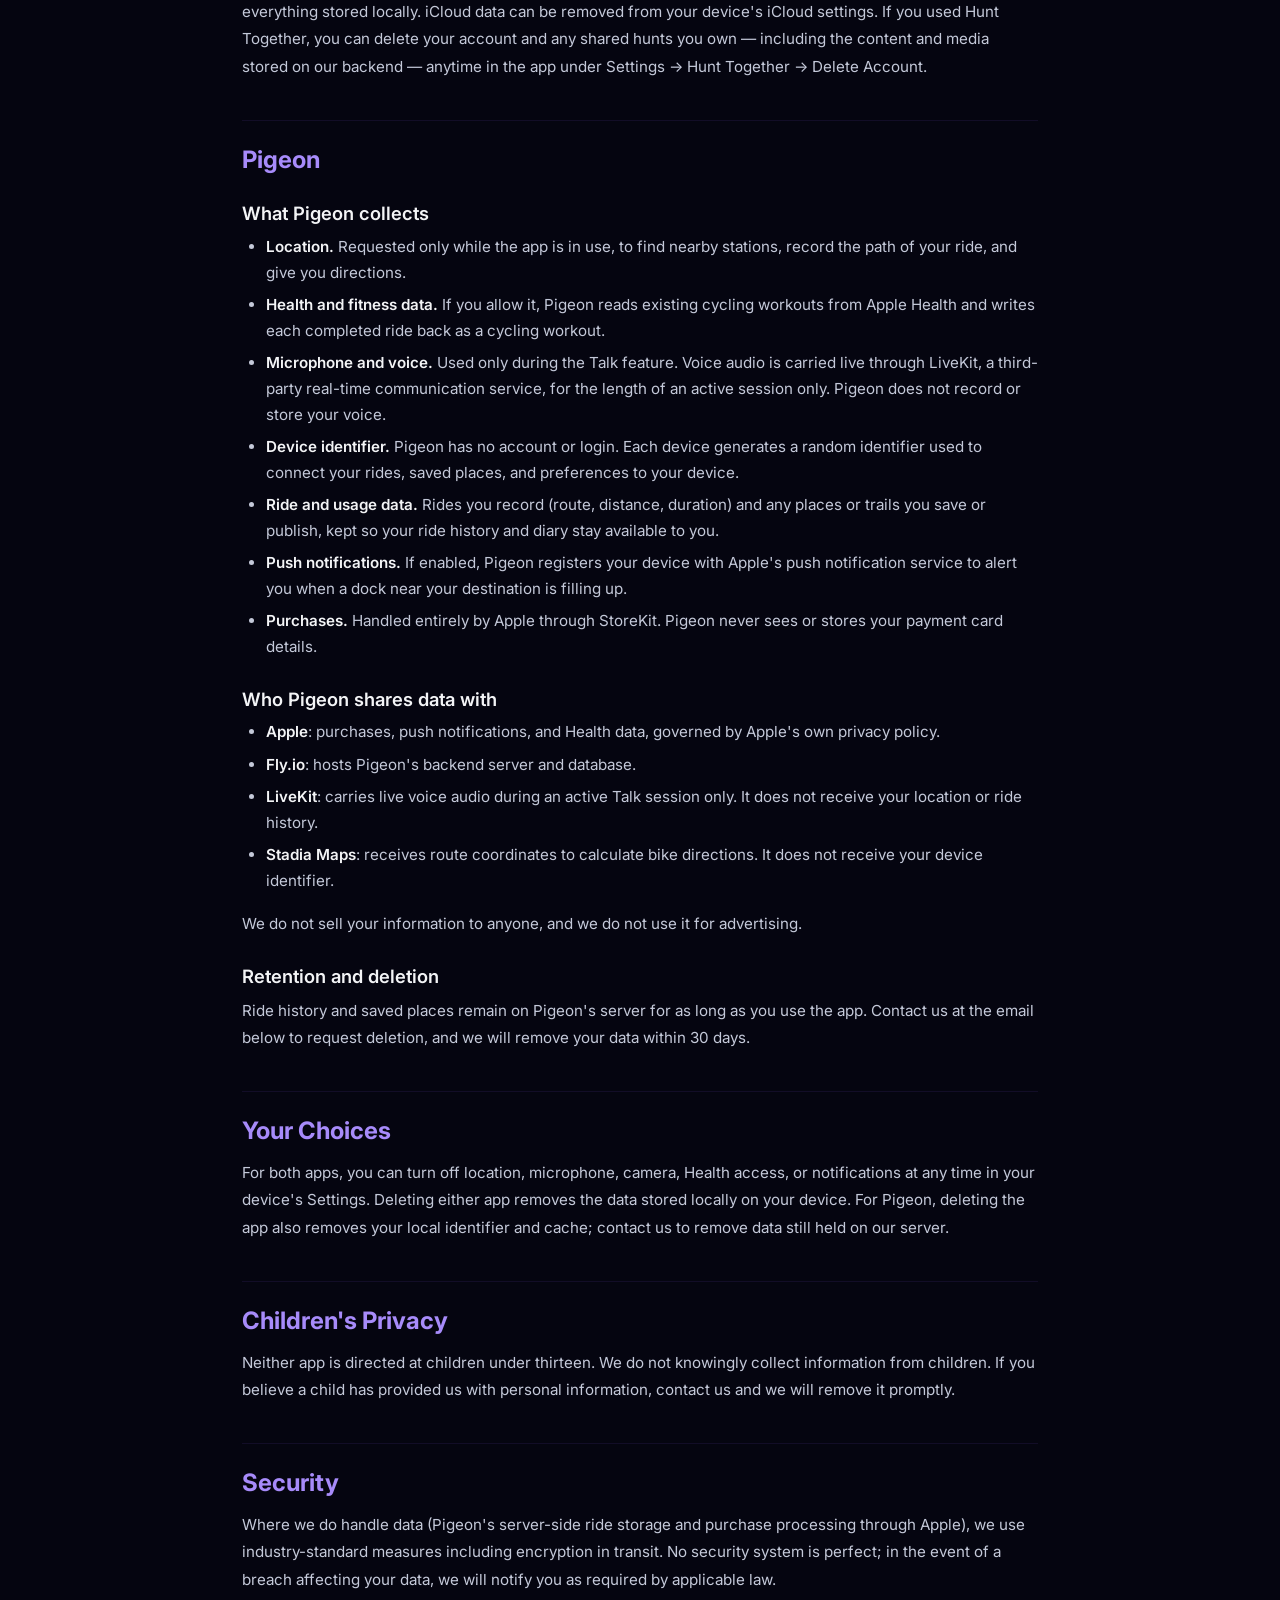
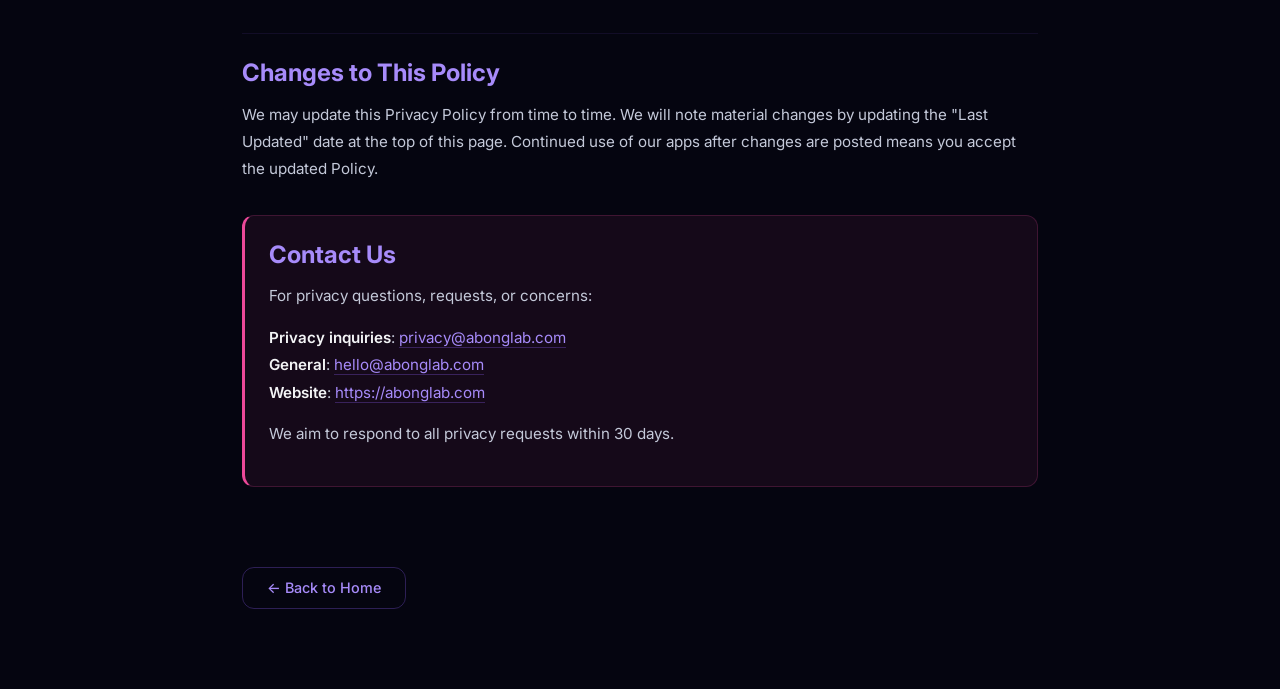
<file: privacy.html>
<!DOCTYPE html>
<html lang="en">
<head>
    <meta charset="UTF-8">
    <meta name="viewport" content="width=device-width, initial-scale=1.0">
    <title>Privacy Policy - Abonglab</title>
    <link rel="stylesheet" href="styles.css">
    <link rel="preconnect" href="https://fonts.googleapis.com">
    <link href="https://fonts.googleapis.com/css2?family=Inter:wght@300;400;500;600;700;800;900&display=swap" rel="stylesheet">
</head>
<body class="legal-page">
    <canvas id="canvas"></canvas>
    <div class="particles" id="particles"></div>
    <div class="scene-bg"><div class="scene-plane"></div></div>

    <nav class="navbar">
        <div class="nav-container">
            <div class="logo">
                <div class="logo-mark">A</div>
                <span class="logo-text">Abonglab</span>
            </div>
            <div class="nav-links">
                <a href="index.html" class="nav-link">Home</a>
                <a href="privacy.html" class="nav-link magic-link">Privacy</a>
                <a href="terms.html" class="nav-link magic-link">Terms</a>
            </div>
        </div>
    </nav>

    <div class="legal-header">
        <h1 class="legal-title">🔒 Privacy Policy</h1>
        <p class="legal-date">Last Updated: July 22, 2026</p>
    </div>

    <div class="legal-content">

        <h2>Introduction</h2>
        <p>Abonglab ("we," "our," or "us") builds two iOS apps: <strong>Digsy</strong>, an apartment tour tracker for New York City and New Jersey renters, and <strong>Pigeon</strong>, a Citi Bike companion app for New York City riders. This Privacy Policy describes what information each app collects, why, and how you can control it.</p>
        <p>Neither app uses a traditional password login. Digsy keeps everything on your own device by default; its optional Hunt Together sharing uses Sign in with Apple. Pigeon identifies your device with a random identifier rather than a login. By using either app, you agree to the practices described in this Policy.</p>

        <h2>Digsy</h2>

        <h3>What Digsy collects</h3>
        <p>By default, Digsy keeps everything you create on your own device, with no account, no analytics, no advertising, and no tracking. The one exception is the optional <strong>Hunt Together</strong> feature: if you choose to share a hunt with a partner, the shared content is uploaded to our backend so both of you can see and edit it. A full, Digsy-specific policy is at <a href="https://abonglab.com/digsy/privacy">abonglab.com/digsy/privacy</a>.</p>
        <ul>
            <li><strong>Your tours.</strong> The buildings, units, rents, notes, checklist answers, photos, and walkthrough videos you add are stored locally using Apple's on-device database. By default they are never sent to Abonglab.</li>
            <li><strong>iCloud (optional).</strong> If you turn on iCloud sync, your tours are kept in step across your own Apple devices through your private iCloud account. This is governed by Apple's privacy policy, and Abonglab cannot read it.</li>
            <li><strong>Location.</strong> Used only while the app is in use, on your device, to suggest the building you're standing in front of and estimate commute times. It is never sent to Abonglab.</li>
            <li><strong>Camera, microphone, and photos.</strong> Used to record or import walkthrough videos and photos. This media stays on your device unless you share it in a shared hunt.</li>
            <li><strong>Hunt Together (optional sharing).</strong> If you sign in with Apple to share a hunt, we collect your email and a user identifier, and the tour content you share — building names, addresses, apartment locations, notes, checklist answers, listing links, rent details, and the photos and videos you add — is stored on our secure backend (Supabase, hosted on AWS) so hunt members can see and edit it. Your personal, non-shared hunts are never uploaded. This is used only to provide sharing; it is never sold or used for tracking.</li>
            <li><strong>Purchases.</strong> Digsy Pro subscriptions are handled entirely by Apple through StoreKit. Abonglab never sees or stores your payment information.</li>
            <li><strong>Maps.</strong> Digsy uses Apple Maps to search addresses, place pins, and estimate travel times, handled under Apple's own privacy policy.</li>
        </ul>

        <h3>How Digsy uses information</h3>
        <p>Information on your device is used only to run the app's features for you: tracking your tours, doing the rent math, showing your buildings on a map, and syncing across your own devices if you enable iCloud. Information from Hunt Together is used only to sync a shared hunt between you and the people you invite. We do not use it for advertising and we do not sell it.</p>

        <h3>Retention and deletion</h3>
        <p>Your on-device data stays on your device for as long as you keep the app installed; deleting the app removes everything stored locally. iCloud data can be removed from your device's iCloud settings. If you used Hunt Together, you can delete your account and any shared hunts you own — including the content and media stored on our backend — anytime in the app under Settings → Hunt Together → Delete Account.</p>

        <h2>Pigeon</h2>

        <h3>What Pigeon collects</h3>
        <ul>
            <li><strong>Location.</strong> Requested only while the app is in use, to find nearby stations, record the path of your ride, and give you directions.</li>
            <li><strong>Health and fitness data.</strong> If you allow it, Pigeon reads existing cycling workouts from Apple Health and writes each completed ride back as a cycling workout.</li>
            <li><strong>Microphone and voice.</strong> Used only during the Talk feature. Voice audio is carried live through LiveKit, a third-party real-time communication service, for the length of an active session only. Pigeon does not record or store your voice.</li>
            <li><strong>Device identifier.</strong> Pigeon has no account or login. Each device generates a random identifier used to connect your rides, saved places, and preferences to your device.</li>
            <li><strong>Ride and usage data.</strong> Rides you record (route, distance, duration) and any places or trails you save or publish, kept so your ride history and diary stay available to you.</li>
            <li><strong>Push notifications.</strong> If enabled, Pigeon registers your device with Apple's push notification service to alert you when a dock near your destination is filling up.</li>
            <li><strong>Purchases.</strong> Handled entirely by Apple through StoreKit. Pigeon never sees or stores your payment card details.</li>
        </ul>

        <h3>Who Pigeon shares data with</h3>
        <ul>
            <li><strong>Apple</strong>: purchases, push notifications, and Health data, governed by Apple's own privacy policy.</li>
            <li><strong>Fly.io</strong>: hosts Pigeon's backend server and database.</li>
            <li><strong>LiveKit</strong>: carries live voice audio during an active Talk session only. It does not receive your location or ride history.</li>
            <li><strong>Stadia Maps</strong>: receives route coordinates to calculate bike directions. It does not receive your device identifier.</li>
        </ul>
        <p>We do not sell your information to anyone, and we do not use it for advertising.</p>

        <h3>Retention and deletion</h3>
        <p>Ride history and saved places remain on Pigeon's server for as long as you use the app. Contact us at the email below to request deletion, and we will remove your data within 30 days.</p>

        <h2>Your Choices</h2>
        <p>For both apps, you can turn off location, microphone, camera, Health access, or notifications at any time in your device's Settings. Deleting either app removes the data stored locally on your device. For Pigeon, deleting the app also removes your local identifier and cache; contact us to remove data still held on our server.</p>

        <h2>Children's Privacy</h2>
        <p>Neither app is directed at children under thirteen. We do not knowingly collect information from children. If you believe a child has provided us with personal information, contact us and we will remove it promptly.</p>

        <h2>Security</h2>
        <p>Where we do handle data (Pigeon's server-side ride storage and purchase processing through Apple), we use industry-standard measures including encryption in transit. No security system is perfect; in the event of a breach affecting your data, we will notify you as required by applicable law.</p>

        <h2>Changes to This Policy</h2>
        <p>We may update this Privacy Policy from time to time. We will note material changes by updating the "Last Updated" date at the top of this page. Continued use of our apps after changes are posted means you accept the updated Policy.</p>

        <div class="warning-box">
            <h2 style="border:none; padding:0; margin-top:0">Contact Us</h2>
            <p>For privacy questions, requests, or concerns:</p>
            <p>
                <strong>Privacy inquiries</strong>: <a href="mailto:privacy@abonglab.com">privacy@abonglab.com</a><br>
                <strong>General</strong>: <a href="mailto:hello@abonglab.com">hello@abonglab.com</a><br>
                <strong>Website</strong>: <a href="https://abonglab.com">https://abonglab.com</a>
            </p>
            <p>We aim to respond to all privacy requests within 30 days.</p>
        </div>

        <a href="index.html" class="back-link">← Back to Home</a>
    </div>

    <script src="magic.js"></script>
</body>
</html>
</file>
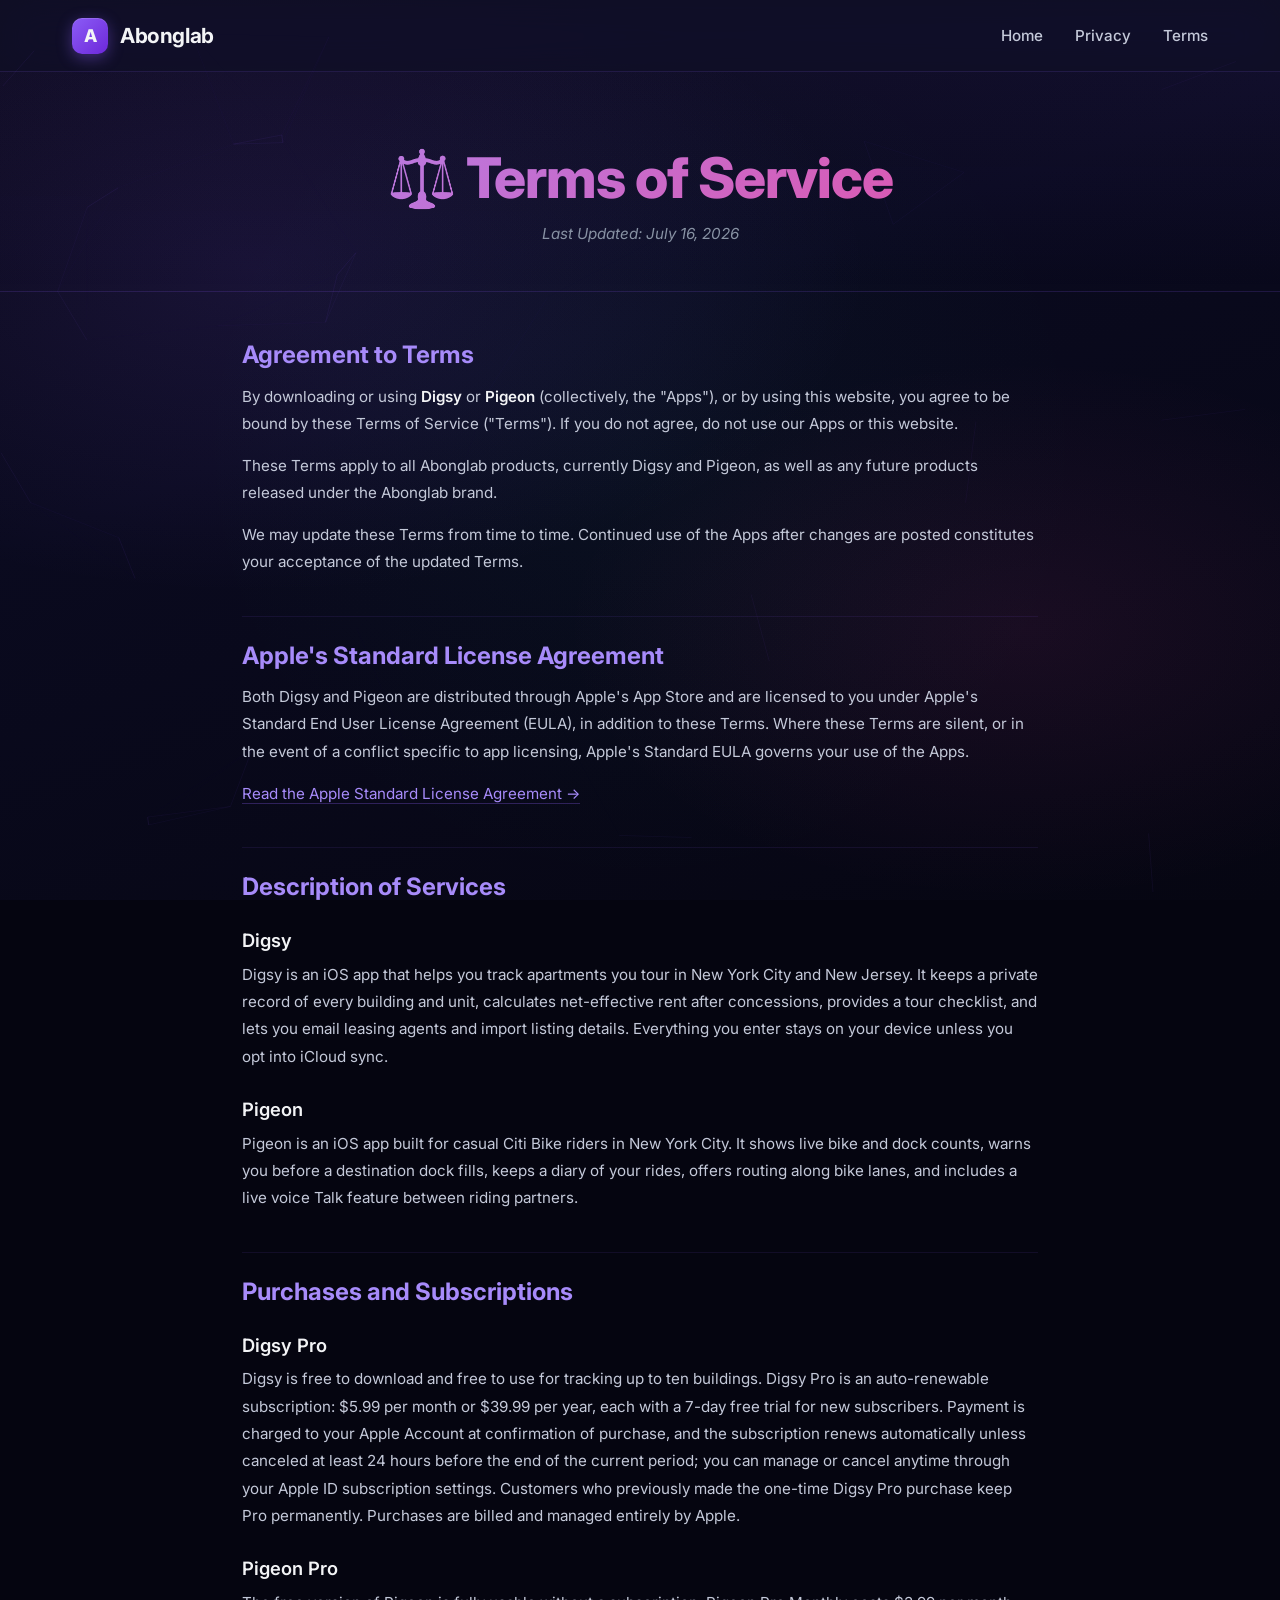
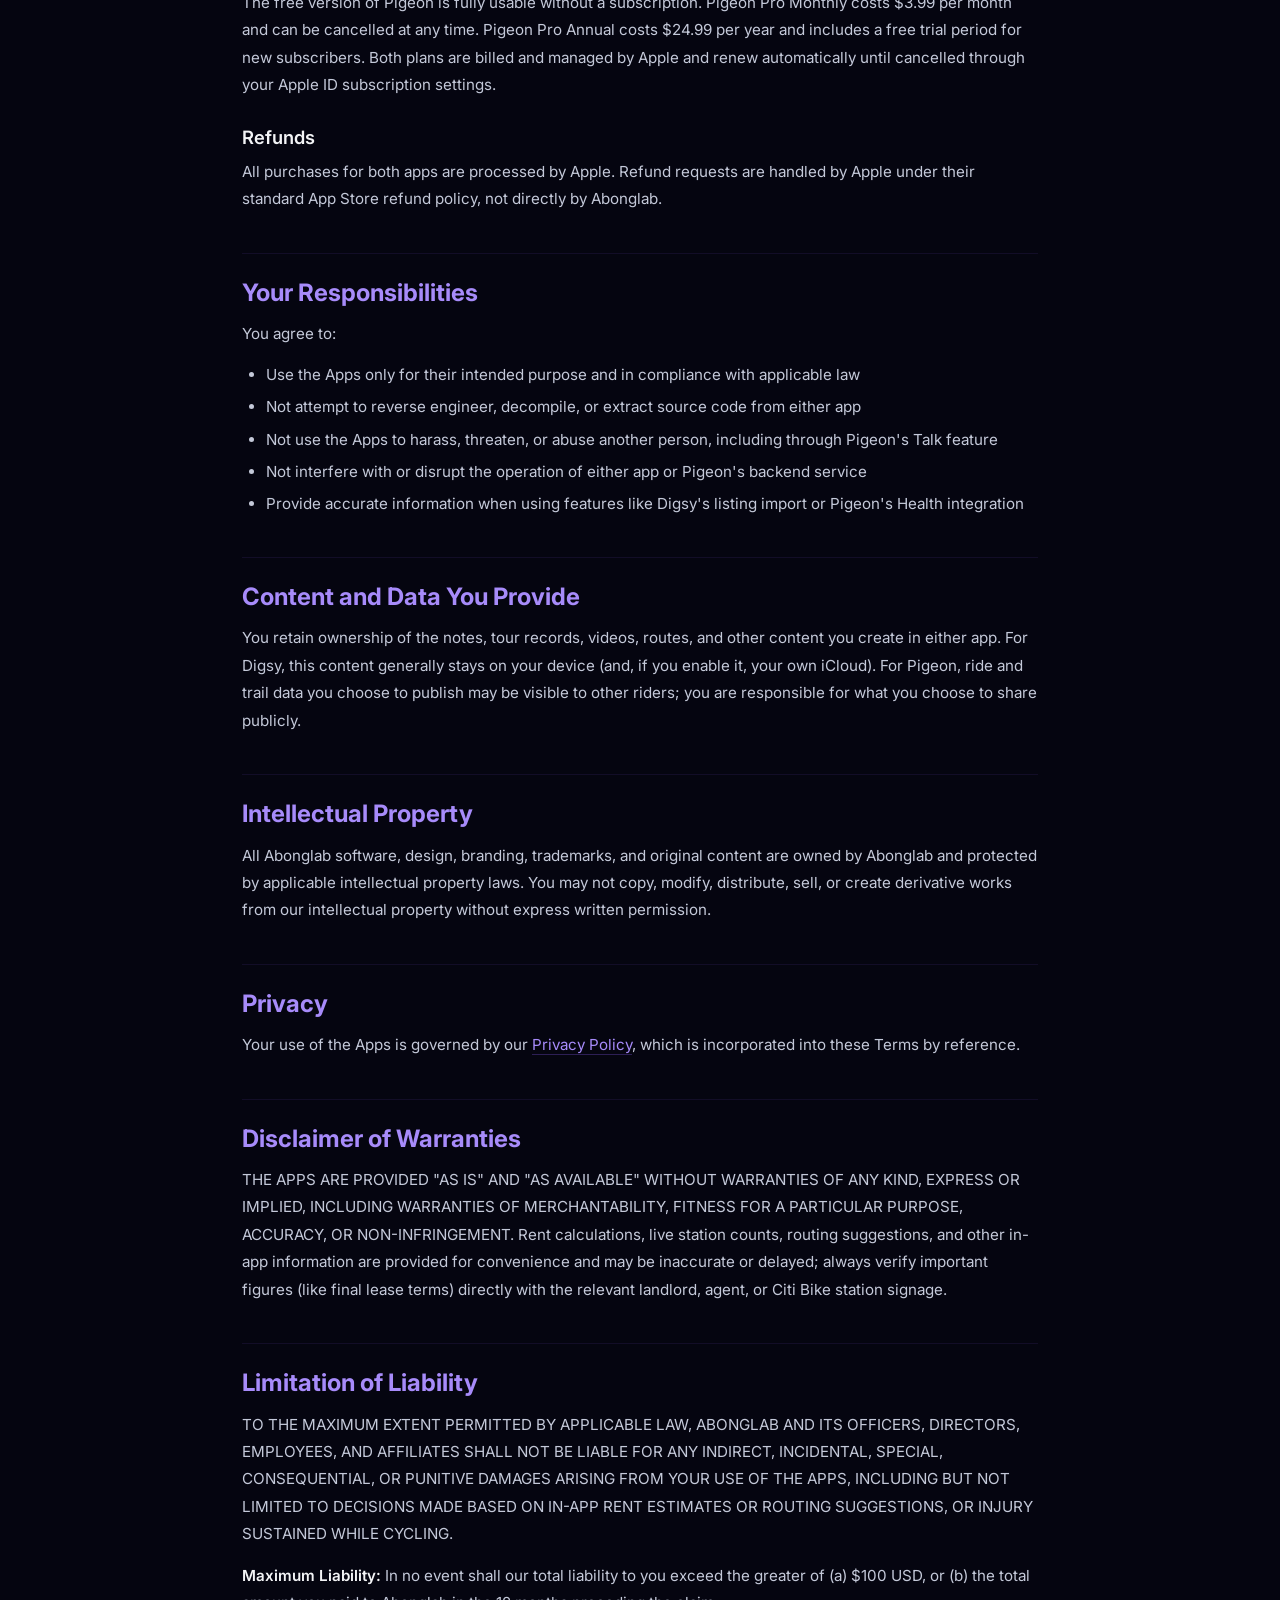
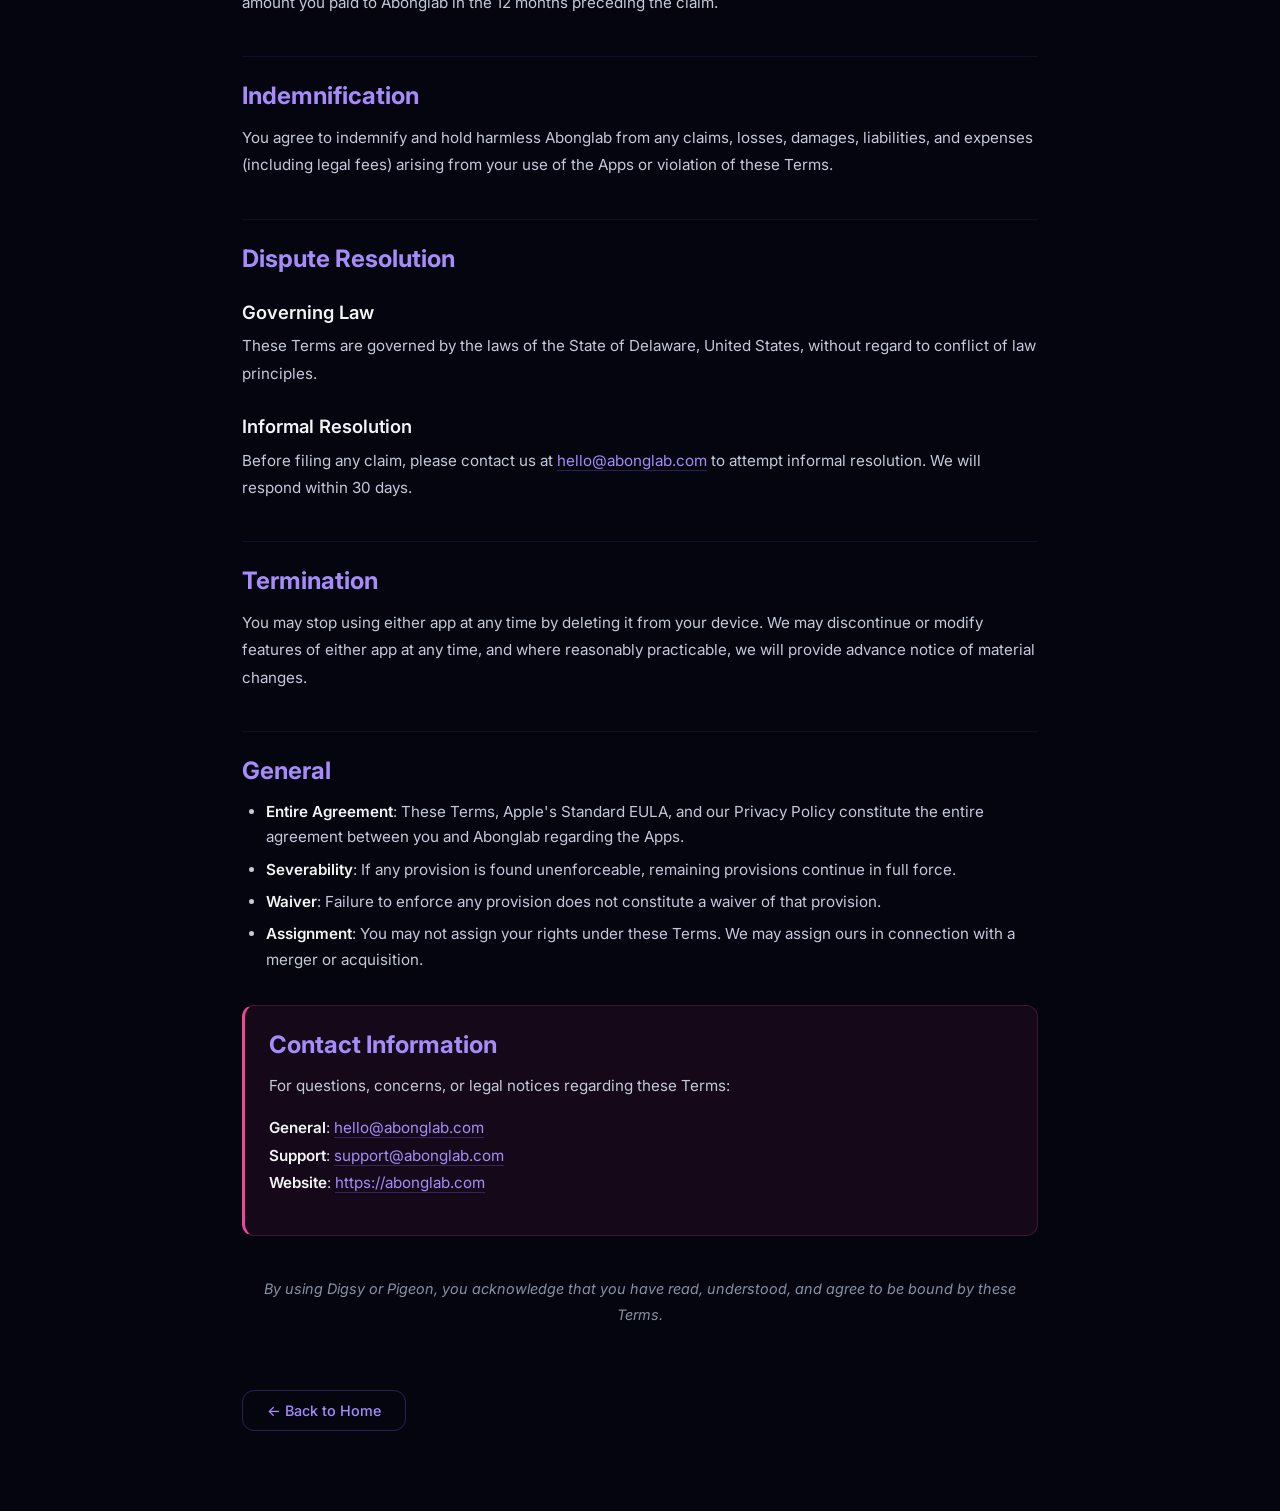
<file: terms.html>
<!DOCTYPE html>
<html lang="en">
<head>
    <meta charset="UTF-8">
    <meta name="viewport" content="width=device-width, initial-scale=1.0">
    <title>Terms of Service - Abonglab</title>
    <link rel="stylesheet" href="styles.css">
    <link rel="preconnect" href="https://fonts.googleapis.com">
    <link href="https://fonts.googleapis.com/css2?family=Inter:wght@300;400;500;600;700;800;900&display=swap" rel="stylesheet">
</head>
<body class="legal-page">
    <canvas id="canvas"></canvas>
    <div class="particles" id="particles"></div>
    <div class="scene-bg"><div class="scene-plane"></div></div>

    <nav class="navbar">
        <div class="nav-container">
            <div class="logo">
                <div class="logo-mark">A</div>
                <span class="logo-text">Abonglab</span>
            </div>
            <div class="nav-links">
                <a href="index.html" class="nav-link">Home</a>
                <a href="privacy.html" class="nav-link magic-link">Privacy</a>
                <a href="terms.html" class="nav-link magic-link">Terms</a>
            </div>
        </div>
    </nav>

    <div class="legal-header">
        <h1 class="legal-title">⚖️ Terms of Service</h1>
        <p class="legal-date">Last Updated: July 16, 2026</p>
    </div>

    <div class="legal-content">

        <h2>Agreement to Terms</h2>
        <p>By downloading or using <strong>Digsy</strong> or <strong>Pigeon</strong> (collectively, the "Apps"), or by using this website, you agree to be bound by these Terms of Service ("Terms"). If you do not agree, do not use our Apps or this website.</p>
        <p>These Terms apply to all Abonglab products, currently Digsy and Pigeon, as well as any future products released under the Abonglab brand.</p>
        <p>We may update these Terms from time to time. Continued use of the Apps after changes are posted constitutes your acceptance of the updated Terms.</p>

        <h2>Apple's Standard License Agreement</h2>
        <p>Both Digsy and Pigeon are distributed through Apple's App Store and are licensed to you under Apple's Standard End User License Agreement (EULA), in addition to these Terms. Where these Terms are silent, or in the event of a conflict specific to app licensing, Apple's Standard EULA governs your use of the Apps.</p>
        <p><a href="https://www.apple.com/legal/internet-services/itunes/dev/stdeula/">Read the Apple Standard License Agreement →</a></p>

        <h2>Description of Services</h2>

        <h3>Digsy</h3>
        <p>Digsy is an iOS app that helps you track apartments you tour in New York City and New Jersey. It keeps a private record of every building and unit, calculates net-effective rent after concessions, provides a tour checklist, and lets you email leasing agents and import listing details. Everything you enter stays on your device unless you opt into iCloud sync.</p>

        <h3>Pigeon</h3>
        <p>Pigeon is an iOS app built for casual Citi Bike riders in New York City. It shows live bike and dock counts, warns you before a destination dock fills, keeps a diary of your rides, offers routing along bike lanes, and includes a live voice Talk feature between riding partners.</p>

        <h2>Purchases and Subscriptions</h2>

        <h3>Digsy Pro</h3>
        <p>Digsy is free to download and free to use for tracking up to ten buildings. Digsy Pro is an auto-renewable subscription: $5.99 per month or $39.99 per year, each with a 7-day free trial for new subscribers. Payment is charged to your Apple Account at confirmation of purchase, and the subscription renews automatically unless canceled at least 24 hours before the end of the current period; you can manage or cancel anytime through your Apple ID subscription settings. Customers who previously made the one-time Digsy Pro purchase keep Pro permanently. Purchases are billed and managed entirely by Apple.</p>

        <h3>Pigeon Pro</h3>
        <p>The free version of Pigeon is fully usable without a subscription. Pigeon Pro Monthly costs $3.99 per month and can be cancelled at any time. Pigeon Pro Annual costs $24.99 per year and includes a free trial period for new subscribers. Both plans are billed and managed by Apple and renew automatically until cancelled through your Apple ID subscription settings.</p>

        <h3>Refunds</h3>
        <p>All purchases for both apps are processed by Apple. Refund requests are handled by Apple under their standard App Store refund policy, not directly by Abonglab.</p>

        <h2>Your Responsibilities</h2>
        <p>You agree to:</p>
        <ul>
            <li>Use the Apps only for their intended purpose and in compliance with applicable law</li>
            <li>Not attempt to reverse engineer, decompile, or extract source code from either app</li>
            <li>Not use the Apps to harass, threaten, or abuse another person, including through Pigeon's Talk feature</li>
            <li>Not interfere with or disrupt the operation of either app or Pigeon's backend service</li>
            <li>Provide accurate information when using features like Digsy's listing import or Pigeon's Health integration</li>
        </ul>

        <h2>Content and Data You Provide</h2>
        <p>You retain ownership of the notes, tour records, videos, routes, and other content you create in either app. For Digsy, this content generally stays on your device (and, if you enable it, your own iCloud). For Pigeon, ride and trail data you choose to publish may be visible to other riders; you are responsible for what you choose to share publicly.</p>

        <h2>Intellectual Property</h2>
        <p>All Abonglab software, design, branding, trademarks, and original content are owned by Abonglab and protected by applicable intellectual property laws. You may not copy, modify, distribute, sell, or create derivative works from our intellectual property without express written permission.</p>

        <h2>Privacy</h2>
        <p>Your use of the Apps is governed by our <a href="privacy.html">Privacy Policy</a>, which is incorporated into these Terms by reference.</p>

        <h2>Disclaimer of Warranties</h2>
        <p>THE APPS ARE PROVIDED "AS IS" AND "AS AVAILABLE" WITHOUT WARRANTIES OF ANY KIND, EXPRESS OR IMPLIED, INCLUDING WARRANTIES OF MERCHANTABILITY, FITNESS FOR A PARTICULAR PURPOSE, ACCURACY, OR NON-INFRINGEMENT. Rent calculations, live station counts, routing suggestions, and other in-app information are provided for convenience and may be inaccurate or delayed; always verify important figures (like final lease terms) directly with the relevant landlord, agent, or Citi Bike station signage.</p>

        <h2>Limitation of Liability</h2>
        <p>TO THE MAXIMUM EXTENT PERMITTED BY APPLICABLE LAW, ABONGLAB AND ITS OFFICERS, DIRECTORS, EMPLOYEES, AND AFFILIATES SHALL NOT BE LIABLE FOR ANY INDIRECT, INCIDENTAL, SPECIAL, CONSEQUENTIAL, OR PUNITIVE DAMAGES ARISING FROM YOUR USE OF THE APPS, INCLUDING BUT NOT LIMITED TO DECISIONS MADE BASED ON IN-APP RENT ESTIMATES OR ROUTING SUGGESTIONS, OR INJURY SUSTAINED WHILE CYCLING.</p>
        <p><strong>Maximum Liability:</strong> In no event shall our total liability to you exceed the greater of (a) $100 USD, or (b) the total amount you paid to Abonglab in the 12 months preceding the claim.</p>

        <h2>Indemnification</h2>
        <p>You agree to indemnify and hold harmless Abonglab from any claims, losses, damages, liabilities, and expenses (including legal fees) arising from your use of the Apps or violation of these Terms.</p>

        <h2>Dispute Resolution</h2>

        <h3>Governing Law</h3>
        <p>These Terms are governed by the laws of the State of Delaware, United States, without regard to conflict of law principles.</p>

        <h3>Informal Resolution</h3>
        <p>Before filing any claim, please contact us at <a href="mailto:hello@abonglab.com">hello@abonglab.com</a> to attempt informal resolution. We will respond within 30 days.</p>

        <h2>Termination</h2>
        <p>You may stop using either app at any time by deleting it from your device. We may discontinue or modify features of either app at any time, and where reasonably practicable, we will provide advance notice of material changes.</p>

        <h2>General</h2>
        <ul>
            <li><strong>Entire Agreement</strong>: These Terms, Apple's Standard EULA, and our Privacy Policy constitute the entire agreement between you and Abonglab regarding the Apps.</li>
            <li><strong>Severability</strong>: If any provision is found unenforceable, remaining provisions continue in full force.</li>
            <li><strong>Waiver</strong>: Failure to enforce any provision does not constitute a waiver of that provision.</li>
            <li><strong>Assignment</strong>: You may not assign your rights under these Terms. We may assign ours in connection with a merger or acquisition.</li>
        </ul>

        <div class="warning-box">
            <h2 style="border:none; padding:0; margin-top:0">Contact Information</h2>
            <p>For questions, concerns, or legal notices regarding these Terms:</p>
            <p>
                <strong>General</strong>: <a href="mailto:hello@abonglab.com">hello@abonglab.com</a><br>
                <strong>Support</strong>: <a href="mailto:support@abonglab.com">support@abonglab.com</a><br>
                <strong>Website</strong>: <a href="https://abonglab.com">https://abonglab.com</a>
            </p>
        </div>

        <p style="text-align:center; margin-top:2.5rem; color:var(--text-tertiary); font-style:italic; font-size:0.9rem;">
            By using Digsy or Pigeon, you acknowledge that you have read, understood, and agree to be bound by these Terms.
        </p>

        <a href="index.html" class="back-link">← Back to Home</a>
    </div>

    <script src="magic.js"></script>
</body>
</html>
</file>
<file: styles.css>
/* ===== ABONGLAB: 3D THEME ===== */

:root {
    --primary: #8b5cf6;
    --primary-dark: #6d28d9;
    --primary-light: #a78bfa;
    --secondary: #ec4899;
    --accent: #10b981;
    --digsy: #10b981;
    --digsy-light: #6ee7b7;
    --pigeon: #3b82f6;
    --pigeon-light: #93c5fd;
    --dark: #0a0a1a;
    --darker: #050510;
    --card-bg: rgba(20, 20, 45, 0.7);
    --card-border: rgba(139, 92, 246, 0.15);
    --text: #f3f4f6;
    --text-secondary: #c4c9d9;
    --text-tertiary: #8892a4;
    --glow: rgba(139, 92, 246, 0.5);
    --glow-pink: rgba(236, 72, 153, 0.5);
    --glow-green: rgba(16, 185, 129, 0.5);
}

*, *::before, *::after {
    margin: 0;
    padding: 0;
    box-sizing: border-box;
}

html {
    scroll-behavior: smooth;
}

body {
    font-family: 'Inter', -apple-system, BlinkMacSystemFont, 'Segoe UI', Roboto, sans-serif;
    background: var(--darker);
    color: var(--text);
    overflow-x: hidden;
    min-height: 100vh;
}

/* ===== 3D SCENE BACKGROUND ===== */
.scene-bg {
    position: fixed;
    inset: 0;
    z-index: 0;
    perspective: 800px;
    pointer-events: none;
    overflow: hidden;
}

.scene-plane {
    position: absolute;
    inset: 0;
    background:
        radial-gradient(ellipse 80% 60% at 20% 30%, rgba(139, 92, 246, 0.12) 0%, transparent 60%),
        radial-gradient(ellipse 60% 50% at 80% 70%, rgba(236, 72, 153, 0.08) 0%, transparent 60%),
        radial-gradient(ellipse 50% 70% at 50% 50%, rgba(16, 185, 129, 0.04) 0%, transparent 70%),
        linear-gradient(160deg, #070714 0%, #0a0a1f 40%, #060612 100%);
}

.scene-grid {
    position: absolute;
    bottom: -10%;
    left: -10%;
    right: -10%;
    height: 60%;
    background-image:
        linear-gradient(rgba(139, 92, 246, 0.08) 1px, transparent 1px),
        linear-gradient(90deg, rgba(139, 92, 246, 0.08) 1px, transparent 1px);
    background-size: 60px 60px;
    transform: perspective(600px) rotateX(60deg);
    transform-origin: center bottom;
    mask-image: linear-gradient(to top, rgba(0,0,0,0.6) 0%, transparent 80%);
}

/* ===== CANVAS & PARTICLES ===== */
#canvas {
    position: fixed;
    inset: 0;
    pointer-events: none;
    z-index: 9999;
}

.particles {
    position: fixed;
    inset: 0;
    pointer-events: none;
    z-index: 1;
}

.particle {
    position: absolute;
    width: 3px;
    height: 3px;
    background: var(--primary-light);
    border-radius: 50%;
    opacity: 0;
    animation: float 10s infinite;
}

@keyframes float {
    0%   { transform: translateY(100vh) scale(0); opacity: 0; }
    10%  { opacity: 0.6; }
    90%  { opacity: 0.6; }
    100% { transform: translateY(-100px) scale(1); opacity: 0; }
}

/* ===== NAVIGATION ===== */
.navbar {
    position: fixed;
    top: 0;
    left: 0;
    right: 0;
    z-index: 1000;
    background: rgba(5, 5, 16, 0.75);
    backdrop-filter: blur(20px) saturate(180%);
    border-bottom: 1px solid rgba(139, 92, 246, 0.15);
}

.nav-container {
    max-width: 1200px;
    margin: 0 auto;
    padding: 1.1rem 2rem;
    display: flex;
    justify-content: space-between;
    align-items: center;
}

.logo {
    display: flex;
    align-items: center;
    gap: 0.75rem;
    text-decoration: none;
    color: var(--text);
}

.logo-mark {
    width: 36px;
    height: 36px;
    border-radius: 10px;
    background: linear-gradient(135deg, var(--primary), var(--primary-dark));
    display: flex;
    align-items: center;
    justify-content: center;
    font-weight: 800;
    font-size: 1.1rem;
    box-shadow: 0 4px 15px rgba(139, 92, 246, 0.4), inset 0 1px 0 rgba(255,255,255,0.15);
    transition: transform 0.3s ease, box-shadow 0.3s ease;
}

.logo-mark--sm {
    width: 28px;
    height: 28px;
    border-radius: 8px;
    font-size: 0.9rem;
}

.logo:hover .logo-mark {
    transform: rotate(-5deg) scale(1.05);
    box-shadow: 0 6px 20px rgba(139, 92, 246, 0.6);
}

.logo-text {
    font-size: 1.3rem;
    font-weight: 700;
    letter-spacing: -0.02em;
}

.nav-links {
    display: flex;
    gap: 2rem;
    align-items: center;
}

.nav-link {
    color: var(--text-secondary);
    text-decoration: none;
    font-weight: 500;
    font-size: 0.95rem;
    transition: all 0.25s ease;
    position: relative;
}

.nav-link::after {
    content: '';
    position: absolute;
    bottom: -4px;
    left: 0;
    width: 0;
    height: 2px;
    background: linear-gradient(90deg, var(--primary), var(--secondary));
    border-radius: 2px;
    transition: width 0.3s ease;
}

.nav-link:hover {
    color: var(--text);
}

.nav-link:hover::after {
    width: 100%;
}

/* ===== HERO ===== */
.hero {
    min-height: 100vh;
    display: flex;
    align-items: center;
    justify-content: center;
    position: relative;
    overflow: hidden;
    padding: 7rem 2rem 4rem;
    z-index: 10;
}

/* 3D Geometric shapes */
.geo {
    position: absolute;
    pointer-events: none;
    opacity: 0.12;
    animation: geo-float 20s ease-in-out infinite;
}

.geo-1 {
    width: 300px;
    height: 300px;
    top: 10%;
    right: 8%;
    border: 2px solid var(--primary-light);
    border-radius: 30% 70% 70% 30% / 30% 30% 70% 70%;
    transform: perspective(600px) rotateX(20deg) rotateY(-30deg);
    animation-delay: 0s;
    box-shadow: inset 0 0 60px rgba(139, 92, 246, 0.1), 0 0 60px rgba(139, 92, 246, 0.05);
}

.geo-2 {
    width: 180px;
    height: 180px;
    bottom: 15%;
    left: 5%;
    border: 1.5px solid var(--secondary);
    border-radius: 50%;
    transform: perspective(600px) rotateX(-15deg) rotateY(20deg);
    animation-delay: -7s;
    box-shadow: inset 0 0 40px rgba(236, 72, 153, 0.08);
}

.geo-3 {
    width: 120px;
    height: 120px;
    top: 40%;
    left: 15%;
    border: 1.5px solid var(--accent);
    transform: perspective(600px) rotateX(40deg) rotateY(10deg) rotate(45deg);
    animation-delay: -12s;
}

.geo-4 {
    width: 60px;
    height: 60px;
    top: 20%;
    left: 35%;
    background: rgba(139, 92, 246, 0.1);
    border: 1px solid rgba(139, 92, 246, 0.3);
    transform: perspective(600px) rotateX(30deg) rotateY(-20deg) rotate(20deg);
    border-radius: 4px;
    animation-delay: -4s;
}

@keyframes geo-float {
    0%, 100% { transform: perspective(600px) rotateX(20deg) rotateY(-30deg) translateY(0); }
    33%       { transform: perspective(600px) rotateX(25deg) rotateY(-20deg) translateY(-20px); }
    66%       { transform: perspective(600px) rotateX(15deg) rotateY(-40deg) translateY(10px); }
}

.hero-content {
    text-align: center;
    z-index: 10;
    position: relative;
    max-width: 750px;
}

.hero-badge {
    display: inline-flex;
    align-items: center;
    gap: 0.5rem;
    background: rgba(139, 92, 246, 0.12);
    border: 1px solid rgba(139, 92, 246, 0.25);
    border-radius: 50px;
    padding: 0.4rem 1rem;
    font-size: 0.85rem;
    font-weight: 500;
    color: var(--primary-light);
    margin-bottom: 1.5rem;
    letter-spacing: 0.02em;
}

.badge-dot {
    width: 6px;
    height: 6px;
    background: var(--accent);
    border-radius: 50%;
    box-shadow: 0 0 6px var(--accent);
    animation: pulse-dot 2s ease-in-out infinite;
}

@keyframes pulse-dot {
    0%, 100% { opacity: 1; box-shadow: 0 0 6px var(--accent); }
    50%       { opacity: 0.6; box-shadow: 0 0 12px var(--accent); }
}

.hero-title {
    font-size: clamp(3rem, 6vw, 5rem);
    font-weight: 900;
    line-height: 1.05;
    letter-spacing: -0.03em;
    margin-bottom: 1.25rem;
    color: var(--text);
}

.gradient-text {
    background: linear-gradient(135deg, var(--primary-light) 0%, var(--secondary) 100%);
    -webkit-background-clip: text;
    -webkit-text-fill-color: transparent;
    background-clip: text;
}

.hero-subtitle {
    font-size: 1.2rem;
    color: var(--text-secondary);
    line-height: 1.7;
    margin-bottom: 2.5rem;
    max-width: 560px;
    margin-left: auto;
    margin-right: auto;
}

.cta-buttons {
    display: flex;
    gap: 1rem;
    justify-content: center;
    flex-wrap: wrap;
    margin-bottom: 3.5rem;
}

.hero-stats {
    display: flex;
    gap: 1.5rem;
    justify-content: center;
    flex-wrap: wrap;
}

.stat-card {
    background: rgba(139, 92, 246, 0.08);
    border: 1px solid rgba(139, 92, 246, 0.2);
    border-radius: 16px;
    padding: 1rem 1.75rem;
    display: flex;
    flex-direction: column;
    align-items: center;
    gap: 0.2rem;
    backdrop-filter: blur(10px);
    box-shadow: 0 8px 32px rgba(0,0,0,0.2), inset 0 1px 0 rgba(255,255,255,0.05);
    transition: transform 0.3s ease, box-shadow 0.3s ease;
}

.stat-card:hover {
    transform: translateY(-4px);
    box-shadow: 0 16px 40px rgba(139, 92, 246, 0.2), inset 0 1px 0 rgba(255,255,255,0.08);
}

.stat-number {
    font-size: 1.75rem;
    font-weight: 800;
    background: linear-gradient(135deg, var(--primary-light), var(--secondary));
    -webkit-background-clip: text;
    -webkit-text-fill-color: transparent;
    background-clip: text;
}

.stat-label {
    font-size: 0.75rem;
    color: var(--text-tertiary);
    font-weight: 500;
    text-transform: uppercase;
    letter-spacing: 0.08em;
}

/* ===== FLOATING ORBS ===== */
.orb {
    position: absolute;
    border-radius: 50%;
    filter: blur(80px);
    opacity: 0.18;
    animation: float-orb 20s ease-in-out infinite;
    pointer-events: none;
}

.orb-1 {
    width: 500px;
    height: 500px;
    background: var(--primary);
    top: -5%;
    left: -5%;
    animation-delay: 0s;
}

.orb-2 {
    width: 400px;
    height: 400px;
    background: var(--secondary);
    bottom: 10%;
    right: -5%;
    animation-delay: -8s;
}

.orb-3 {
    width: 300px;
    height: 300px;
    background: var(--accent);
    top: 60%;
    left: 40%;
    animation-delay: -14s;
    opacity: 0.08;
}

@keyframes float-orb {
    0%, 100% { transform: translate(0, 0) scale(1); }
    33%       { transform: translate(40px, -40px) scale(1.08); }
    66%       { transform: translate(-30px, 25px) scale(0.94); }
}

/* ===== SECTIONS ===== */
.apps-section,
.mission-section,
.cards-section {
    padding: 6rem 2rem;
    position: relative;
    z-index: 10;
}

.container {
    max-width: 1200px;
    margin: 0 auto;
}

.section-header {
    text-align: center;
    margin-bottom: 4rem;
}

.section-eyebrow {
    display: inline-block;
    font-size: 0.8rem;
    font-weight: 700;
    text-transform: uppercase;
    letter-spacing: 0.15em;
    color: var(--primary-light);
    margin-bottom: 0.75rem;
    background: rgba(139, 92, 246, 0.1);
    border: 1px solid rgba(139, 92, 246, 0.2);
    border-radius: 50px;
    padding: 0.3rem 0.9rem;
}

.section-title {
    font-size: clamp(2rem, 4vw, 3rem);
    font-weight: 800;
    line-height: 1.1;
    letter-spacing: -0.02em;
    margin-bottom: 1rem;
}

.section-desc {
    color: var(--text-secondary);
    font-size: 1.1rem;
    max-width: 500px;
    margin: 0 auto;
    line-height: 1.7;
}

/* ===== APP CARDS ===== */
.app-card {
    position: relative;
    border-radius: 28px;
    border: 1px solid var(--card-border);
    background: var(--card-bg);
    backdrop-filter: blur(20px);
    overflow: hidden;
    margin-bottom: 3rem;
    transition: transform 0.4s cubic-bezier(0.175, 0.885, 0.32, 1.275), box-shadow 0.4s ease;
    transform-style: preserve-3d;
}

.app-card:hover {
    box-shadow: 0 30px 80px rgba(0, 0, 0, 0.4);
}

.app-card__inner {
    display: grid;
    grid-template-columns: 1fr 1fr;
    gap: 3rem;
    padding: 3.5rem;
    align-items: center;
    position: relative;
    z-index: 1;
}

.app-card__inner--reverse {
    direction: rtl;
}

.app-card__inner--reverse > * {
    direction: ltr;
}

.app-card__glow {
    position: absolute;
    inset: 0;
    opacity: 0;
    transition: opacity 0.5s ease;
    pointer-events: none;
}

.app-card--digsy .app-card__glow {
    background: radial-gradient(ellipse at 30% 50%, rgba(16, 185, 129, 0.15) 0%, transparent 70%);
}

.app-card--pigeon .app-card__glow {
    background: radial-gradient(ellipse at 70% 50%, rgba(59, 130, 246, 0.15) 0%, transparent 70%);
}

.app-card:hover .app-card__glow {
    opacity: 1;
}

/* Top accent line */
.app-card--digsy::before {
    content: '';
    position: absolute;
    top: 0;
    left: 0;
    right: 0;
    height: 2px;
    background: linear-gradient(90deg, transparent, #10b981, #6ee7b7, transparent);
}

.app-card--pigeon::before {
    content: '';
    position: absolute;
    top: 0;
    left: 0;
    right: 0;
    height: 2px;
    background: linear-gradient(90deg, transparent, #3b82f6, #93c5fd, transparent);
}

.app-tag {
    display: inline-flex;
    align-items: center;
    gap: 0.4rem;
    font-size: 0.72rem;
    font-weight: 700;
    text-transform: uppercase;
    letter-spacing: 0.1em;
    border-radius: 50px;
    padding: 0.3rem 0.8rem;
    margin-bottom: 1.25rem;
}

.app-tag--web {
    background: rgba(16, 185, 129, 0.12);
    border: 1px solid rgba(16, 185, 129, 0.3);
    color: var(--accent);
}

.app-tag--ios {
    background: rgba(139, 92, 246, 0.12);
    border: 1px solid rgba(139, 92, 246, 0.3);
    color: var(--primary-light);
}

.app-tag--soon {
    background: rgba(245, 158, 11, 0.12);
    border: 1px solid rgba(245, 158, 11, 0.3);
    color: #fbbf24;
}

.app-tag--live {
    background: rgba(0, 210, 147, 0.12);
    border: 1px solid rgba(0, 210, 147, 0.3);
    color: #00d293;
}

.btn-disabled {
    opacity: 0.55;
    cursor: not-allowed;
    pointer-events: none;
}

.app-icon-wrap {
    position: relative;
    display: inline-block;
    margin-bottom: 1.25rem;
}

.app-icon {
    font-size: 3.5rem;
    display: inline-block;
    filter: drop-shadow(0 8px 20px rgba(0,0,0,0.3));
    animation: icon-bob 4s ease-in-out infinite;
}

@keyframes icon-bob {
    0%, 100% { transform: translateY(0); }
    50%       { transform: translateY(-6px); }
}

.app-icon-glow {
    position: absolute;
    top: 50%;
    left: 50%;
    width: 80px;
    height: 80px;
    transform: translate(-50%, -50%);
    border-radius: 50%;
    filter: blur(20px);
    opacity: 0.5;
    z-index: -1;
}

.app-icon-glow--digsy  { background: #10b981; }
.app-icon-glow--pigeon { background: #3b82f6; }

.app-title {
    font-size: 2.2rem;
    font-weight: 800;
    letter-spacing: -0.03em;
    margin-bottom: 0.4rem;
}

.app-wordmark {
    text-decoration: none;
    display: inline-block;
    background-clip: text;
    -webkit-background-clip: text;
    -webkit-text-fill-color: transparent;
    line-height: 1;
}

.app-wordmark--digsy {
    font-family: 'Fraunces', Georgia, serif;
    font-weight: 600;
    font-size: 2.6rem;
    letter-spacing: -0.01em;
    background-image: linear-gradient(135deg, #6ee7b7, #10b981);
}

.app-wordmark--pigeon {
    font-family: 'Space Grotesk', 'Inter', sans-serif;
    font-weight: 700;
    font-size: 2.5rem;
    letter-spacing: -0.03em;
    background-image: linear-gradient(135deg, #93c5fd, #3b82f6);
}

.app-tagline {
    color: var(--primary-light);
    font-size: 1rem;
    font-weight: 500;
    margin-bottom: 1rem;
}

.app-desc {
    color: var(--text-secondary);
    line-height: 1.75;
    margin-bottom: 1.5rem;
    font-size: 0.98rem;
}

.app-features {
    list-style: none;
    display: grid;
    grid-template-columns: auto 8rem 1fr;
    align-items: baseline;
    column-gap: 0.6rem;
    row-gap: 0.65rem;
    margin-bottom: 1.75rem;
    color: var(--text-secondary);
    font-size: 0.92rem;
    line-height: 1.5;
}

.app-features li {
    display: contents;
}

.feat-label {
    color: var(--text);
    font-weight: 700;
}

.feat-desc {
    color: var(--text-secondary);
}

.feat-icon {
    font-size: 1rem;
}

@media (max-width: 560px) {
    .app-features {
        display: flex;
        flex-direction: column;
    }
    .app-features li {
        display: grid;
        grid-template-columns: auto 1fr;
        column-gap: 0.6rem;
    }
    .feat-label,
    .feat-desc {
        grid-column: 2;
    }
}

.app-disclaimer {
    display: flex;
    align-items: flex-start;
    gap: 0.5rem;
    background: rgba(236, 72, 153, 0.07);
    border: 1px solid rgba(236, 72, 153, 0.15);
    border-radius: 10px;
    padding: 0.75rem 1rem;
    font-size: 0.8rem;
    color: var(--text-secondary);
    margin-bottom: 1.75rem;
}

.app-cta {
    display: flex;
    align-items: center;
    gap: 1.25rem;
    flex-wrap: wrap;
}

/* ===== PHONE MOCKUP ===== */
.app-card__visual {
    display: flex;
    align-items: center;
    justify-content: center;
}

.phone-mockup {
    width: 240px;
    border-radius: 28px;
    background: rgba(12, 12, 28, 0.9);
    border: 1px solid rgba(255,255,255,0.08);
    box-shadow:
        0 40px 80px rgba(0,0,0,0.5),
        0 0 0 1px rgba(255,255,255,0.03),
        inset 0 1px 0 rgba(255,255,255,0.06);
    overflow: hidden;
    transform: perspective(800px) rotateY(-12deg) rotateX(3deg);
    transition: transform 0.4s ease;
}

.phone-shot {
    display: block;
    width: 100%;
    height: auto;
}

.app-card:hover .phone-mockup {
    transform: perspective(800px) rotateY(-6deg) rotateX(1deg);
}

.phone-mockup--web {
    width: 260px;
    transform: perspective(800px) rotateY(12deg) rotateX(3deg);
}

.app-card:hover .phone-mockup--web {
    transform: perspective(800px) rotateY(6deg) rotateX(1deg);
}

.phone-screen {
    padding: 1.25rem 1rem;
}

.mock-header {
    margin-bottom: 1rem;
    padding-bottom: 0.75rem;
    border-bottom: 1px solid rgba(255,255,255,0.06);
}

.mock-logo {
    font-size: 0.85rem;
    font-weight: 700;
    color: #C9B3FF;
}

/* Digsy mockup: toured buildings with net-effective rent */
.mock-building-list {
    display: flex;
    flex-direction: column;
    gap: 0.55rem;
    margin-bottom: 1rem;
}

.mock-building-item {
    background: rgba(255,255,255,0.04);
    border: 1px solid rgba(255,255,255,0.06);
    border-left: 2px solid var(--digsy);
    border-radius: 10px;
    padding: 0.55rem 0.7rem;
    display: flex;
    align-items: center;
    justify-content: space-between;
    gap: 0.5rem;
}

.mock-building-text {
    display: flex;
    flex-direction: column;
    gap: 0.1rem;
}

.mock-building-name {
    font-size: 0.72rem;
    font-weight: 700;
    color: var(--text);
}

.mock-building-unit {
    font-size: 0.62rem;
    color: var(--text-tertiary);
}

.mock-rent {
    font-size: 0.72rem;
    font-weight: 700;
    color: var(--digsy-light);
    white-space: nowrap;
}

.mock-rent small {
    font-weight: 500;
    color: var(--text-tertiary);
}

.mock-map-row {
    display: flex;
    gap: 0.5rem;
}

.mock-map-pin,
.mock-compare-chip {
    flex: 1;
    text-align: center;
    font-size: 0.65rem;
    font-weight: 600;
    border-radius: 8px;
    padding: 0.4rem 0.5rem;
    background: rgba(16, 185, 129, 0.12);
    color: #6ee7b7;
}

/* Pigeon mockup: live station counts, route, ride diary */
.mock-station-card {
    background: rgba(255,255,255,0.04);
    border: 1px solid rgba(255,255,255,0.06);
    border-radius: 10px;
    padding: 0.6rem 0.7rem;
    margin-bottom: 0.75rem;
}

.mock-station-name {
    display: block;
    font-size: 0.72rem;
    font-weight: 700;
    color: var(--text);
    margin-bottom: 0.4rem;
}

.mock-station-counts {
    display: flex;
    gap: 0.4rem;
    margin-bottom: 0.4rem;
}

.mock-count {
    font-size: 0.65rem;
    font-weight: 700;
    border-radius: 6px;
    padding: 0.2rem 0.45rem;
}

.mock-count--bikes {
    background: rgba(59, 130, 246, 0.15);
    color: var(--pigeon-light);
}

.mock-count--docks {
    background: rgba(236, 72, 153, 0.15);
    color: #f9a8d4;
}

.mock-dock-alert {
    display: inline-block;
    font-size: 0.6rem;
    color: #fbbf24;
    background: rgba(245, 158, 11, 0.12);
    border-radius: 6px;
    padding: 0.2rem 0.45rem;
}

.mock-route-wrap {
    margin-bottom: 0.75rem;
}

.route-svg,
.chart-svg {
    width: 100%;
    height: auto;
    display: block;
    border-radius: 8px;
    background: rgba(255,255,255,0.02);
}

.mock-diary-entry {
    font-size: 0.65rem;
    color: var(--text-secondary);
    background: rgba(255,255,255,0.04);
    border: 1px solid rgba(255,255,255,0.06);
    border-radius: 10px;
    padding: 0.5rem 0.65rem;
}

/* ===== MISSION SECTION ===== */
.mission-grid {
    display: grid;
    grid-template-columns: 1fr 1fr;
    gap: 4rem;
    align-items: center;
}

.mission-text p {
    color: var(--text-secondary);
    line-height: 1.8;
    margin-bottom: 1rem;
}

.mission-text a {
    color: var(--primary-light);
    text-decoration: none;
    border-bottom: 1px solid rgba(139, 92, 246, 0.3);
    transition: border-color 0.3s;
}

.mission-text a:hover {
    border-color: var(--primary-light);
}

.mission-values {
    display: grid;
    grid-template-columns: 1fr;
    gap: 1rem;
}

.value-card {
    background: var(--card-bg);
    border: 1px solid var(--card-border);
    border-radius: 16px;
    padding: 1.5rem;
    backdrop-filter: blur(10px);
    transition: all 0.4s cubic-bezier(0.175, 0.885, 0.32, 1.275);
    transform-style: preserve-3d;
}

.value-card:hover {
    transform: translateY(-6px);
    border-color: rgba(139, 92, 246, 0.4);
    box-shadow: 0 20px 50px rgba(139, 92, 246, 0.15), 0 0 0 1px rgba(139, 92, 246, 0.1);
}

.value-icon {
    font-size: 1.75rem;
    margin-bottom: 0.6rem;
}

.value-card h4 {
    font-size: 1rem;
    font-weight: 700;
    margin-bottom: 0.4rem;
}

.value-card p {
    color: var(--text-secondary);
    font-size: 0.875rem;
    line-height: 1.65;
}

.value-card a {
    color: var(--primary-light);
    text-decoration: none;
}

/* ===== BUTTONS ===== */
.btn {
    padding: 0.8rem 1.75rem;
    border-radius: 12px;
    text-decoration: none;
    font-weight: 600;
    font-size: 0.95rem;
    transition: all 0.25s ease;
    display: inline-flex;
    align-items: center;
    gap: 0.5rem;
    border: none;
    cursor: pointer;
    position: relative;
    overflow: hidden;
}

.btn::after {
    content: '';
    position: absolute;
    inset: 0;
    background: linear-gradient(135deg, rgba(255,255,255,0.1), transparent);
    opacity: 0;
    transition: opacity 0.25s;
}

.btn:hover::after {
    opacity: 1;
}

.btn-primary {
    background: linear-gradient(135deg, var(--primary), var(--primary-dark));
    color: white;
    box-shadow: 0 8px 24px rgba(139, 92, 246, 0.35), inset 0 1px 0 rgba(255,255,255,0.15);
}

.btn-primary:hover {
    transform: translateY(-2px);
    box-shadow: 0 12px 32px rgba(139, 92, 246, 0.5);
}

.btn-ghost {
    background: rgba(255,255,255,0.05);
    color: var(--text-secondary);
    border: 1px solid rgba(255,255,255,0.1);
}

.btn-ghost:hover {
    background: rgba(255,255,255,0.09);
    color: var(--text);
    border-color: rgba(255,255,255,0.2);
    transform: translateY(-2px);
}

.btn-digsy {
    background: linear-gradient(135deg, #10b981, #047857);
    color: white;
    box-shadow: 0 8px 24px rgba(16, 185, 129, 0.4), inset 0 1px 0 rgba(255,255,255,0.15);
}

.btn-digsy:hover {
    transform: translateY(-2px);
    box-shadow: 0 12px 32px rgba(16, 185, 129, 0.55);
}

.btn-pigeon {
    background: linear-gradient(135deg, #3b82f6, #1d4ed8);
    color: white;
    box-shadow: 0 8px 24px rgba(59, 130, 246, 0.4), inset 0 1px 0 rgba(255,255,255,0.15);
}

.btn-pigeon:hover {
    transform: translateY(-2px);
    box-shadow: 0 12px 32px rgba(59, 130, 246, 0.55);
}

/* ===== OFFICIAL-STYLE APP STORE BADGE =====
   Reusable on both the dark homepage and the light app pages. */
.appstore-badge {
    display: inline-flex;
    align-items: center;
    gap: 10px;
    height: 48px;
    padding: 0 16px;
    background: #000;
    border: 1px solid rgba(255, 255, 255, 0.35);
    border-radius: 11px;
    text-decoration: none;
    box-shadow: 0 6px 18px rgba(0, 0, 0, 0.35);
    transition: transform 0.25s ease, box-shadow 0.25s ease, border-color 0.25s ease;
    flex-shrink: 0;
}

.appstore-badge:hover {
    transform: translateY(-2px);
    box-shadow: 0 10px 26px rgba(0, 0, 0, 0.45);
    border-color: rgba(255, 255, 255, 0.55);
}

.appstore-badge__glyph {
    width: 21px;
    height: auto;
    flex-shrink: 0;
    display: block;
}

.appstore-badge__text {
    display: flex;
    flex-direction: column;
    line-height: 1.1;
    font-family: -apple-system, BlinkMacSystemFont, 'SF Pro Display', 'Inter', sans-serif;
}

.appstore-badge__line1 {
    font-size: 10px;
    font-weight: 400;
    letter-spacing: 0.03em;
    color: #fff;
}

.appstore-badge__line2 {
    font-size: 18px;
    font-weight: 600;
    letter-spacing: -0.01em;
    color: #fff;
    margin-top: 1px;
}

.btn-arrow {
    display: inline-block;
    transition: transform 0.25s ease;
}

.btn:hover .btn-arrow {
    transform: translateX(3px) translateY(2px);
}

/* ===== LEGAL INFO CARDS ===== */
.cards-grid {
    display: grid;
    grid-template-columns: repeat(auto-fit, minmax(280px, 1fr));
    gap: 1.5rem;
}

.card {
    background: var(--card-bg);
    backdrop-filter: blur(16px);
    border: 1px solid var(--card-border);
    border-radius: 20px;
    padding: 2rem;
    position: relative;
    overflow: hidden;
    transition: all 0.4s cubic-bezier(0.175, 0.885, 0.32, 1.275);
    transform-style: preserve-3d;
}

.card::before {
    content: '';
    position: absolute;
    inset: 0;
    background: linear-gradient(135deg, rgba(139, 92, 246, 0.06), rgba(236, 72, 153, 0.06));
    opacity: 0;
    transition: opacity 0.4s;
}

.card:hover::before {
    opacity: 1;
}

.card:hover {
    transform: translateY(-8px);
    border-color: rgba(139, 92, 246, 0.4);
    box-shadow: 0 20px 60px rgba(139, 92, 246, 0.2), 0 0 0 1px rgba(139, 92, 246, 0.1);
}

.card-glow {
    position: absolute;
    top: 50%;
    left: 50%;
    width: 100%;
    height: 100%;
    background: radial-gradient(circle, var(--glow) 0%, transparent 70%);
    transform: translate(-50%, -50%) scale(0);
    opacity: 0;
    transition: all 0.6s ease;
    pointer-events: none;
}

.card:hover .card-glow {
    transform: translate(-50%, -50%) scale(1.5);
    opacity: 0.15;
}

.card-icon {
    font-size: 2.5rem;
    margin-bottom: 1rem;
    display: inline-block;
    position: relative;
    z-index: 1;
    transition: transform 0.4s ease;
}

.card:hover .card-icon {
    transform: scale(1.15) rotate(5deg);
}

.card-title {
    font-size: 1.4rem;
    font-weight: 700;
    margin-bottom: 0.75rem;
    position: relative;
    z-index: 1;
}

.card-description {
    color: var(--text-secondary);
    line-height: 1.7;
    margin-bottom: 1.25rem;
    font-size: 0.92rem;
    position: relative;
    z-index: 1;
}

.card-link {
    color: var(--primary-light);
    text-decoration: none;
    font-weight: 600;
    font-size: 0.9rem;
    display: inline-flex;
    align-items: center;
    gap: 0.4rem;
    position: relative;
    z-index: 1;
    transition: all 0.25s ease;
}

.card-link:hover {
    color: var(--primary);
    gap: 0.75rem;
}

.arrow {
    transition: transform 0.25s ease;
    display: inline-block;
}

.card-link:hover .arrow {
    transform: translateX(4px);
}

/* ===== FOOTER ===== */
.footer {
    background: rgba(5, 5, 16, 0.9);
    border-top: 1px solid rgba(139, 92, 246, 0.1);
    padding: 4rem 2rem 2rem;
    position: relative;
    z-index: 10;
}

.footer-top {
    display: grid;
    grid-template-columns: 1fr 2fr;
    gap: 4rem;
    margin-bottom: 3rem;
    padding-bottom: 3rem;
    border-bottom: 1px solid rgba(255,255,255,0.06);
}

.footer-brand .footer-logo {
    display: flex;
    align-items: center;
    gap: 0.6rem;
    font-size: 1.2rem;
    font-weight: 700;
    margin-bottom: 0.75rem;
}

.footer-bio {
    color: var(--text-tertiary);
    font-size: 0.9rem;
    line-height: 1.6;
}

.footer-links-grid {
    display: grid;
    grid-template-columns: repeat(3, 1fr);
    gap: 2rem;
}

.footer-col h5 {
    font-size: 0.75rem;
    font-weight: 700;
    text-transform: uppercase;
    letter-spacing: 0.1em;
    color: var(--text-tertiary);
    margin-bottom: 1rem;
}

.footer-col a {
    display: block;
    color: var(--text-secondary);
    text-decoration: none;
    font-size: 0.9rem;
    margin-bottom: 0.5rem;
    transition: color 0.25s;
}

.footer-col a:hover {
    color: var(--primary-light);
}

.footer-bottom {
    display: flex;
    justify-content: space-between;
    align-items: center;
    flex-wrap: wrap;
    gap: 0.5rem;
    font-size: 0.85rem;
    color: var(--text-tertiary);
}

.footer-tagline {
    font-style: italic;
}

/* ===== LEGAL PAGES ===== */
.legal-page body {
    padding-top: 0;
}

.legal-header {
    text-align: center;
    padding: 9rem 2rem 3rem;
    background: linear-gradient(180deg, rgba(139, 92, 246, 0.08) 0%, transparent 100%);
    border-bottom: 1px solid rgba(139, 92, 246, 0.1);
    position: relative;
    z-index: 10;
}

.legal-title {
    font-size: clamp(2.5rem, 5vw, 3.5rem);
    font-weight: 800;
    letter-spacing: -0.02em;
    background: linear-gradient(135deg, var(--primary-light), var(--secondary));
    -webkit-background-clip: text;
    -webkit-text-fill-color: transparent;
    background-clip: text;
    margin-bottom: 0.75rem;
}

.legal-date {
    color: var(--text-tertiary);
    font-style: italic;
    font-size: 0.95rem;
}

.legal-content {
    max-width: 860px;
    margin: 3rem auto 5rem;
    padding: 0 2rem;
    position: relative;
    z-index: 10;
}

.legal-content h2 {
    color: var(--primary-light);
    margin-top: 2.5rem;
    margin-bottom: 0.85rem;
    font-size: 1.5rem;
    font-weight: 700;
    padding-top: 1.5rem;
    border-top: 1px solid rgba(139, 92, 246, 0.1);
}

.legal-content h2:first-child {
    border-top: none;
    padding-top: 0;
    margin-top: 0;
}

.legal-content h3 {
    color: var(--text);
    margin-top: 1.75rem;
    margin-bottom: 0.6rem;
    font-size: 1.15rem;
    font-weight: 600;
}

.legal-content p {
    margin-bottom: 0.9rem;
    color: var(--text-secondary);
    line-height: 1.8;
    font-size: 0.95rem;
}

.legal-content ul, .legal-content ol {
    margin-left: 1.5rem;
    margin-bottom: 1rem;
    color: var(--text-secondary);
}

.legal-content li {
    margin-bottom: 0.4rem;
    line-height: 1.7;
    font-size: 0.95rem;
}

.legal-content strong {
    color: var(--text);
    font-weight: 600;
}

.legal-content a {
    color: var(--primary-light);
    text-decoration: none;
    border-bottom: 1px solid rgba(139, 92, 246, 0.3);
    transition: all 0.25s;
}

.legal-content a:hover {
    color: var(--primary);
    border-bottom-color: var(--primary);
}

.warning-box {
    background: rgba(236, 72, 153, 0.07);
    border: 1px solid rgba(236, 72, 153, 0.2);
    border-left: 3px solid var(--secondary);
    padding: 1.5rem;
    margin: 2rem 0;
    border-radius: 12px;
}

.info-box {
    background: rgba(139, 92, 246, 0.07);
    border: 1px solid rgba(139, 92, 246, 0.2);
    border-left: 3px solid var(--primary);
    padding: 1.5rem;
    margin: 2rem 0;
    border-radius: 12px;
}

.back-link {
    display: inline-flex;
    align-items: center;
    gap: 0.5rem;
    color: var(--primary-light);
    text-decoration: none;
    margin-top: 3rem;
    padding: 0.7rem 1.5rem;
    border: 1px solid rgba(139, 92, 246, 0.3);
    border-radius: 12px;
    font-weight: 500;
    font-size: 0.9rem;
    transition: all 0.25s ease;
}

.back-link:hover {
    background: rgba(139, 92, 246, 0.1);
    border-color: var(--primary);
    transform: translateX(-3px);
    border-bottom: 1px solid rgba(139, 92, 246, 0.3) !important;
}

/* ===== SCROLL REVEAL ===== */
.scroll-reveal {
    opacity: 0;
    transform: translateY(30px);
    transition: opacity 0.7s ease-out, transform 0.7s ease-out;
}

.scroll-reveal.revealed {
    opacity: 1;
    transform: translateY(0);
}

/* ===== RESPONSIVE ===== */
@media (max-width: 900px) {
    .app-card__inner,
    .app-card__inner--reverse {
        grid-template-columns: 1fr;
        direction: ltr;
        gap: 2rem;
        padding: 2.5rem;
    }

    .app-card__visual {
        order: -1;
    }

    .phone-mockup,
    .phone-mockup--web {
        transform: none;
        width: 200px;
    }

    .app-card:hover .phone-mockup,
    .app-card:hover .phone-mockup--web {
        transform: none;
    }

    .mission-grid {
        grid-template-columns: 1fr;
        gap: 3rem;
    }

    .footer-top {
        grid-template-columns: 1fr;
        gap: 2.5rem;
    }

    .footer-links-grid {
        grid-template-columns: repeat(2, 1fr);
    }
}

@media (max-width: 640px) {
    .nav-container {
        flex-direction: column;
        gap: 0.75rem;
        padding: 1rem 1.5rem;
    }

    .nav-links {
        gap: 1.25rem;
    }

    .hero-title {
        font-size: 2.5rem;
    }

    .hero-stats {
        gap: 0.75rem;
    }

    .stat-card {
        padding: 0.75rem 1.25rem;
    }

    .cards-grid {
        grid-template-columns: 1fr;
    }

    .footer-links-grid {
        grid-template-columns: 1fr;
    }

    .footer-bottom {
        flex-direction: column;
        text-align: center;
    }

    .geo {
        display: none;
    }
}

/* ===== CONFIRM PAGE ===== */
.confirm-container {
    min-height: 100vh;
    display: flex;
    align-items: center;
    justify-content: center;
    padding: 2rem;
    position: relative;
    z-index: 10;
}

.confirm-card {
    background: var(--card-bg);
    backdrop-filter: blur(20px);
    border: 1px solid var(--card-border);
    border-radius: 24px;
    padding: 3rem;
    text-align: center;
    max-width: 480px;
    width: 100%;
    box-shadow: 0 30px 80px rgba(0,0,0,0.4);
}
</file>
<file: app.css>
/* ===== ABONGLAB APP PAGES: clean iOS product page design system ===== */
/* Shared by digsy/index.html and pigeon/index.html. Each page sets its own
   accent color via a body class (body.digsy or body.pigeon). */

:root {
    --accent: #059669;
    --accent-dark: #047857;
    --accent-light: #10b981;
    --accent-soft: rgba(16, 185, 129, 0.1);
    --accent-soft-strong: rgba(16, 185, 129, 0.18);

    --ink: #0f172a;
    --ink-soft: #475569;
    --ink-faint: #94a3b8;
    --paper: #ffffff;
    --paper-alt: #f8fafc;
    --paper-tint: #f1f5f9;
    --border: #e2e8f0;
    --border-soft: #edf2f7;

    --shadow-sm: 0 2px 8px rgba(15, 23, 42, 0.06);
    --shadow-md: 0 12px 32px rgba(15, 23, 42, 0.08);
    --shadow-lg: 0 24px 64px rgba(15, 23, 42, 0.12);

    --radius-sm: 12px;
    --radius-md: 20px;
    --radius-lg: 28px;
}

body.pigeon {
    --accent: #2563eb;
    --accent-dark: #1d4ed8;
    --accent-light: #3b82f6;
    --accent-soft: rgba(37, 99, 235, 0.1);
    --accent-soft-strong: rgba(37, 99, 235, 0.18);
}

*, *::before, *::after {
    margin: 0;
    padding: 0;
    box-sizing: border-box;
}

html {
    scroll-behavior: smooth;
}

body {
    font-family: -apple-system, BlinkMacSystemFont, 'SF Pro Display', 'Inter', sans-serif;
    background: var(--paper);
    color: var(--ink);
    line-height: 1.5;
    -webkit-font-smoothing: antialiased;
}

a {
    color: var(--accent);
}

img, svg {
    max-width: 100%;
    display: block;
}

.wrap {
    max-width: 1120px;
    margin: 0 auto;
    padding: 0 1.5rem;
}

section {
    position: relative;
}

/* Focus states for accessibility */
a:focus-visible,
button:focus-visible {
    outline: 2px solid var(--accent);
    outline-offset: 3px;
}

/* ===== SCROLL REVEAL ===== */
.reveal {
    opacity: 0;
    transform: translateY(24px);
    transition: opacity 0.6s ease-out, transform 0.6s ease-out;
}

.reveal.is-visible {
    opacity: 1;
    transform: translateY(0);
}

/* ===== NAV ===== */
.app-nav {
    position: sticky;
    top: 0;
    z-index: 100;
    background: rgba(255, 255, 255, 0.7);
    backdrop-filter: blur(16px) saturate(160%);
    border-bottom: 1px solid transparent;
    transition: background 0.3s ease, border-color 0.3s ease, box-shadow 0.3s ease;
}

.app-nav.is-scrolled {
    background: rgba(255, 255, 255, 0.92);
    border-bottom-color: var(--border);
    box-shadow: var(--shadow-sm);
}

.app-nav__inner {
    max-width: 1120px;
    margin: 0 auto;
    padding: 0.9rem 1.5rem;
    display: flex;
    align-items: center;
    justify-content: space-between;
    gap: 1.5rem;
}

.app-nav__brand {
    display: flex;
    align-items: center;
    gap: 0.6rem;
    text-decoration: none;
    color: var(--ink);
    font-weight: 700;
    font-size: 1.05rem;
}

/* App-name wordmark (replaces the old icon squares) */
.wordmark {
    display: inline-block;
    line-height: 1;
}

body.digsy .wordmark {
    font-family: 'Fraunces', Georgia, serif;
    font-weight: 600;
    font-size: 1.55rem;
    letter-spacing: -0.01em;
    color: var(--accent-dark);
}

body.pigeon .wordmark {
    font-family: 'Space Grotesk', -apple-system, BlinkMacSystemFont, sans-serif;
    font-weight: 700;
    font-size: 1.4rem;
    letter-spacing: -0.03em;
    color: var(--accent);
}

.app-footer__brand .wordmark {
    color: var(--accent-light);
}

.app-nav__links {
    display: flex;
    align-items: center;
    gap: 1.75rem;
}

.app-nav__links a {
    color: var(--ink-soft);
    text-decoration: none;
    font-weight: 500;
    font-size: 0.92rem;
    transition: color 0.2s ease;
}

.app-nav__links a:hover {
    color: var(--ink);
}

.app-nav__home {
    display: inline-flex;
    align-items: center;
    gap: 0.4rem;
    padding: 0.5rem 1rem;
    border-radius: 50px;
    background: var(--paper-tint);
    border: 1px solid var(--border);
    font-size: 0.85rem;
    color: var(--ink-soft) !important;
}

.app-nav__toggle {
    display: none;
}

/* ===== HERO ===== */
.hero {
    padding: 4.5rem 0 3.5rem;
    overflow: hidden;
}

.hero__inner {
    display: grid;
    grid-template-columns: 1.05fr 0.95fr;
    gap: 3.5rem;
    align-items: center;
}

.hero__eyebrow {
    display: inline-flex;
    align-items: center;
    gap: 0.5rem;
    background: var(--accent-soft);
    color: var(--accent-dark);
    border-radius: 50px;
    padding: 0.35rem 0.9rem;
    font-size: 0.82rem;
    font-weight: 600;
    margin-bottom: 1.25rem;
}

.hero h1 {
    font-size: clamp(2.4rem, 4.6vw, 3.6rem);
    font-weight: 800;
    letter-spacing: -0.02em;
    line-height: 1.08;
    margin-bottom: 1.1rem;
    color: var(--ink);
}

.hero h1 span {
    color: var(--accent);
}

.hero__subtext {
    font-size: 1.15rem;
    color: var(--ink-soft);
    max-width: 480px;
    margin-bottom: 2rem;
    line-height: 1.6;
}

.hero__ctas {
    display: flex;
    align-items: center;
    gap: 1rem;
    flex-wrap: wrap;
    margin-bottom: 2rem;
}

.hero__note {
    font-size: 0.82rem;
    color: var(--ink-faint);
}

/* Buttons */
.btn {
    display: inline-flex;
    align-items: center;
    gap: 0.55rem;
    padding: 0.9rem 1.6rem;
    border-radius: 50px;
    font-weight: 600;
    font-size: 0.98rem;
    text-decoration: none;
    border: none;
    cursor: pointer;
    transition: transform 0.2s ease, box-shadow 0.2s ease, background 0.2s ease;
}

.btn-accent {
    background: linear-gradient(135deg, var(--accent-light), var(--accent-dark));
    color: #fff;
    box-shadow: 0 10px 28px var(--accent-soft-strong);
}

.btn-accent:hover {
    transform: translateY(-2px);
    box-shadow: 0 16px 36px var(--accent-soft-strong);
}

.btn-outline {
    background: var(--paper);
    color: var(--ink);
    border: 1px solid var(--border);
}

.btn-outline:hover {
    border-color: var(--accent);
    color: var(--accent-dark);
    transform: translateY(-2px);
}

.btn-block {
    width: 100%;
    justify-content: center;
}

/* ===== OFFICIAL-STYLE APP STORE BADGE =====
   Reusable component: black rounded badge with Apple glyph + two-line label.
   Works on both the light app pages and (via styles.css) the dark homepage. */
.appstore-badge {
    display: inline-flex;
    align-items: center;
    gap: 10px;
    height: 48px;
    padding: 0 16px;
    background: #000;
    border: 1px solid rgba(255, 255, 255, 0.35);
    border-radius: 11px;
    text-decoration: none;
    box-shadow: 0 6px 18px rgba(15, 23, 42, 0.22);
    transition: transform 0.25s ease, box-shadow 0.25s ease, border-color 0.25s ease;
    flex-shrink: 0;
}

.appstore-badge:hover {
    transform: translateY(-2px);
    box-shadow: 0 10px 26px rgba(15, 23, 42, 0.3);
    border-color: rgba(255, 255, 255, 0.55);
}

.appstore-badge__glyph {
    width: 21px;
    height: auto;
    flex-shrink: 0;
    display: block;
}

.appstore-badge__text {
    display: flex;
    flex-direction: column;
    line-height: 1.1;
    font-family: -apple-system, BlinkMacSystemFont, 'SF Pro Display', 'Inter', sans-serif;
}

.appstore-badge__line1 {
    font-size: 10px;
    font-weight: 400;
    letter-spacing: 0.03em;
    color: #fff;
}

.appstore-badge__line2 {
    font-size: 18px;
    font-weight: 600;
    letter-spacing: -0.01em;
    color: #fff;
    margin-top: 1px;
}

.price-card__cta {
    display: flex;
    justify-content: center;
    margin-top: auto;
}

/* ===== PHONE MOCKUP (shared shell) ===== */
.phone-stage {
    display: flex;
    justify-content: center;
    perspective: 1200px;
}

.phone {
    width: 280px;
    border-radius: 44px;
    background: linear-gradient(160deg, #1b1b1f, #050506);
    padding: 12px;
    box-shadow: var(--shadow-lg), 0 0 0 1px rgba(15, 23, 42, 0.06);
    transform: rotateY(-8deg) rotateX(2deg);
    transition: transform 0.15s ease-out;
    will-change: transform;
}

.phone__screen {
    background: var(--paper);
    border-radius: 34px;
    overflow: hidden;
    position: relative;
    aspect-ratio: 9 / 19.5;
    display: flex;
    flex-direction: column;
}

.phone__notch {
    position: absolute;
    top: 10px;
    left: 50%;
    transform: translateX(-50%);
    width: 90px;
    height: 22px;
    background: #050506;
    border-radius: 20px;
    z-index: 5;
}

.phone__content {
    flex: 1;
    padding: 2.6rem 1rem 1.2rem;
    display: flex;
    flex-direction: column;
    gap: 0.7rem;
    background: var(--paper-alt);
}

.phone__shot {
    width: 100%;
    height: 100%;
    object-fit: cover;
    display: block;
}

.phone__topbar {
    display: flex;
    align-items: center;
    justify-content: space-between;
    font-size: 0.68rem;
    font-weight: 700;
    color: var(--ink);
    margin-bottom: 0.3rem;
}

.phone__topbar span:first-child {
    color: var(--accent-dark);
}

/* Digsy mock content */
.mock-card {
    background: var(--paper);
    border: 1px solid var(--border-soft);
    border-radius: 14px;
    padding: 0.65rem 0.75rem;
    box-shadow: var(--shadow-sm);
}

.mock-building {
    display: flex;
    align-items: center;
    justify-content: space-between;
    gap: 0.5rem;
}

.mock-building + .mock-building {
    margin-top: 0.55rem;
    padding-top: 0.55rem;
    border-top: 1px solid var(--border-soft);
}

.mock-building__name {
    display: block;
    font-size: 0.72rem;
    font-weight: 700;
    color: var(--ink);
}

.mock-building__unit {
    display: block;
    font-size: 0.62rem;
    color: var(--ink-faint);
}

.mock-building__rent {
    font-size: 0.72rem;
    font-weight: 700;
    color: var(--accent-dark);
    white-space: nowrap;
}

.mock-building__rent small {
    font-weight: 500;
    color: var(--ink-faint);
}

.mock-row {
    display: flex;
    gap: 0.5rem;
}

.mock-pill {
    flex: 1;
    background: var(--accent-soft);
    color: var(--accent-dark);
    border-radius: 12px;
    padding: 0.55rem 0.6rem;
    font-size: 0.66rem;
    font-weight: 600;
    text-align: center;
}

/* Pigeon mock content */
.mock-station {
    background: var(--paper);
    border: 1px solid var(--border-soft);
    border-radius: 14px;
    padding: 0.7rem 0.8rem;
    box-shadow: var(--shadow-sm);
}

.mock-station__name {
    font-size: 0.72rem;
    font-weight: 700;
    color: var(--ink);
    display: block;
    margin-bottom: 0.45rem;
}

.mock-station__counts {
    display: flex;
    gap: 0.5rem;
    margin-bottom: 0.4rem;
}

.mock-count {
    font-size: 0.68rem;
    font-weight: 700;
    border-radius: 8px;
    padding: 0.25rem 0.5rem;
}

.mock-count--bikes {
    background: rgba(37, 99, 235, 0.12);
    color: var(--accent-dark);
}

.mock-count--docks {
    background: rgba(239, 68, 68, 0.1);
    color: #dc2626;
}

.mock-alert {
    font-size: 0.62rem;
    color: #b45309;
    background: rgba(245, 158, 11, 0.12);
    border-radius: 8px;
    padding: 0.25rem 0.5rem;
    display: inline-block;
}

.mock-route {
    background: var(--paper);
    border: 1px solid var(--border-soft);
    border-radius: 14px;
    padding: 0.5rem 0.6rem;
    box-shadow: var(--shadow-sm);
}

.mock-diary {
    font-size: 0.66rem;
    color: var(--ink-soft);
    background: var(--paper);
    border: 1px solid var(--border-soft);
    border-radius: 14px;
    padding: 0.6rem 0.7rem;
    box-shadow: var(--shadow-sm);
}

/* ===== TRUST STRIP ===== */
.trust-strip {
    border-top: 1px solid var(--border-soft);
    border-bottom: 1px solid var(--border-soft);
    background: var(--paper-alt);
    padding: 1.75rem 0;
}

.trust-strip__row {
    display: flex;
    justify-content: center;
    gap: 3rem;
    flex-wrap: wrap;
    text-align: center;
}

.trust-item {
    display: flex;
    flex-direction: column;
    gap: 0.15rem;
}

.trust-item__value {
    font-size: 1.15rem;
    font-weight: 800;
    color: var(--ink);
}

.trust-item__label {
    font-size: 0.78rem;
    color: var(--ink-faint);
    text-transform: uppercase;
    letter-spacing: 0.06em;
}

/* ===== SECTION HEADERS ===== */
.section {
    padding: 5.5rem 0;
}

.section-alt {
    background: var(--paper-alt);
}

.section__header {
    text-align: center;
    max-width: 640px;
    margin: 0 auto 3rem;
}

.section__eyebrow {
    display: inline-block;
    font-size: 0.78rem;
    font-weight: 700;
    text-transform: uppercase;
    letter-spacing: 0.1em;
    color: var(--accent-dark);
    margin-bottom: 0.75rem;
}

.section__title {
    font-size: clamp(1.8rem, 3.4vw, 2.5rem);
    font-weight: 800;
    letter-spacing: -0.02em;
    margin-bottom: 0.85rem;
    color: var(--ink);
}

.section__desc {
    color: var(--ink-soft);
    font-size: 1.05rem;
    line-height: 1.7;
}

/* ===== WHY SECTION ===== */
.why-grid {
    display: grid;
    grid-template-columns: 1fr 1fr;
    gap: 2.5rem;
    align-items: start;
}

.why-card {
    background: var(--paper);
    border: 1px solid var(--border);
    border-radius: var(--radius-md);
    padding: 2rem;
    box-shadow: var(--shadow-sm);
}

.why-card h3 {
    font-size: 1.2rem;
    margin-bottom: 0.75rem;
    color: var(--ink);
}

.why-card--problem h3::before {
    content: '😩 ';
}

.why-card--solution {
    border-color: var(--accent);
    background: linear-gradient(180deg, var(--accent-soft), transparent 60%);
}

.why-card--solution h3::before {
    content: '✅ ';
}

.why-card p {
    color: var(--ink-soft);
    line-height: 1.7;
}

/* ===== FEATURES GRID ===== */
.features-grid {
    display: grid;
    grid-template-columns: repeat(3, 1fr);
    gap: 1.5rem;
}

.feature-card {
    background: var(--paper);
    border: 1px solid var(--border);
    border-radius: var(--radius-md);
    padding: 1.75rem;
    transition: transform 0.25s ease, box-shadow 0.25s ease, border-color 0.25s ease;
}

.feature-card:hover {
    transform: translateY(-5px);
    box-shadow: var(--shadow-md);
    border-color: var(--accent-light);
}

.feature-card__icon {
    font-size: 1.75rem;
    margin-bottom: 0.9rem;
    display: inline-flex;
    align-items: center;
    justify-content: center;
    width: 48px;
    height: 48px;
    border-radius: 14px;
    background: var(--accent-soft);
}

.feature-card h3 {
    font-size: 1.05rem;
    margin-bottom: 0.5rem;
    color: var(--ink);
}

.feature-card p {
    color: var(--ink-soft);
    font-size: 0.92rem;
    line-height: 1.65;
}

/* ===== HOW IT WORKS ===== */
.steps {
    display: grid;
    grid-template-columns: repeat(4, 1fr);
    gap: 1.75rem;
    counter-reset: step;
}

.step {
    position: relative;
    padding-top: 0.5rem;
}

.step__num {
    width: 40px;
    height: 40px;
    border-radius: 50%;
    background: linear-gradient(135deg, var(--accent-light), var(--accent-dark));
    color: #fff;
    font-weight: 800;
    display: flex;
    align-items: center;
    justify-content: center;
    margin-bottom: 1rem;
    box-shadow: 0 8px 20px var(--accent-soft-strong);
}

.step h3 {
    font-size: 1rem;
    margin-bottom: 0.4rem;
    color: var(--ink);
}

.step p {
    color: var(--ink-soft);
    font-size: 0.92rem;
    line-height: 1.65;
}

/* ===== PRICING ===== */
.pricing-grid {
    display: grid;
    grid-template-columns: repeat(2, 1fr);
    gap: 1.75rem;
    align-items: stretch;
}

.pricing-grid--triple {
    grid-template-columns: repeat(3, 1fr);
}

.price-card {
    background: var(--paper);
    border: 1px solid var(--border);
    border-radius: var(--radius-lg);
    padding: 2.25rem 1.9rem;
    display: flex;
    flex-direction: column;
    position: relative;
}

.price-card--highlight {
    border-color: var(--accent);
    box-shadow: var(--shadow-md);
    transform: translateY(-6px);
}

.price-card__badge {
    position: absolute;
    top: -13px;
    left: 50%;
    transform: translateX(-50%);
    background: linear-gradient(135deg, var(--accent-light), var(--accent-dark));
    color: #fff;
    font-size: 0.72rem;
    font-weight: 700;
    padding: 0.3rem 0.9rem;
    border-radius: 50px;
    letter-spacing: 0.03em;
}

.price-card h3 {
    font-size: 1.1rem;
    color: var(--ink-soft);
    margin-bottom: 0.6rem;
}

.price-card__price {
    font-size: 2.1rem;
    font-weight: 800;
    color: var(--ink);
    margin-bottom: 0.25rem;
}

.price-card__price span {
    font-size: 0.95rem;
    font-weight: 500;
    color: var(--ink-faint);
}

.price-card__note {
    font-size: 0.82rem;
    color: var(--ink-faint);
    margin-bottom: 1.5rem;
}

.price-card ul {
    list-style: none;
    display: flex;
    flex-direction: column;
    gap: 0.65rem;
    margin-bottom: 1.75rem;
    flex: 1;
}

.price-card li {
    display: flex;
    align-items: flex-start;
    gap: 0.55rem;
    font-size: 0.9rem;
    color: var(--ink-soft);
    line-height: 1.5;
}

.price-card li::before {
    content: '✓';
    color: var(--accent-dark);
    font-weight: 700;
    flex-shrink: 0;
}

/* ===== FAQ ACCORDION ===== */
.faq-list {
    max-width: 780px;
    margin: 0 auto;
    display: flex;
    flex-direction: column;
    gap: 0.9rem;
}

.faq-item {
    background: var(--paper);
    border: 1px solid var(--border);
    border-radius: var(--radius-sm);
    overflow: hidden;
}

.faq-item__q {
    width: 100%;
    text-align: left;
    background: none;
    border: none;
    padding: 1.15rem 1.4rem;
    font-size: 0.98rem;
    font-weight: 600;
    color: var(--ink);
    display: flex;
    align-items: center;
    justify-content: space-between;
    gap: 1rem;
    cursor: pointer;
}

.faq-item__icon {
    flex-shrink: 0;
    width: 22px;
    height: 22px;
    border-radius: 50%;
    background: var(--accent-soft);
    color: var(--accent-dark);
    display: flex;
    align-items: center;
    justify-content: center;
    font-size: 0.95rem;
    transition: transform 0.25s ease;
}

.faq-item[data-open="true"] .faq-item__icon {
    transform: rotate(45deg);
}

.faq-item__a {
    max-height: 0;
    overflow: hidden;
    transition: max-height 0.3s ease;
}

.faq-item__a-inner {
    padding: 0 1.4rem 1.15rem;
    color: var(--ink-soft);
    font-size: 0.92rem;
    line-height: 1.7;
}

/* ===== FINAL CTA ===== */
.final-cta {
    background: linear-gradient(135deg, var(--accent-dark), var(--accent));
    border-radius: var(--radius-lg);
    padding: 3.5rem 2.5rem;
    text-align: center;
    color: #fff;
    margin: 0 1.5rem;
}

.final-cta h2 {
    font-size: clamp(1.6rem, 3vw, 2.2rem);
    font-weight: 800;
    margin-bottom: 0.75rem;
}

.final-cta p {
    opacity: 0.92;
    margin-bottom: 1.75rem;
    font-size: 1.02rem;
}

.final-cta .btn-accent {
    background: #fff;
    color: var(--accent-dark);
    box-shadow: 0 10px 28px rgba(0,0,0,0.15);
}

.final-cta .btn-accent:hover {
    box-shadow: 0 16px 36px rgba(0,0,0,0.2);
}

/* ===== LEGAL SECTIONS (privacy / terms / support) ===== */
.legal {
    padding: 4.5rem 0;
    border-top: 1px solid var(--border-soft);
}

.legal:target {
    animation: legal-highlight 1.4s ease;
}

@keyframes legal-highlight {
    0% { background: var(--accent-soft); }
    100% { background: transparent; }
}

.legal__inner {
    max-width: 760px;
    margin: 0 auto;
}

.legal h2 {
    font-size: 1.7rem;
    font-weight: 800;
    margin-bottom: 0.4rem;
    color: var(--ink);
}

.legal__updated {
    color: var(--ink-faint);
    font-size: 0.88rem;
    margin-bottom: 1.75rem;
    font-style: italic;
}

.legal h3 {
    font-size: 1.1rem;
    font-weight: 700;
    color: var(--ink);
    margin: 1.75rem 0 0.6rem;
}

.legal p {
    color: var(--ink-soft);
    line-height: 1.75;
    margin-bottom: 0.9rem;
    font-size: 0.96rem;
}

.legal ul, .legal ol {
    margin: 0 0 1rem 1.4rem;
    color: var(--ink-soft);
}

.legal li {
    margin-bottom: 0.5rem;
    line-height: 1.7;
    font-size: 0.96rem;
}

.legal strong {
    color: var(--ink);
}

.legal a {
    color: var(--accent-dark);
    text-decoration: underline;
    text-decoration-color: var(--accent-soft-strong);
}

.legal-callout {
    background: var(--paper-tint);
    border-left: 3px solid var(--accent);
    border-radius: 10px;
    padding: 1.1rem 1.3rem;
    margin: 1.25rem 0;
    font-size: 0.9rem;
    color: var(--ink-soft);
}

/* ===== FOOTER ===== */
.app-footer {
    background: var(--ink);
    color: #cbd5e1;
    padding: 3.5rem 0 2rem;
}

.app-footer__top {
    display: flex;
    justify-content: space-between;
    flex-wrap: wrap;
    gap: 2.5rem;
    padding-bottom: 2.5rem;
    border-bottom: 1px solid rgba(255,255,255,0.1);
    margin-bottom: 1.75rem;
}

.app-footer__brand {
    display: flex;
    align-items: center;
    gap: 0.6rem;
    font-weight: 700;
    color: #fff;
    font-size: 1.05rem;
}

.app-footer__links {
    display: flex;
    gap: 2.5rem;
    flex-wrap: wrap;
}

.app-footer__col a {
    display: block;
    color: #cbd5e1;
    text-decoration: none;
    font-size: 0.88rem;
    margin-bottom: 0.55rem;
    transition: color 0.2s ease;
}

.app-footer__col a:hover {
    color: #fff;
}

.app-footer__bottom {
    display: flex;
    justify-content: space-between;
    flex-wrap: wrap;
    gap: 0.5rem;
    font-size: 0.82rem;
    color: #94a3b8;
}

.app-footer__bottom a {
    color: #94a3b8;
}

/* ===== ICON SYSTEM (inline SVG, stroke-based) ===== */
.feature-card__icon svg,
.route-mode-card__icon svg,
.why-card__icon svg {
    width: 26px;
    height: 26px;
    stroke: var(--accent-dark);
    fill: none;
    stroke-width: 1.6;
    stroke-linecap: round;
    stroke-linejoin: round;
}

/* ===== APP IDENTITY: DIGSY =====
   Editorial, organized, slightly warm paper tone. Serif display type
   for headings gives it a trustworthy "ledger" feel distinct from Pigeon. */
body.digsy {
    --paper-alt: #faf9f6;
    --paper-tint: #f4f1e9;
    --border-soft: #ece6d8;
    --border: #e7e0d1;
    --ink: #1c1a15;
    --radius-lg: 22px;
}

body.digsy .hero h1,
body.digsy .section__title,
body.digsy .final-cta h2,
body.digsy .rent-ledger__total-label,
body.digsy .price-card h3 {
    font-family: 'Fraunces', 'Iowan Old Style', 'Palatino Linotype', Georgia, serif;
    letter-spacing: -0.01em;
}

body.digsy .hero__eyebrow,
body.digsy .section__eyebrow {
    letter-spacing: 0.14em;
}

body.digsy .feature-card,
body.digsy .why-card,
body.digsy .price-card,
body.digsy .faq-item,
body.digsy .rent-ledger,
body.digsy .compare-table {
    border-radius: var(--radius-lg);
}

/* ===== APP IDENTITY: PIGEON =====
   Kinetic, crisp, transit-app energy. Cool blue tints and a dashed
   bike-lane motif running behind key sections. */
body.pigeon {
    --paper-alt: #eef5ff;
    --paper-tint: #e3edfe;
    --border-soft: #dbe7fb;
    --radius-sm: 14px;
    --radius-md: 22px;
    --radius-lg: 30px;
}

body.pigeon .hero h1,
body.pigeon .section__title {
    letter-spacing: -0.03em;
}

body.pigeon .section__eyebrow {
    letter-spacing: 0.08em;
}

body.pigeon .feature-card,
body.pigeon .why-card,
body.pigeon .price-card,
body.pigeon .faq-item {
    border-radius: var(--radius-md);
}

.bikelane {
    position: relative;
}

.bikelane::before {
    content: '';
    position: absolute;
    left: 0;
    right: 0;
    top: 0;
    height: 3px;
    background-image: repeating-linear-gradient(90deg, var(--accent-light) 0 22px, transparent 22px 40px);
    opacity: 0.35;
}

/* ===== HERO VISUAL: floating cards, chips, background art ===== */
.hero-visual {
    position: relative;
    isolation: isolate;
}

.hero-visual__art {
    position: absolute;
    inset: -14% -10%;
    z-index: 0;
    opacity: 0.55;
    pointer-events: none;
}

.hero-visual__art svg {
    width: 100%;
    height: 100%;
}

.float-card,
.float-chip {
    position: absolute;
    z-index: 3;
    background: var(--paper);
    border: 1px solid var(--border);
    border-radius: var(--radius-sm);
    box-shadow: var(--shadow-md);
    animation: float-bob 6s ease-in-out infinite;
}

.float-card {
    padding: 0.85rem 1rem;
    width: 190px;
}

.float-chip {
    padding: 0.5rem 0.85rem;
    display: inline-flex;
    align-items: center;
    gap: 0.4rem;
    border-radius: 50px;
    font-size: 0.72rem;
    font-weight: 700;
    color: var(--accent-dark);
    white-space: nowrap;
}

@keyframes float-bob {
    0%, 100% { transform: translateY(0); }
    50%       { transform: translateY(-8px); }
}

/* Digsy hero extras */
.float-card--rent {
    top: 6%;
    left: -9%;
    animation-delay: -1.5s;
}

.float-card--rent .float-card__label {
    display: block;
    font-size: 0.68rem;
    color: var(--ink-faint);
    text-transform: uppercase;
    letter-spacing: 0.06em;
    margin-bottom: 0.3rem;
}

.float-card--rent .float-card__value {
    font-size: 1.3rem;
    font-weight: 800;
    color: var(--accent-dark);
}

.float-card--rent .float-card__was {
    font-size: 0.72rem;
    color: var(--ink-faint);
    text-decoration: line-through;
    margin-left: 0.4rem;
    font-weight: 500;
}

.float-chip--map {
    bottom: 10%;
    right: -7%;
    background: var(--accent-soft);
    border-color: transparent;
    animation-delay: -3s;
}

/* Pigeon hero extras */
.float-card--dock {
    top: 4%;
    right: -10%;
    animation-delay: -2s;
}

.float-card--dock .float-card__label {
    display: block;
    font-size: 0.68rem;
    color: var(--ink-faint);
    text-transform: uppercase;
    letter-spacing: 0.06em;
    margin-bottom: 0.3rem;
}

.float-card--dock .float-card__row {
    display: flex;
    align-items: baseline;
    gap: 0.4rem;
}

.float-card--dock .float-card__value {
    font-size: 1.3rem;
    font-weight: 800;
    color: #dc2626;
}

.float-chip--speed {
    bottom: 6%;
    left: -8%;
    background: var(--accent-soft);
    border-color: transparent;
    animation-delay: -4.5s;
}

@media (prefers-reduced-motion: reduce) {
    .float-card,
    .float-chip {
        animation: none;
    }
}

@media (max-width: 900px) {
    .float-card,
    .float-chip {
        display: none;
    }
}

/* ===== ROUTE LINE DRAW ANIMATION ===== */
.route-draw {
    stroke-dasharray: 320;
    stroke-dashoffset: 320;
    transition: stroke-dashoffset 1.6s ease 0.15s;
}

.reveal.is-visible .route-draw {
    stroke-dashoffset: 0;
}

@media (prefers-reduced-motion: reduce) {
    .route-draw {
        transition: none;
        stroke-dashoffset: 0;
    }
}

/* ===== DIGSY SIGNATURE SECTION: rent math ledger ===== */
.rent-math {
    display: grid;
    grid-template-columns: 0.9fr 1.1fr;
    gap: 3rem;
    align-items: center;
}

.rent-math__text h2 {
    font-family: 'Fraunces', 'Iowan Old Style', Georgia, serif;
    font-size: clamp(1.8rem, 3vw, 2.3rem);
    font-weight: 700;
    letter-spacing: -0.01em;
    margin-bottom: 1rem;
    color: var(--ink);
}

.rent-math__text p {
    color: var(--ink-soft);
    line-height: 1.75;
    margin-bottom: 1rem;
}

.rent-ledger {
    background: var(--paper);
    border: 1px solid var(--border);
    border-radius: var(--radius-lg);
    box-shadow: var(--shadow-md);
    padding: 1.75rem 2rem;
    position: relative;
}

.rent-ledger__tag {
    position: absolute;
    top: -12px;
    right: 1.5rem;
    background: var(--ink);
    color: #fff;
    font-size: 0.68rem;
    font-weight: 700;
    letter-spacing: 0.06em;
    text-transform: uppercase;
    padding: 0.3rem 0.75rem;
    border-radius: 50px;
}

.rent-ledger__row {
    display: flex;
    justify-content: space-between;
    align-items: baseline;
    gap: 1rem;
    padding: 0.65rem 0;
    font-family: 'SF Mono', 'Menlo', ui-monospace, monospace;
    font-size: 0.95rem;
    color: var(--ink-soft);
}

.rent-ledger__row--concession {
    color: #b45309;
}

.rent-ledger__divider {
    border-top: 1px dashed var(--border);
    margin: 0.25rem 0;
}

.rent-ledger__row--total {
    padding-top: 0.9rem;
    font-family: inherit;
}

.rent-ledger__row--total .rent-ledger__total-label {
    font-weight: 700;
    color: var(--ink);
    font-size: 1rem;
}

.rent-ledger__row--total .rent-ledger__total-value {
    font-weight: 800;
    font-size: 1.6rem;
    color: var(--accent-dark);
}

.rent-ledger__note {
    font-size: 0.78rem;
    color: var(--ink-faint);
    margin-top: 0.75rem;
    padding-top: 0.75rem;
    border-top: 1px solid var(--border-soft);
}

/* ===== DIGSY SIGNATURE SECTION: compare table ===== */
.compare-table {
    background: var(--paper);
    border: 1px solid var(--border);
    border-radius: var(--radius-lg);
    box-shadow: var(--shadow-md);
    overflow: hidden;
}

.compare-table__row {
    display: grid;
    grid-template-columns: 1.1fr 1fr 1fr 1fr;
}

.compare-table__row > * {
    padding: 1rem 1.1rem;
    border-bottom: 1px solid var(--border-soft);
    font-size: 0.9rem;
    color: var(--ink-soft);
}

.compare-table__row:last-child > * {
    border-bottom: none;
}

.compare-table__row--head {
    background: var(--paper-tint);
}

.compare-table__row--head > * {
    font-weight: 700;
    color: var(--ink);
    font-size: 0.85rem;
}

.compare-table__label {
    font-weight: 600;
    color: var(--ink);
    background: var(--paper-alt);
}

.compare-table__winner {
    background: var(--accent-soft);
    color: var(--ink) !important;
    font-weight: 700;
    position: relative;
}

.compare-table__row--head .compare-table__winner {
    display: flex;
    flex-direction: column;
    align-items: flex-start;
    gap: 0.35rem;
}

.compare-table__badge {
    display: inline-block;
    background: var(--accent-dark);
    color: #fff;
    font-size: 0.62rem;
    font-weight: 700;
    text-transform: uppercase;
    letter-spacing: 0.04em;
    padding: 0.15rem 0.5rem;
    border-radius: 50px;
}

/* ===== PIGEON SIGNATURE SECTION: dock alert demo ===== */
.dock-alert-demo {
    background: var(--paper);
    border: 1px solid var(--border);
    border-radius: var(--radius-lg);
    box-shadow: var(--shadow-md);
    padding: 2rem;
    max-width: 460px;
    margin: 0 auto;
}

.dock-alert-demo__station {
    display: flex;
    align-items: center;
    justify-content: space-between;
    gap: 1rem;
    margin-bottom: 1.25rem;
}

.dock-alert-demo__name {
    font-weight: 700;
    color: var(--ink);
    display: block;
}

.dock-alert-demo__name small {
    display: block;
    font-weight: 500;
    color: var(--ink-faint);
    font-size: 0.75rem;
    margin-top: 0.1rem;
}

.dock-alert-demo__gauge {
    text-align: right;
}

.dock-countdown__num {
    display: block;
    font-size: 2.1rem;
    font-weight: 800;
    color: var(--accent-dark);
    line-height: 1;
    transition: color 0.3s ease;
}

.dock-countdown.is-critical .dock-countdown__num {
    color: #dc2626;
}

.dock-alert-demo__gauge-label {
    font-size: 0.72rem;
    color: var(--ink-faint);
    text-transform: uppercase;
    letter-spacing: 0.05em;
}

.dock-alert-demo__track {
    height: 8px;
    border-radius: 50px;
    background: var(--paper-tint);
    overflow: hidden;
    margin-bottom: 1.25rem;
}

.dock-alert-demo__track-fill {
    height: 100%;
    width: 100%;
    border-radius: 50px;
    background: linear-gradient(90deg, var(--accent-light), #dc2626);
    transition: width 1.2s ease;
}

.dock-countdown__alert {
    display: flex;
    align-items: center;
    gap: 0.6rem;
    background: rgba(220, 38, 38, 0.08);
    border: 1px solid rgba(220, 38, 38, 0.25);
    border-radius: var(--radius-sm);
    padding: 0.85rem 1rem;
    font-size: 0.88rem;
    font-weight: 600;
    color: #b91c1c;
    opacity: 0.45;
    transform: scale(0.98);
    transition: opacity 0.3s ease, transform 0.3s ease;
}

.dock-countdown__alert svg {
    flex-shrink: 0;
    width: 20px;
    height: 20px;
    stroke: #b91c1c;
    fill: none;
    stroke-width: 1.8;
}

.dock-countdown__alert.is-active {
    opacity: 1;
    transform: scale(1);
    animation: alert-pulse 1.6s ease-in-out infinite;
}

@keyframes alert-pulse {
    0%, 100% { box-shadow: 0 0 0 0 rgba(220, 38, 38, 0.25); }
    50%       { box-shadow: 0 0 0 6px rgba(220, 38, 38, 0.08); }
}

@media (prefers-reduced-motion: reduce) {
    .dock-countdown__alert.is-active {
        animation: none;
    }
}

/* ===== PIGEON SIGNATURE SECTION: ride diary timeline ===== */
.ride-diary {
    list-style: none;
    max-width: 640px;
    margin: 0 auto;
    position: relative;
    padding-left: 2.5rem;
}

.ride-diary::before {
    content: '';
    position: absolute;
    left: 0.95rem;
    top: 0.5rem;
    bottom: 0.5rem;
    width: 2px;
    background-image: repeating-linear-gradient(180deg, var(--border) 0 6px, transparent 6px 12px);
}

.ride-diary__item {
    position: relative;
    display: flex;
    align-items: center;
    gap: 1.1rem;
    padding: 1rem 0;
}

.ride-diary__item::before {
    content: '';
    position: absolute;
    left: -1.55rem;
    top: 50%;
    transform: translateY(-50%);
    width: 12px;
    height: 12px;
    border-radius: 50%;
    background: var(--accent);
    box-shadow: 0 0 0 4px var(--paper-alt);
}

.ride-diary__squiggle {
    flex-shrink: 0;
    width: 72px;
    height: 44px;
    background: var(--paper);
    border: 1px solid var(--border);
    border-radius: var(--radius-sm);
    padding: 6px;
}

.ride-diary__squiggle svg {
    width: 100%;
    height: 100%;
    stroke: var(--accent);
    fill: none;
    stroke-width: 2;
    stroke-linecap: round;
}

.ride-diary__meta {
    display: flex;
    flex-direction: column;
    gap: 0.15rem;
}

.ride-diary__route {
    font-weight: 700;
    color: var(--ink);
    font-size: 0.98rem;
}

.ride-diary__stats {
    font-size: 0.85rem;
    color: var(--ink-faint);
}

/* ===== PIGEON SIGNATURE SECTION: routing modes ===== */
.route-modes {
    display: grid;
    grid-template-columns: repeat(3, 1fr);
    gap: 1.5rem;
}

.route-mode-card {
    background: var(--paper);
    border: 1px solid var(--border);
    border-radius: var(--radius-md);
    padding: 1.75rem;
    text-align: center;
    transition: transform 0.25s ease, box-shadow 0.25s ease;
}

.route-mode-card:hover {
    transform: translateY(-5px);
    box-shadow: var(--shadow-md);
}

.route-mode-card__icon {
    display: inline-flex;
    align-items: center;
    justify-content: center;
    width: 52px;
    height: 52px;
    border-radius: 50%;
    background: var(--accent-soft);
    margin-bottom: 1rem;
}

.route-mode-card h3 {
    margin-bottom: 0.4rem;
    color: var(--ink);
}

.route-mode-card p {
    color: var(--ink-soft);
    font-size: 0.9rem;
    line-height: 1.6;
}

.example-caption {
    text-align: center;
    font-size: 0.82rem;
    color: var(--ink-faint);
    margin-top: 1.25rem;
}

/* ===== RESPONSIVE ===== */
@media (max-width: 900px) {
    .hero__inner {
        grid-template-columns: 1fr;
        gap: 2.5rem;
        text-align: center;
    }

    .hero__ctas, .hero__note {
        justify-content: center;
        text-align: center;
    }

    .hero__subtext {
        margin-left: auto;
        margin-right: auto;
    }

    .phone {
        width: 240px;
    }

    .why-grid {
        grid-template-columns: 1fr;
    }

    .features-grid {
        grid-template-columns: repeat(2, 1fr);
    }

    .steps {
        grid-template-columns: repeat(2, 1fr);
        gap: 2rem;
    }

    .pricing-grid,
    .pricing-grid--triple {
        grid-template-columns: 1fr;
        max-width: 420px;
        margin: 0 auto;
    }

    .price-card--highlight {
        transform: none;
    }

    .app-footer__top {
        flex-direction: column;
    }

    .rent-math {
        grid-template-columns: 1fr;
        gap: 2rem;
    }

    .compare-table__row {
        grid-template-columns: 0.9fr 1fr 1fr 1fr;
    }

    .compare-table__row > * {
        padding: 0.75rem 0.6rem;
        font-size: 0.8rem;
    }

    .route-modes {
        grid-template-columns: 1fr;
    }
}

@media (max-width: 640px) {
    .app-nav__links a:not(.app-nav__home) {
        display: none;
    }

    .hero {
        padding: 3rem 0 2.5rem;
    }

    .section {
        padding: 3.5rem 0;
    }

    .features-grid {
        grid-template-columns: 1fr;
    }

    .steps {
        grid-template-columns: 1fr;
    }

    .trust-strip__row {
        gap: 1.5rem;
    }

    .final-cta {
        margin: 0 1rem;
        padding: 2.5rem 1.5rem;
    }

    .app-footer__links {
        gap: 1.5rem;
    }

    .compare-table {
        overflow-x: auto;
    }

    .compare-table__row {
        grid-template-columns: 90px repeat(3, minmax(110px, 1fr));
        min-width: 480px;
    }

    .dock-alert-demo {
        padding: 1.5rem;
    }

    .ride-diary {
        padding-left: 2rem;
    }

    .ride-diary__squiggle {
        width: 56px;
        height: 40px;
    }
}
</file>
